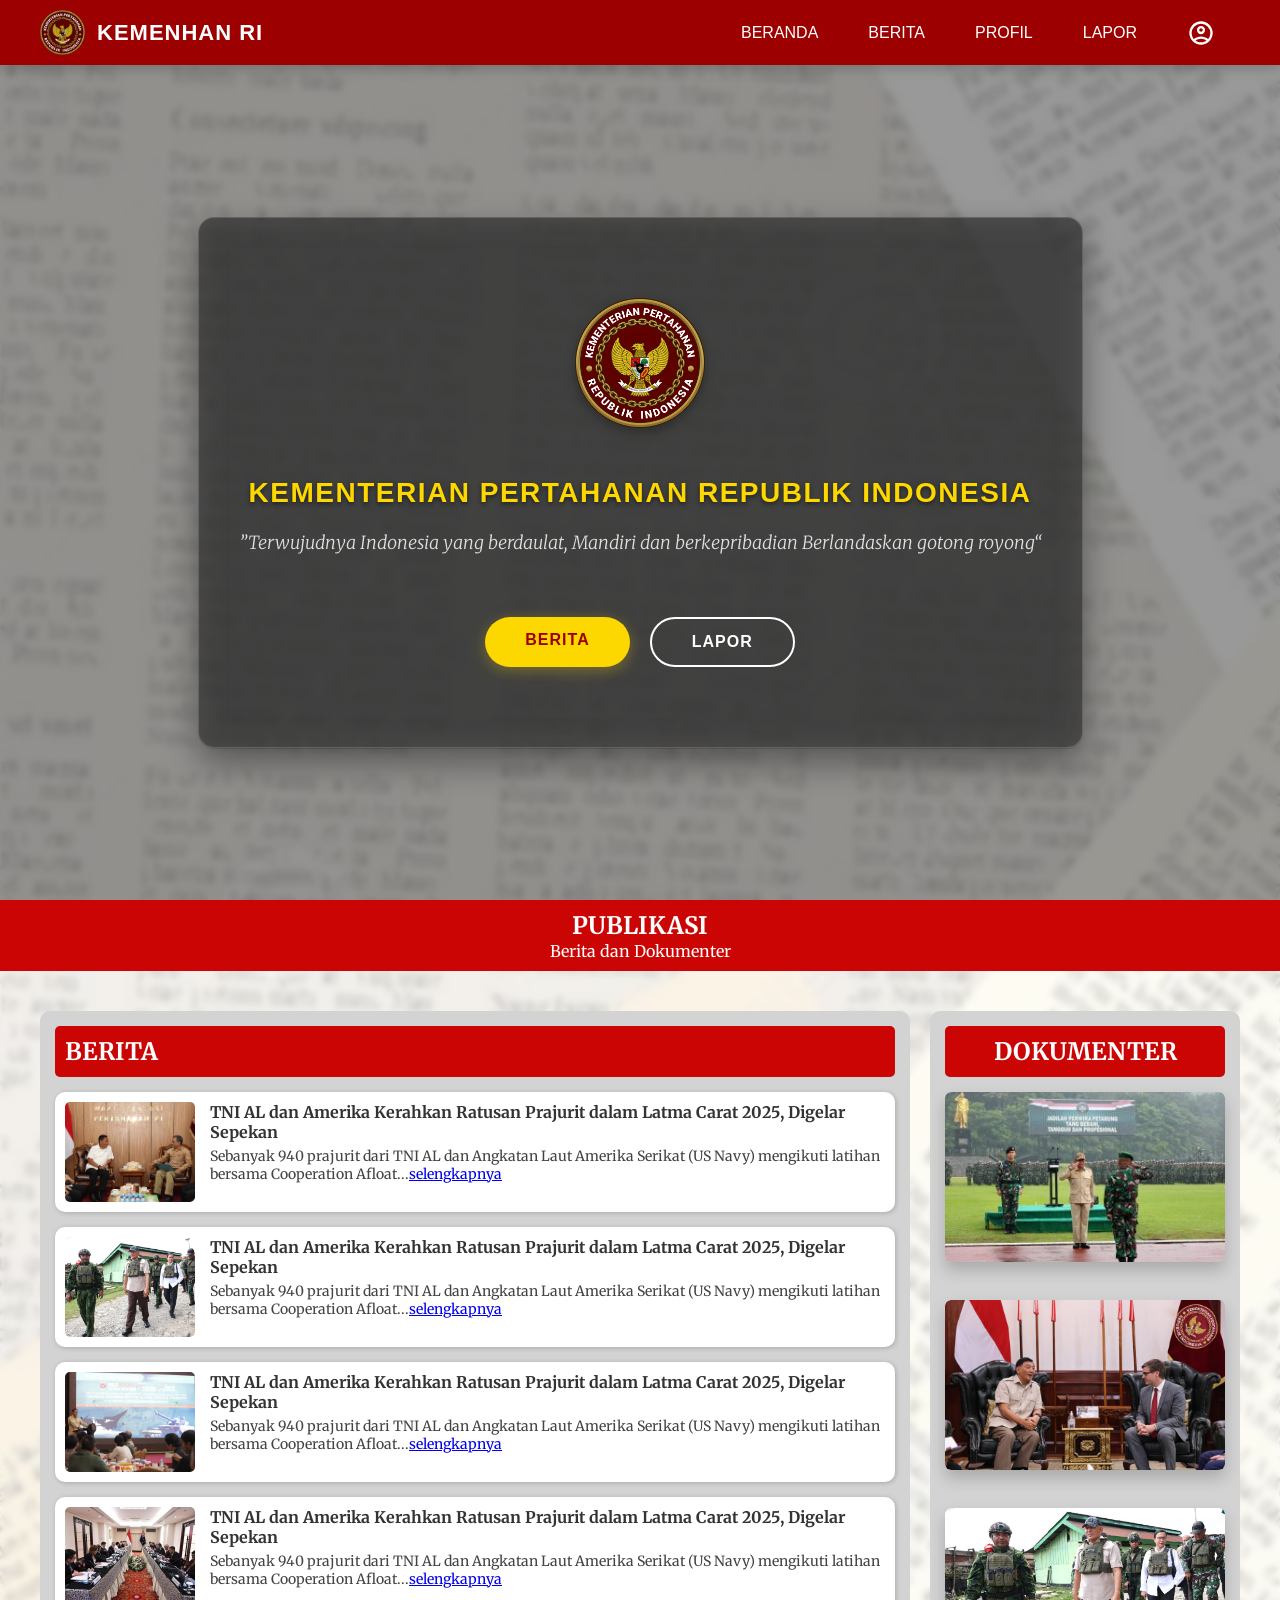
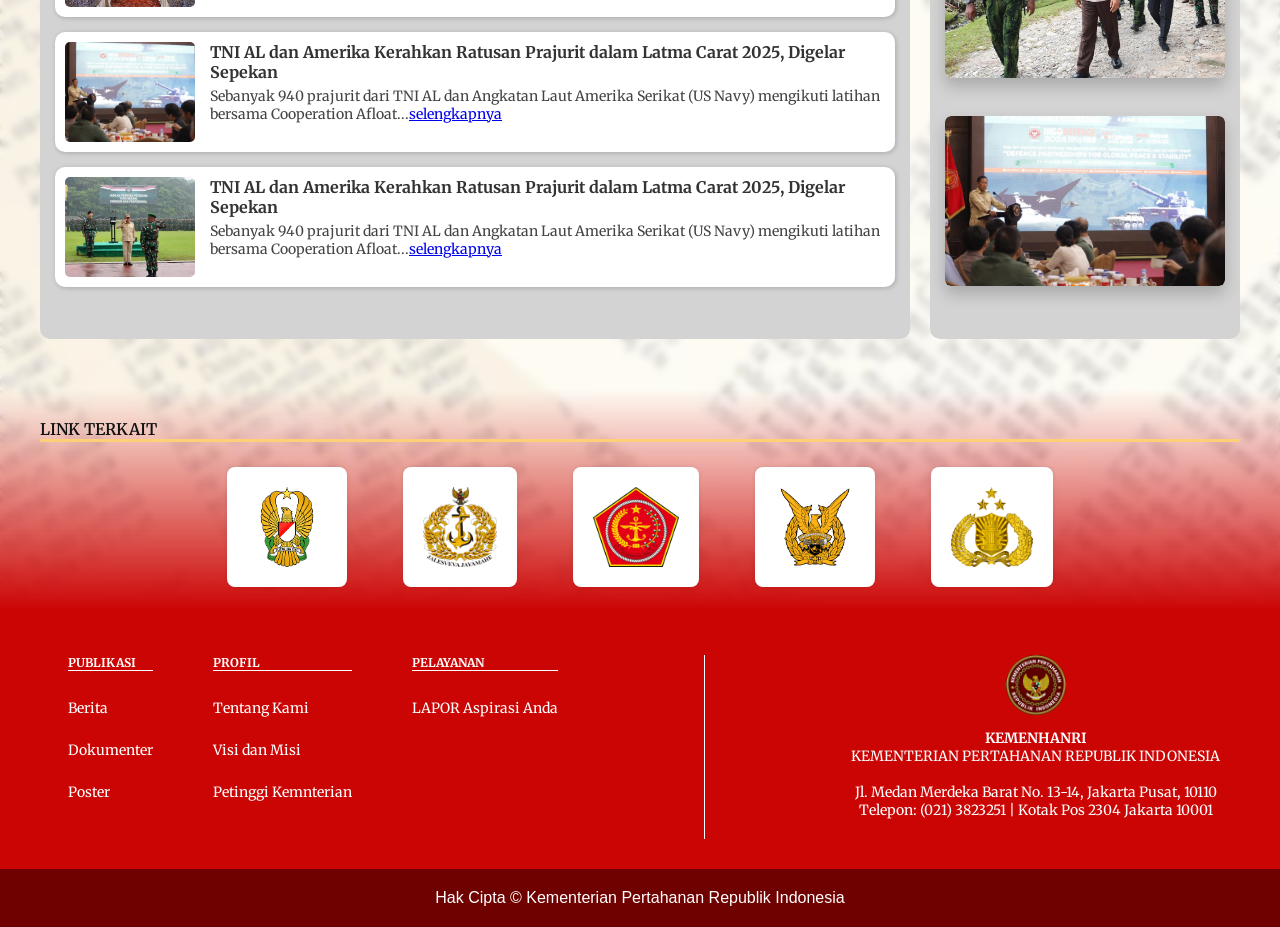
<file: index.html>
<!DOCTYPE html>
<html lang="en">
<head>
    <link rel="icon" type="asset/image/png" href="asset/image/logo.png">
    <meta charset="UTF-8">
    <meta name="viewport" content="width=device-width, initial-scale=1.0">
    <title>KEMENTERIAN PERTAHANAN REPUBLIK INDONESIA</title>
    <link rel="stylesheet" href="css/index.css">
</head>
<body>
<div class="bg-blurhome">
    <nav>
        <ul>
            <li class="nav-logo">
                <a href="index.html">
                    <img class="logo" src="asset/image/logo.png" alt="Logo Kemenhan">
                    <span>KEMENHAN RI</span>
                </a>
            </li>
            <li><a href="index.html">BERANDA</a></li>
            <li><a href="berita.html">BERITA</a></li>
            <li><a href="profil.html">PROFIL</a></li>
            <li><a href="lapor.html">LAPOR</a></li>
            <li><a href="akun.html" class="nav-icon"><svg xmlns="http://www.w3.org/2000/svg" height="28px" viewBox="0 -960 960 960" width="28px" fill="currentColor"><path d="M234-276q51-39 114-61.5T480-360q69 0 132 22.5T726-276q35-41 54.5-93T800-480q0-133-93.5-226.5T480-800q-133 0-226.5 93.5T160-480q0 59 19.5 111t54.5 93Zm246-164q-59 0-99.5-40.5T340-580q0-59 40.5-99.5T480-720q59 0 99.5 40.5T620-580q0 59-40.5 99.5T480-440Zm0 360q-83 0-156-31.5T197-197q-54-54-85.5-127T80-480q0-83 31.5-156T197-763q54-54 127-85.5T480-880q83 0 156 31.5T763-763q54 54 85.5 127T880-480q0 83-31.5 156T763-197q-54 54-127 85.5T480-80Zm0-80q53 0 100-15.5t86-44.5q-39-29-86-44.5T480-280q-53 0-100 15.5T294-220q39 29 86 44.5T480-160Zm0-360q26 0 43-17t17-43q0-26-17-43t-43-17q-26 0-43 17t-17 43q0 26 17 43t43 17Zm0-60Zm0 360Z"/></svg></a></li>
        </ul>
    </nav>
    
<!-- video -->
  <section class="overlay">
        <video autoplay muted loop playsinline>
            <source src="asset/vid/lv_0_20250615223136.mp4" type="video/mp4">
            Your browser does not support the video tag.
        </video>

    <div class="overlay-content">
          <div class="overlay-logo">
            <img class="logokemenhan" src="asset/image/logo.png" alt="logo">
          </div>
          <br>
          <div class="overlay-isi">
            <h2 class="overlay-judul">KEMENTERIAN PERTAHANAN REPUBLIK INDONESIA</h2>
            <h2 class="overlay-visi">”Terwujudnya Indonesia yang berdaulat, Mandiri dan berkepribadian Berlandaskan gotong royong“</h2>
          </div>
          <br>
          <div class="overlay-subisi">
              <a href="berita.html" class="btn-primary">BERITA</a>
              <a href="lapor.html" class="btn-secondary">LAPOR</a>
          </div>
    </div>  
  </section>

  <div class="pemisah">
    <h2>PUBLIKASI</h2>
    <p>Berita dan Dokumenter</p>
  </div>

  <!-- Konten utama -->
   <div class="container">
    <!-- Artikel -->
    <div class="artikel">
      <h2 class="judul-bagian-artikel">BERITA</h2>
      <div class="card">
        <img src="asset/image/1.jpg" alt="Gambar Artikel">
        <div class="konten">
          <h3>TNI AL dan Amerika Kerahkan Ratusan Prajurit dalam Latma Carat 2025, Digelar Sepekan</h3>
          <p>Sebanyak 940 prajurit dari TNI AL dan Angkatan Laut Amerika Serikat (US Navy) mengikuti latihan bersama Cooperation Afloat...<a href="readmore.html">selengkapnya</a></p>
        </div>
      </div>
      <!-- Duplikat 3 kali -->
      <div class="card">
        <img src="asset/image/10.jpg" alt="Gambar Artikel">
        <div class="konten">
          <h3>TNI AL dan Amerika Kerahkan Ratusan Prajurit dalam Latma Carat 2025, Digelar Sepekan</h3>
          <p>Sebanyak 940 prajurit dari TNI AL dan Angkatan Laut Amerika Serikat (US Navy) mengikuti latihan bersama Cooperation Afloat...<a href="readmore.html">selengkapnya</a></p>
        </div>
      </div>
      <div class="card">
        <img src="asset/image/3.jpg" alt="Gambar Artikel">
        <div class="konten">
          <h3>TNI AL dan Amerika Kerahkan Ratusan Prajurit dalam Latma Carat 2025, Digelar Sepekan</h3>
          <p>Sebanyak 940 prajurit dari TNI AL dan Angkatan Laut Amerika Serikat (US Navy) mengikuti latihan bersama Cooperation Afloat...<a href="readmore.html">selengkapnya</a></p>
        </div>
      </div>
      <div class="card">
        <img src="asset/image/5.jpg" alt="Gambar Artikel">
        <div class="konten">
          <h3>TNI AL dan Amerika Kerahkan Ratusan Prajurit dalam Latma Carat 2025, Digelar Sepekan</h3>
          <p>Sebanyak 940 prajurit dari TNI AL dan Angkatan Laut Amerika Serikat (US Navy) mengikuti latihan bersama Cooperation Afloat...<a href="readmore.html">selengkapnya</a></p>
        </div>
      </div>
      <div class="card">
        <img src="asset/image/3.jpg" alt="Gambar Artikel">
        <div class="konten">
          <h3>TNI AL dan Amerika Kerahkan Ratusan Prajurit dalam Latma Carat 2025, Digelar Sepekan</h3>
          <p>Sebanyak 940 prajurit dari TNI AL dan Angkatan Laut Amerika Serikat (US Navy) mengikuti latihan bersama Cooperation Afloat...<a href="readmore.html">selengkapnya</a></p>
        </div>
      </div>
       <div class="card">
        <img src="asset/image/7.jpg" alt="Gambar Artikel">
        <div class="konten">
          <h3>TNI AL dan Amerika Kerahkan Ratusan Prajurit dalam Latma Carat 2025, Digelar Sepekan</h3>
          <p>Sebanyak 940 prajurit dari TNI AL dan Angkatan Laut Amerika Serikat (US Navy) mengikuti latihan bersama Cooperation Afloat...<a href="readmore.html">selengkapnya</a></p>
        </div>
      </div>
    </div>

    <!-- Kolom Berita -->
    <div class="dokumenter">
      <h2 class="judul-bagian-dokumenter">DOKUMENTER</h2>
      <div class="box-dokumenter">
          <img src="asset/image/7.jpg" alt="Judul Dokumenter">   
        <div class="dokumenter-content">
          <p>Wamenhan Resmi Buka Diksarmil Unhan RI Cohort-6, Wujud Nyata Siapkan Generasi Muda yang Tangguh</p>
        </div>
      </div>
      <div class="box-dokumenter">
        <img src="asset/image/9.jpg" alt="Berita">
        <div class="dokumenter-content">
          <p>Wamenhan Terima Kunjungan Ketua Harian Forum Bela Negara di Kementerian Pertahanan</p>
        </div>
      </div>
      <div class="box-dokumenter">
        <img src="asset/image/10.jpg" alt="Berita">
        <div class="dokumenter-content">
          <p>Pastikan Sinergisitas Pertahanan dan Keuangan Negara, Menhan-Menkeu Kunjungi Prajurit TNI di Garis Terdepan Papua</p>
        </div>
      </div>
       <div class="box-dokumenter">
        <img src="asset/image/3.jpg" alt="Berita">
        <div class="dokumenter-content">
          <p>Kemhan Gelar Press Gathering Indo Defence 2024, Perkuat Kemitraan Pertahanan untuk Perdamaian Global</p>
        </div>
      </div>
    </div>
  </div>


  <div class="link-terkait">
    <div class="judul-link">
      <h4>LINK TERKAIT</h4>
    </div>
    <div class="logo-terkait">
      <a target="_blank" href="https://tniad.mil.id/"> <img src="asset/image/tniad.png" alt="Logo 1"></a>
      <a target="_blank" href="https://www.tnial.mil.id/"><img src="asset/image/tnial.png" alt="Logo 2"></a>
      <a target="_blank" href="https://tni.mil.id/home"><img src="asset/image/tni.png" alt="Logo 3"></a>
      <a tarFget="_blank" href="https://www.tni-au.mil.id/"><img src="asset/image/tniau.png" alt="Logo 4"></a>
      <a target="_blank" href="https://polri.go.id/"><img src="asset/image/polri.png" alt="Logo 5"></a>
    </div>
  </div>

  

  <!-- FOOTER -->
  <footer class="footer-container">
    <div class="footer-menu">
      <div class="footer-column">
        <h4>PUBLIKASI</h4><br>
        <a href="berita.html">Berita</a><br>
        <a href="index.html">Dokumenter</a><br>
        <a href="berita.html">Poster</a><br>
      </div>
      <div class="footer-column">
        <h4>PROFIL</h4><br>
        <a href="profil.html">Tentang Kami</a><br>
        <a href="profil.html">Visi dan Misi</a><br>
        <a href="profil.html">Petinggi Kemnterian</a>
      </div>
      <div class="footer-column">
        <h4>PELAYANAN</h4><br>
        <a href="lapor.html">LAPOR Aspirasi Anda</a>
      </div>
    </div>

    <div class="footer-divider"></div>

    <div class="footer-info">
      <img src="asset/image/logo.png" alt="Logo Kemenhan" class="logo">
      <h4>KEMENHANRI</h4>
      <p>KEMENTERIAN PERTAHANAN REPUBLIK INDONESIA</p>
      <br>
      <p>Jl. Medan Merdeka Barat No. 13-14, Jakarta Pusat, 10110</p>
      <p>Telepon: (021) 3823251 | Kotak Pos 2304 Jakarta 10001</p>
    </div>
  </footer>
    <div class="kopikanan">
      <p>Hak Cipta © Kementerian Pertahanan Republik Indonesia</p>
    </div>
</div>

    
</body>
</html>
</file>
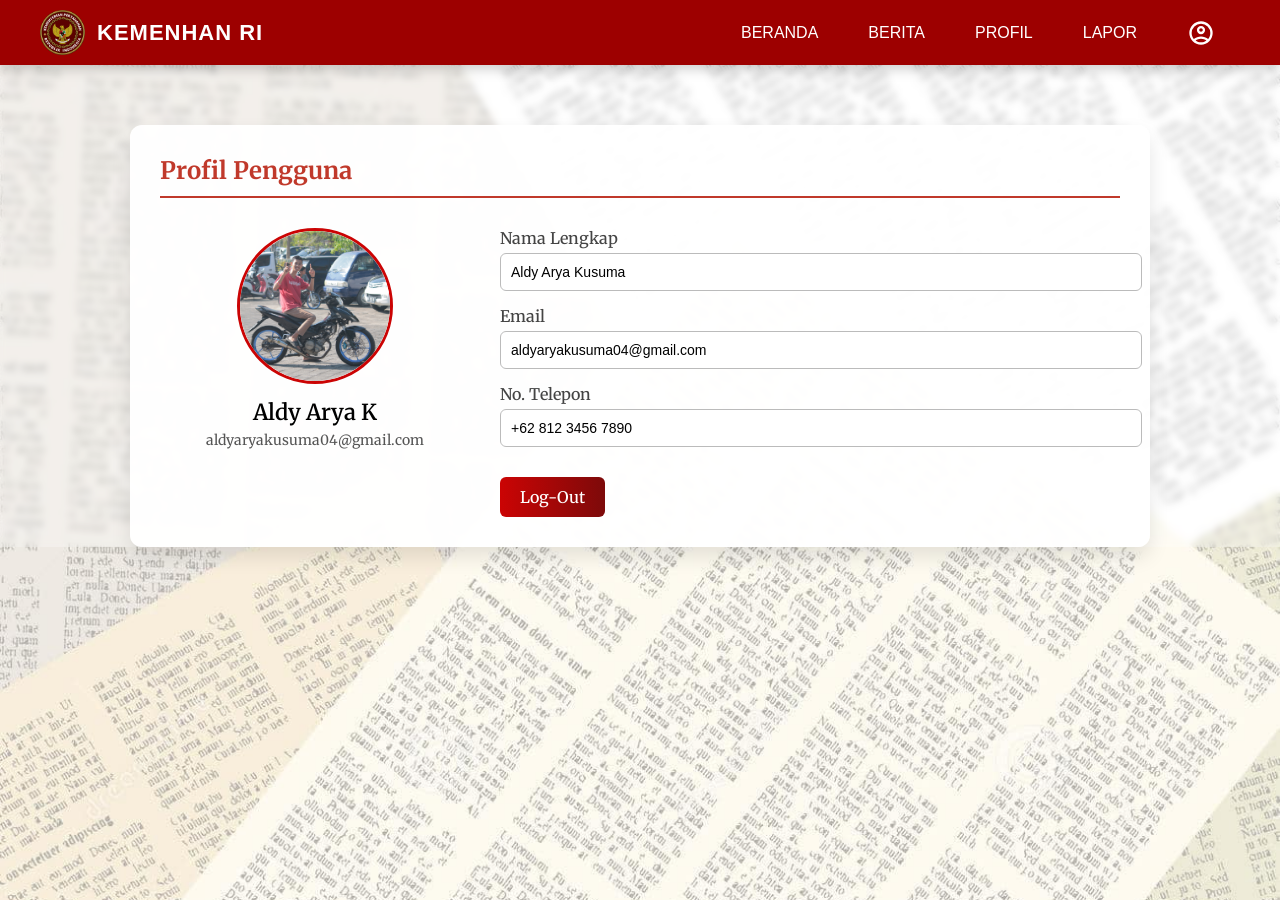
<file: akun.html>
<!DOCTYPE html>
<html lang="en">
<head>
    <link rel="icon" type="asset/image/png" href="asset/image/logo.png" >
    <meta charset="UTF-8">
    <meta name="viewport" content="width=device-width, initial-scale=1.0">
    <title>KEMENTERIAN PERTAHANAN REPUBLIK INDONESIA</title>
    <link rel="stylesheet" href="css/akun.css">
</head>
<body>
    <nav>
        <ul>
            <li class="nav-logo">
                <a href="index.html">
                    <img class="logo" src="asset/image/logo.png" alt="Logo Kemenhan">
                    <span>KEMENHAN RI</span>
                </a>
            </li>
            <li><a href="index.html">BERANDA</a></li>
            <li><a href="berita.html">BERITA</a></li>
            <li><a href="profil.html">PROFIL</a></li>
            <li><a href="lapor.html">LAPOR</a></li>
            <li><a href="akun.html" class="nav-icon"><svg xmlns="http://www.w3.org/2000/svg" height="28px" viewBox="0 -960 960 960" width="28px" fill="currentColor"><path d="M234-276q51-39 114-61.5T480-360q69 0 132 22.5T726-276q35-41 54.5-93T800-480q0-133-93.5-226.5T480-800q-133 0-226.5 93.5T160-480q0 59 19.5 111t54.5 93Zm246-164q-59 0-99.5-40.5T340-580q0-59 40.5-99.5T480-720q59 0 99.5 40.5T620-580q0 59-40.5 99.5T480-440Zm0 360q-83 0-156-31.5T197-197q-54-54-85.5-127T80-480q0-83 31.5-156T197-763q54-54 127-85.5T480-880q83 0 156 31.5T763-763q54 54 85.5 127T880-480q0 83-31.5 156T763-197q-54 54-127 85.5T480-80Zm0-80q53 0 100-15.5t86-44.5q-39-29-86-44.5T480-280q-53 0-100 15.5T294-220q39 29 86 44.5T480-160Zm0-360q26 0 43-17t17-43q0-26-17-43t-43-17q-26 0-43 17t-17 43q0 26 17 43t43 17Zm0-60Zm0 360Z"/></svg></a></li>
        </ul>
    </nav>

<div class="bg-blur">
  <!-- Konten Profil -->
  <main class="container">
    <h2 class="section-title">Profil Pengguna</h2>

    <div class="profile">
      <div class="profile-image">
        <img src="asset/image/profil.JPG" alt="Foto Pengguna">
        <h3 class="user-name">Aldy Arya K</h3>
        <p class="user-email">aldyaryakusuma04@gmail.com</p>
      </div>
      <div class="profile-info">
        <div class="info-item">
          <label>Nama Lengkap</label>
          <input type="text" value="Aldy Arya Kusuma" readonly>
        </div>
        <div class="info-item">
          <label>Email</label>
          <input type="email" value="aldyaryakusuma04@gmail.com" readonly>
        </div>
        <div class="info-item">
          <label>No. Telepon</label>
          <input type="text" value="+62 812 3456 7890" readonly>
        </div>
        <div class="gap-akun">
          <a href="berandanonlogin.html" class="edit-button">Log-Out</a>
        </div>
      </div>
    </div>
  </main>
    

</body>
</html>
</file>
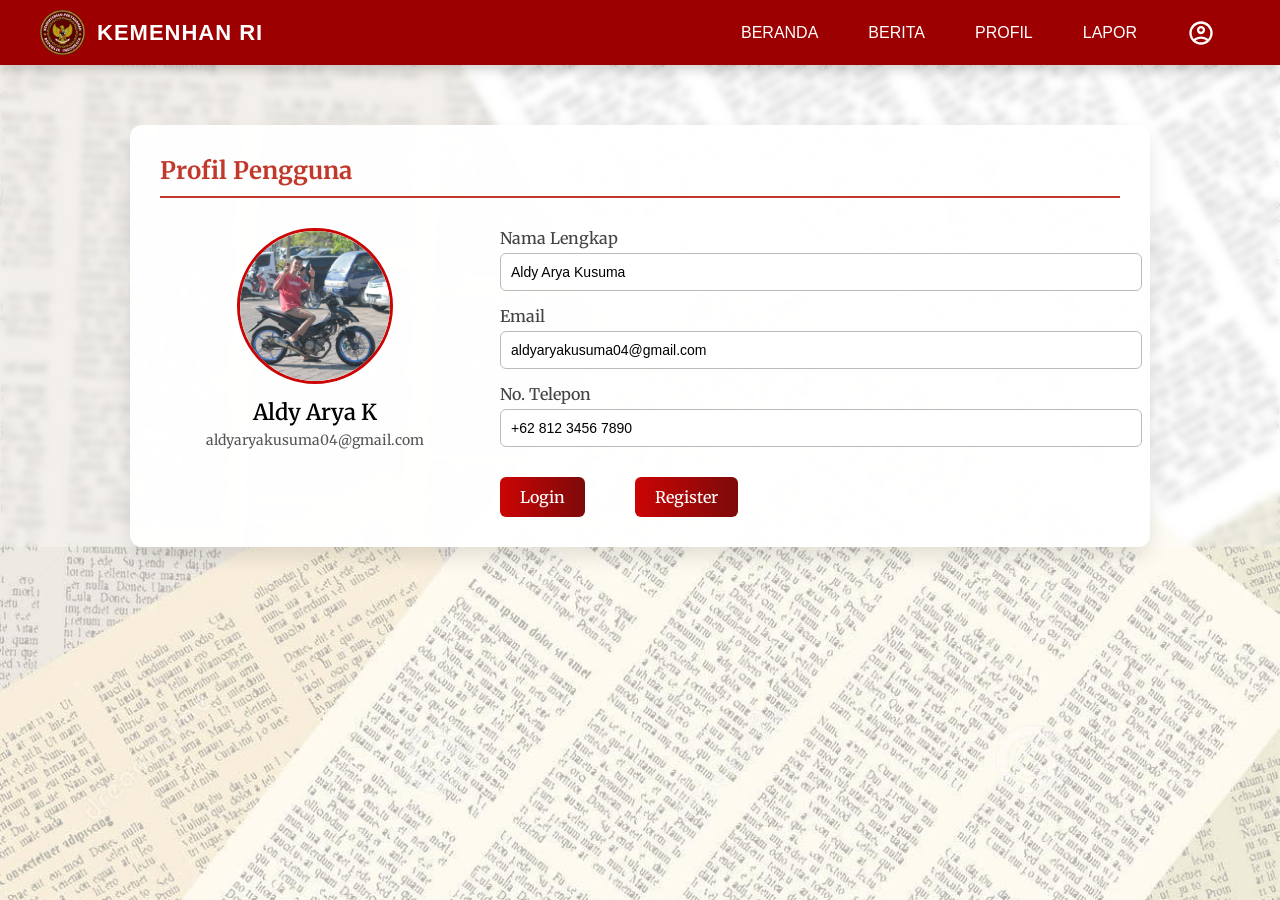
<file: akunlogin.html>
<!DOCTYPE html>
<html lang="en">
<head>
    <link rel="icon" type="asset/image/png" href="asset/image/logo.png" >
    <meta charset="UTF-8">
    <meta name="viewport" content="width=device-width, initial-scale=1.0">
    <title>KEMENTERIAN PERTAHANAN REPUBLIK INDONESIA</title>
    <link rel="stylesheet" href="css/akunlogin.css">
</head>
<body>
    <nav>
        <ul>
            <li class="nav-logo">
                <a href="login.html">
                    <img class="logo" src="asset/image/logo.png" alt="Logo Kemenhan">
                    <span>KEMENHAN RI</span>
                </a>
            </li>
            <li><a href="login.html">BERANDA</a></li>
            <li><a href="login.html">BERITA</a></li>
            <li><a href="login.html">PROFIL</a></li>
            <li><a href="login.html">LAPOR</a></li>
            <li><a href="akunlogin.html" class="nav-icon"><svg xmlns="http://www.w3.org/2000/svg" height="28px" viewBox="0 -960 960 960" width="28px" fill="currentColor"><path d="M234-276q51-39 114-61.5T480-360q69 0 132 22.5T726-276q35-41 54.5-93T800-480q0-133-93.5-226.5T480-800q-133 0-226.5 93.5T160-480q0 59 19.5 111t54.5 93Zm246-164q-59 0-99.5-40.5T340-580q0-59 40.5-99.5T480-720q59 0 99.5 40.5T620-580q0 59-40.5 99.5T480-440Zm0 360q-83 0-156-31.5T197-197q-54-54-85.5-127T80-480q0-83 31.5-156T197-763q54-54 127-85.5T480-880q83 0 156 31.5T763-763q54 54 85.5 127T880-480q0 83-31.5 156T763-197q-54 54-127 85.5T480-80Zm0-80q53 0 100-15.5t86-44.5q-39-29-86-44.5T480-280q-53 0-100 15.5T294-220q39 29 86 44.5T480-160Zm0-360q26 0 43-17t17-43q0-26-17-43t-43-17q-26 0-43 17t-17 43q0 26 17 43t43 17Zm0-60Zm0 360Z"/></svg></a></li>
        </ul>
    </nav>

<div class="bg-blur">
  <!-- Konten Profil -->
  <main class="container">
    <h2 class="section-title">Profil Pengguna</h2>

    <div class="profile">
      <div class="profile-image">
        <img src="asset/image/profil.JPG" alt="Foto Pengguna">
        <h3 class="user-name">Aldy Arya K</h3>
        <p class="user-email">aldyaryakusuma04@gmail.com</p>
      </div>
      <div class="profile-info">
        <div class="info-item">
          <label>Nama Lengkap</label>
          <input type="text" value="Aldy Arya Kusuma" readonly>
        </div>
        <div class="info-item">
          <label>Email</label>
          <input type="email" value="aldyaryakusuma04@gmail.com" readonly>
        </div>
        <div class="info-item">
          <label>No. Telepon</label>
          <input type="text" value="+62 812 3456 7890" readonly>
        </div>
        <div class="gap-akun">
          <a target="_blank" href="login.html" class="edit-button">Login</a>
          <a target="_blank" href="register.html" class="edit-button">Register</a>
        </div>
      </div>
    </div>
  </main>
    

</body>
</html>
</file>
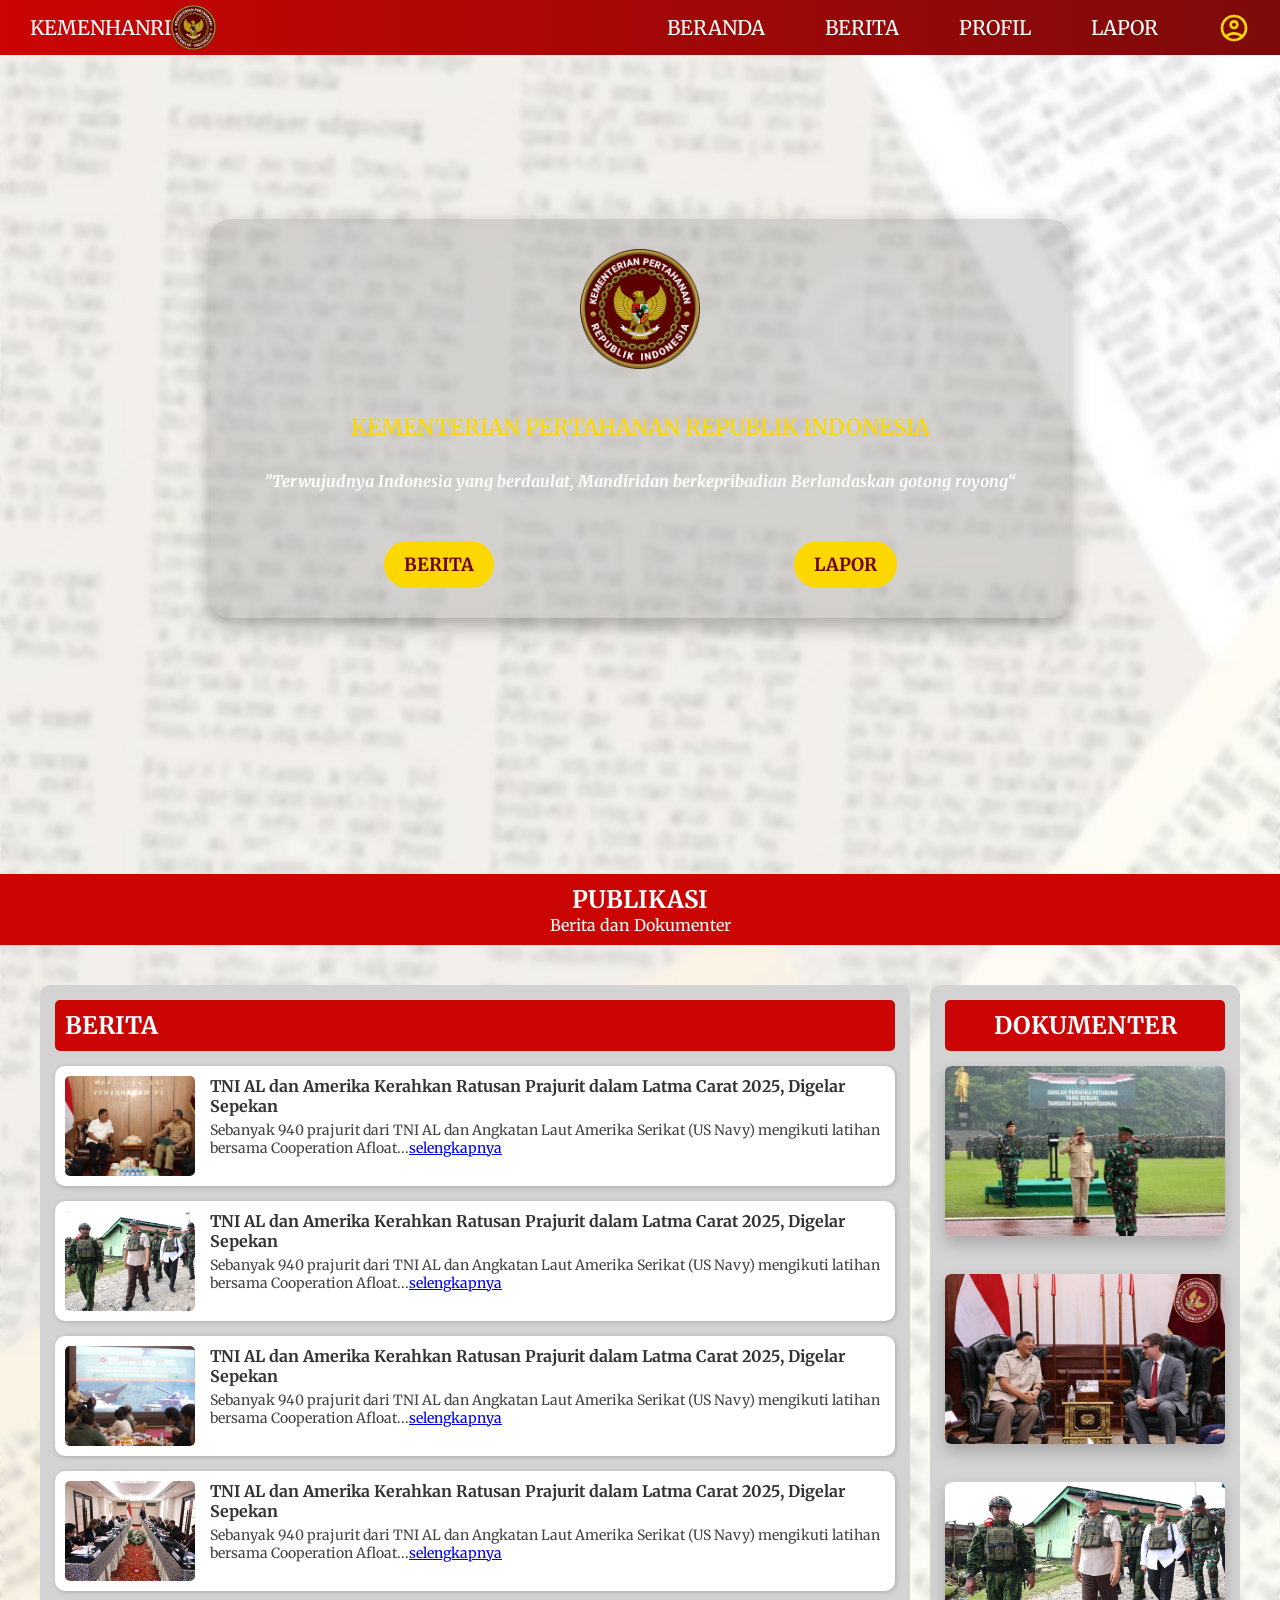
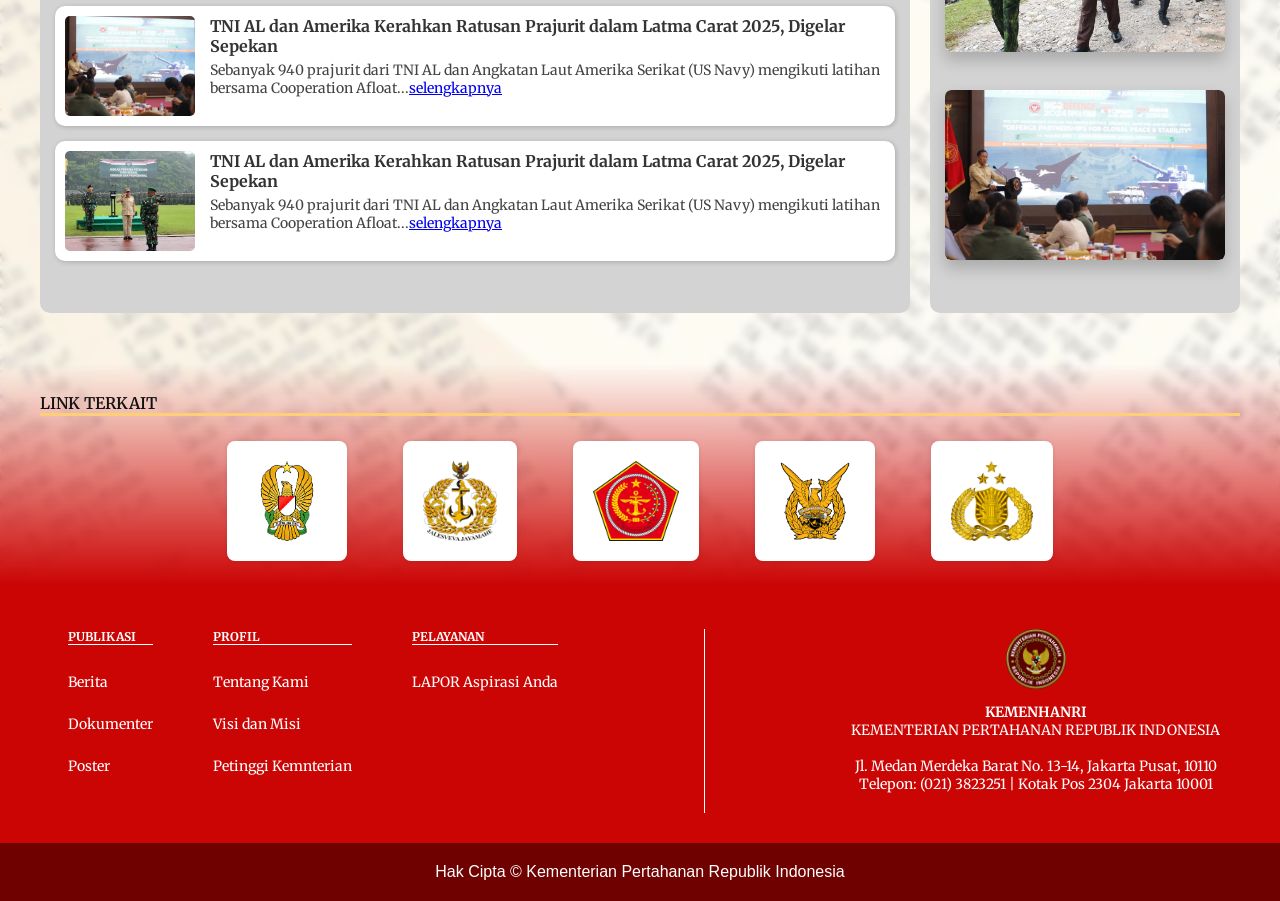
<file: beranda.html>
<!DOCTYPE html>
<html lang="en">
<head>
    <link rel="icon" type="asset/image/png" href="asset/image/logo.png">
    <meta charset="UTF-8">
    <meta name="viewport" content="width=device-width, initial-scale=1.0">
    <title>KEMENTERIAN PERTAHANAN REPUBLIK INDONESIA</title>
    <link rel="stylesheet" href="asset/beranda.css">
</head>
<body>
<div class="bg-blurhome">
    <nav>
        <ul>
            <ul>
            <li><a href="beranda.html">KEMENHANRI <img class="logo" src="asset/image/logo.png" alt=""></a></li>
            <li><a href="beranda.html">BERANDA</a></li>
            <li><a href="berita.html">BERITA</a></li>
            <li><a href="profil.html">PROFIL</a></li>
            <li><a href="lapor.html">LAPOR</a></li>
            <li><a href="akun.html"><svg xmlns="http://www.w3.org/2000/svg" height="32px" viewBox="0 -960 960 960" width="32px" fill="#fdd700"><path d="M234-276q51-39 114-61.5T480-360q69 0 132 22.5T726-276q35-41 54.5-93T800-480q0-133-93.5-226.5T480-800q-133 0-226.5 93.5T160-480q0 59 19.5 111t54.5 93Zm246-164q-59 0-99.5-40.5T340-580q0-59 40.5-99.5T480-720q59 0 99.5 40.5T620-580q0 59-40.5 99.5T480-440Zm0 360q-83 0-156-31.5T197-197q-54-54-85.5-127T80-480q0-83 31.5-156T197-763q54-54 127-85.5T480-880q83 0 156 31.5T763-763q54 54 85.5 127T880-480q0 83-31.5 156T763-197q-54 54-127 85.5T480-80Zm0-80q53 0 100-15.5t86-44.5q-39-29-86-44.5T480-280q-53 0-100 15.5T294-220q39 29 86 44.5T480-160Zm0-360q26 0 43-17t17-43q0-26-17-43t-43-17q-26 0-43 17t-17 43q0 26 17 43t43 17Zm0-60Zm0 360Z"/></svg></a></li>
        </ul>
    </nav>
    
<!-- video -->
  <section class="overlay">
        <video autoplay muted loop playsinline>
            <source src="asset/vid/lv_0_20250615223136.mp4" type="video/mp4">
            Your browser does not support the video tag.
        </video>

    <div class="overlay-content">
          <div class="overlay-logo">
            <img class="logokemenhan" src="asset/image/logo.png" alt="logo">
          </div>
          <br>
          <div class="overlay-isi">
            <h2 class="overlay-judul">KEMENTERIAN PERTAHANAN REPUBLIK INDONESIA</h2>
            <h2 class="overlay-visi">”Terwujudnya Indonesia yang berdaulat, Mandiridan berkepribadian Berlandaskan gotong royong“</h2>
          </div>
          <br>
          <div class="overlay-subisi">
            <div class="overlay-isiberita">
              <ul class="overlay-ul">
                <li class="list-beranda"><a href="berita.html">BERITA</a></li>
              </ul>
            </div>
            <div class="overlay-isilapor">
              <ul class="overlay-ul">
                <li class="list-beranda"><a href="lapor.html">LAPOR</a></li>
              </ul>
            </div>
          </div>
    </div>  
  </section>

  <div class="pemisah">
    <h2>PUBLIKASI</h2>
    <p>Berita dan Dokumenter</p>
  </div>

  <!-- Konten utama -->
   <div class="container">
    <!-- Artikel -->
    <div class="artikel">
      <h2 class="judul-bagian-artikel">BERITA</h2>
      <div class="card">
        <img src="asset/image/1.jpg" alt="Gambar Artikel">
        <div class="konten">
          <h3>TNI AL dan Amerika Kerahkan Ratusan Prajurit dalam Latma Carat 2025, Digelar Sepekan</h3>
          <p>Sebanyak 940 prajurit dari TNI AL dan Angkatan Laut Amerika Serikat (US Navy) mengikuti latihan bersama Cooperation Afloat...<a href="readmore.html">selengkapnya</a></p>
        </div>
      </div>
      <!-- Duplikat 3 kali -->
      <div class="card">
        <img src="asset/image/10.jpg" alt="Gambar Artikel">
        <div class="konten">
          <h3>TNI AL dan Amerika Kerahkan Ratusan Prajurit dalam Latma Carat 2025, Digelar Sepekan</h3>
          <p>Sebanyak 940 prajurit dari TNI AL dan Angkatan Laut Amerika Serikat (US Navy) mengikuti latihan bersama Cooperation Afloat...<a href="readmore.html">selengkapnya</a></p>
        </div>
      </div>
      <div class="card">
        <img src="asset/image/3.jpg" alt="Gambar Artikel">
        <div class="konten">
          <h3>TNI AL dan Amerika Kerahkan Ratusan Prajurit dalam Latma Carat 2025, Digelar Sepekan</h3>
          <p>Sebanyak 940 prajurit dari TNI AL dan Angkatan Laut Amerika Serikat (US Navy) mengikuti latihan bersama Cooperation Afloat...<a href="readmore.html">selengkapnya</a></p>
        </div>
      </div>
      <div class="card">
        <img src="asset/image/5.jpg" alt="Gambar Artikel">
        <div class="konten">
          <h3>TNI AL dan Amerika Kerahkan Ratusan Prajurit dalam Latma Carat 2025, Digelar Sepekan</h3>
          <p>Sebanyak 940 prajurit dari TNI AL dan Angkatan Laut Amerika Serikat (US Navy) mengikuti latihan bersama Cooperation Afloat...<a href="readmore.html">selengkapnya</a></p>
        </div>
      </div>
      <div class="card">
        <img src="asset/image/3.jpg" alt="Gambar Artikel">
        <div class="konten">
          <h3>TNI AL dan Amerika Kerahkan Ratusan Prajurit dalam Latma Carat 2025, Digelar Sepekan</h3>
          <p>Sebanyak 940 prajurit dari TNI AL dan Angkatan Laut Amerika Serikat (US Navy) mengikuti latihan bersama Cooperation Afloat...<a href="readmore.html">selengkapnya</a></p>
        </div>
      </div>
       <div class="card">
        <img src="asset/image/7.jpg" alt="Gambar Artikel">
        <div class="konten">
          <h3>TNI AL dan Amerika Kerahkan Ratusan Prajurit dalam Latma Carat 2025, Digelar Sepekan</h3>
          <p>Sebanyak 940 prajurit dari TNI AL dan Angkatan Laut Amerika Serikat (US Navy) mengikuti latihan bersama Cooperation Afloat...<a href="readmore.html">selengkapnya</a></p>
        </div>
      </div>
    </div>

    <!-- Kolom Berita -->
    <div class="dokumenter">
      <h2 class="judul-bagian-dokumenter">DOKUMENTER</h2>
      <div class="box-dokumenter">
          <img src="asset/image/7.jpg" alt="Judul Dokumenter">   
        <div class="dokumenter-content">
          <p>Wamenhan Resmi Buka Diksarmil Unhan RI Cohort-6, Wujud Nyata Siapkan Generasi Muda yang Tangguh</p>
        </div>
      </div>
      <div class="box-dokumenter">
        <img src="asset/image/9.jpg" alt="Berita">
        <div class="dokumenter-content">
          <p>Wamenhan Terima Kunjungan Ketua Harian Forum Bela Negara di Kementerian Pertahanan</p>
        </div>
      </div>
      <div class="box-dokumenter">
        <img src="asset/image/10.jpg" alt="Berita">
        <div class="dokumenter-content">
          <p>Pastikan Sinergisitas Pertahanan dan Keuangan Negara, Menhan-Menkeu Kunjungi Prajurit TNI di Garis Terdepan Papua</p>
        </div>
      </div>
       <div class="box-dokumenter">
        <img src="asset/image/3.jpg" alt="Berita">
        <div class="dokumenter-content">
          <p>Kemhan Gelar Press Gathering Indo Defence 2024, Perkuat Kemitraan Pertahanan untuk Perdamaian Global</p>
        </div>
      </div>
    </div>
  </div>


  <!-- link terkait -->
  <div class="link-terkait">
    <div class="judul-link">
      <h4>LINK TERKAIT</h4>
    </div>
    <div class="logo-terkait">
      <a target="_blank" href="https://tniad.mil.id/"> <img src="asset/image/tniad.png" alt="Logo 1"></a>
      <a target="_blank" href="https://www.tnial.mil.id/"><img src="asset/image/tnial.png" alt="Logo 2"></a>
      <a target="_blank" href="https://tni.mil.id/home"><img src="asset/image/tni.png" alt="Logo 3"></a>
      <a tarFget="_blank" href="https://www.tni-au.mil.id/"><img src="asset/image/tniau.png" alt="Logo 4"></a>
      <a target="_blank" href="https://polri.go.id/"><img src="asset/image/polri.png" alt="Logo 5"></a>
    </div>
  </div>

  

  <!-- FOOTER -->
  <footer class="footer-container">
    <div class="footer-menu">
      <div class="footer-column">
        <h4>PUBLIKASI</h4><br>
        <a href="berita.html">Berita</a><br>
        <a href="beranda.html">Dokumenter</a><br>
        <a href="berita.html">Poster</a><br>
      </div>
      <div class="footer-column">
        <h4>PROFIL</h4><br>
        <a href="profil.html">Tentang Kami</a><br>
        <a href="profil.html">Visi dan Misi</a><br>
        <a href="profil.html">Petinggi Kemnterian</a>
      </div>
      <div class="footer-column">
        <h4>PELAYANAN</h4><br>
        <a href="lapor.html">LAPOR Aspirasi Anda</a>
      </div>
    </div>

    <div class="footer-divider"></div>

    <div class="footer-info">
      <img src="asset/image/logo.png" alt="Logo Kemenhan" class="logo">
      <h4>KEMENHANRI</h4>
      <p>KEMENTERIAN PERTAHANAN REPUBLIK INDONESIA</p>
      <br>
      <p>Jl. Medan Merdeka Barat No. 13-14, Jakarta Pusat, 10110</p>
      <p>Telepon: (021) 3823251 | Kotak Pos 2304 Jakarta 10001</p>
    </div>
  </footer>
    <div class="kopikanan">
      <p>Hak Cipta © Kementerian Pertahanan Republik Indonesia</p>
    </div>
</div>

    
</body>
</html>
</file>
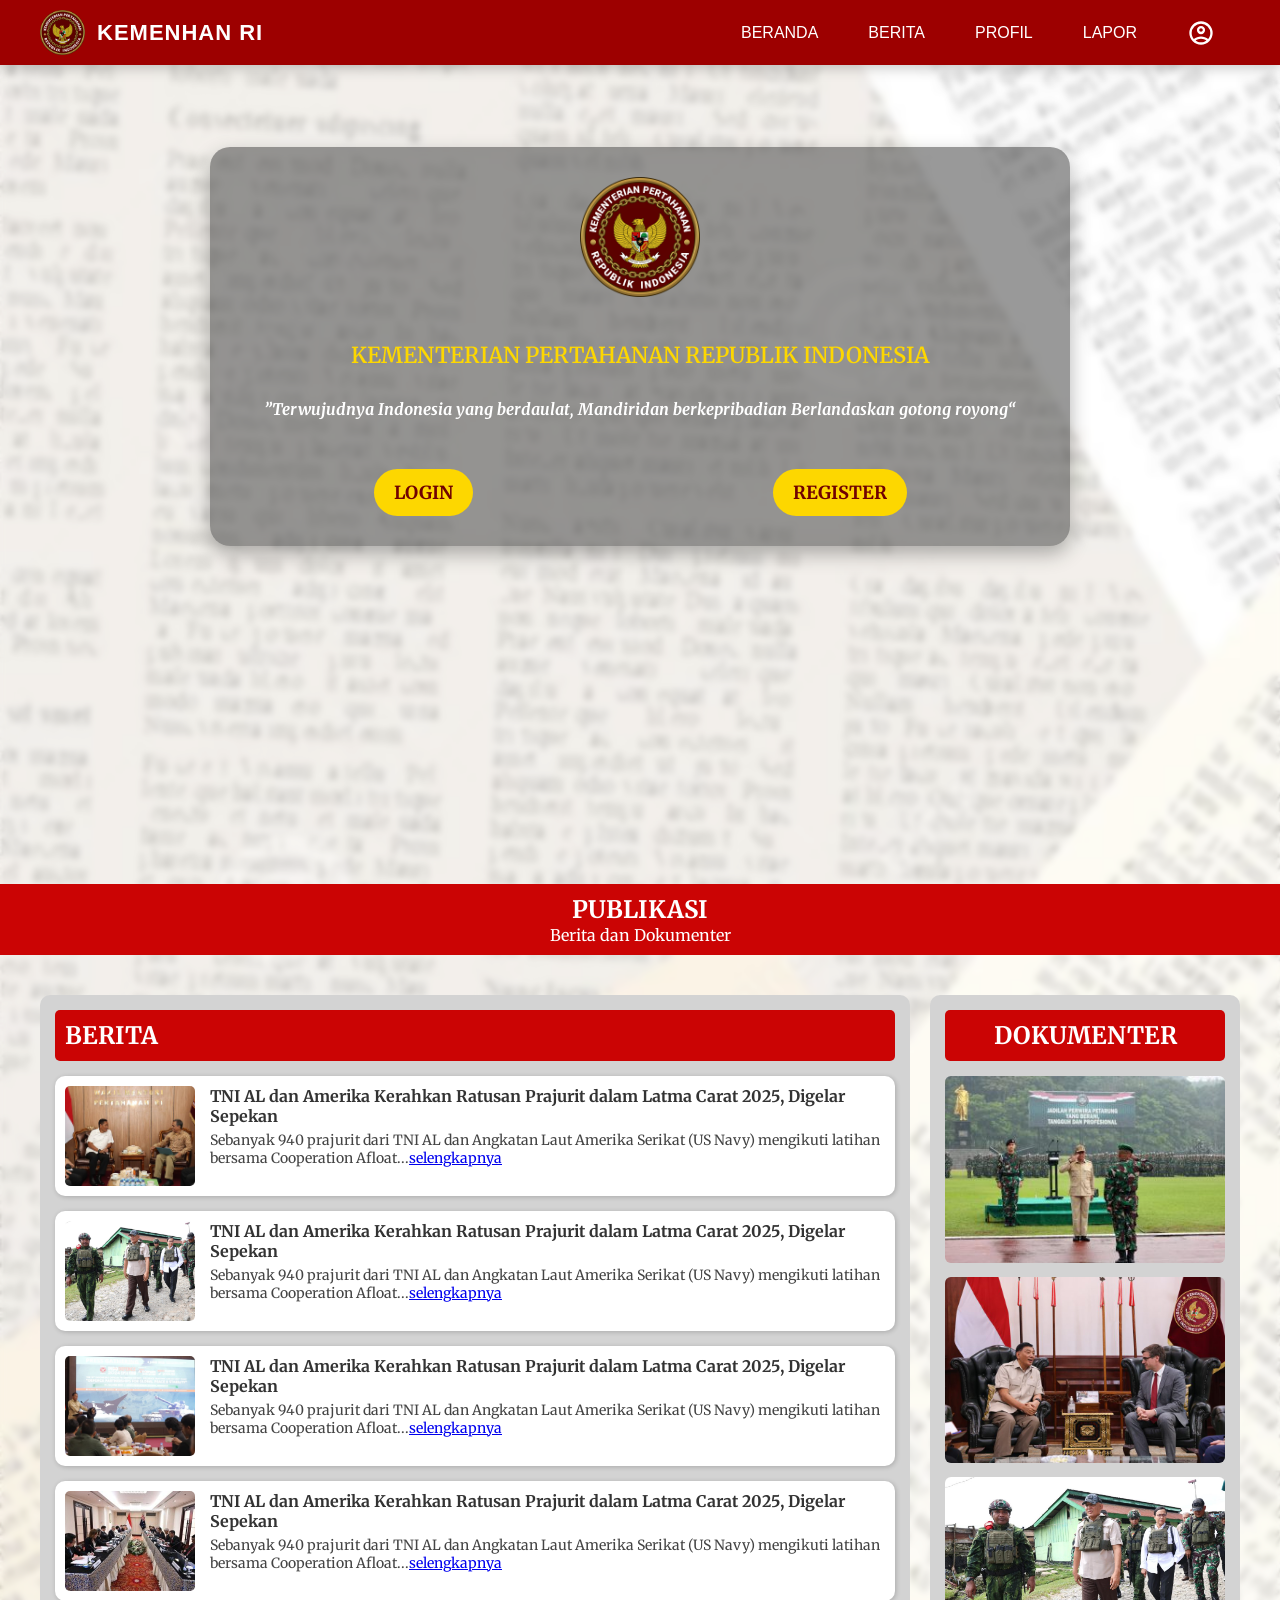
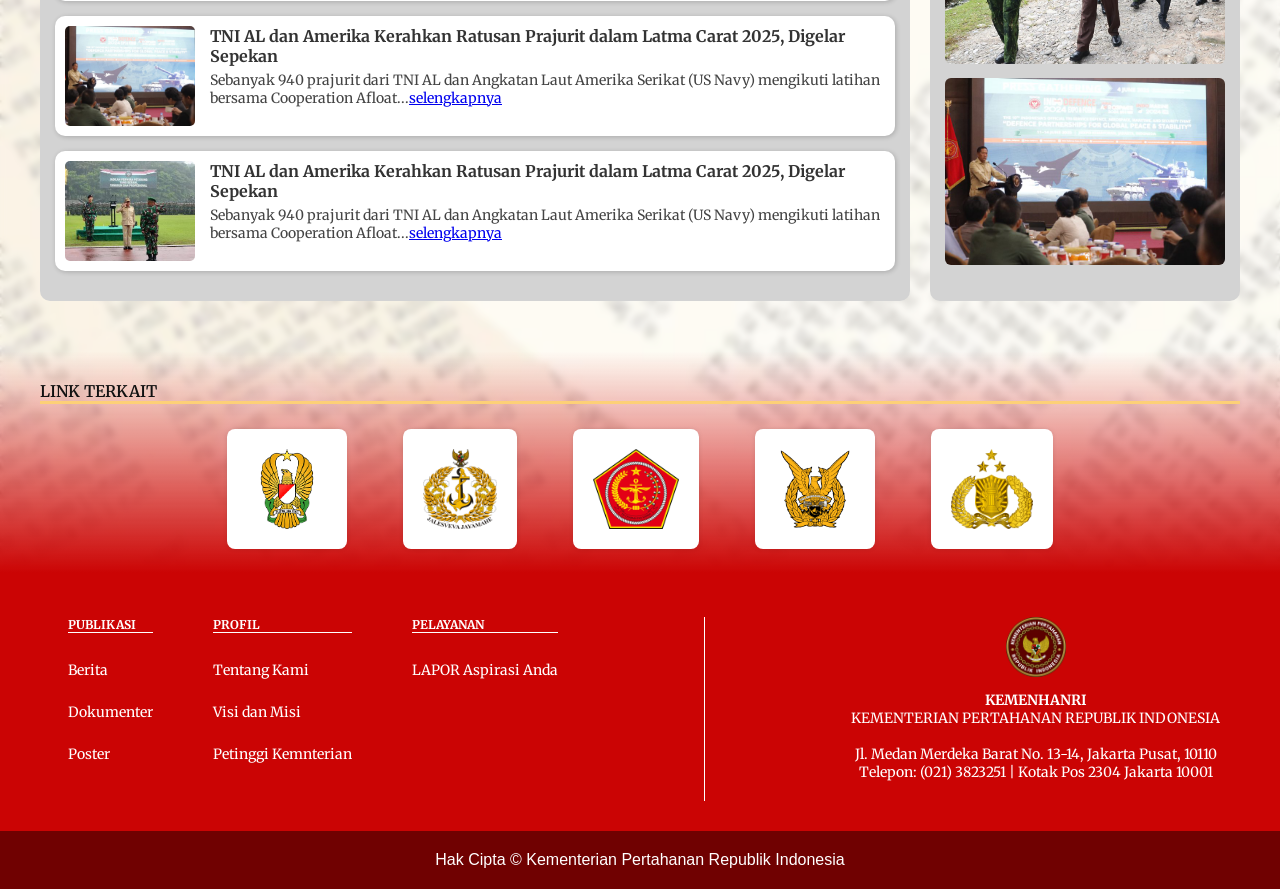
<file: berandanonlogin.html>
<!DOCTYPE html>
<html lang="en">
<head>
    <link rel="icon" type="asset/image/png" href="asset/image/logo.png">
    <meta charset="UTF-8">
    <meta name="viewport" content="width=device-width, initial-scale=1.0">
    <title>KEMENTERIAN PERTAHANAN REPUBLIK INDONESIA</title>
    <link rel="stylesheet" href="css/nonlogin.css">
</head>
<body>
<div class="bg-blurhome">
    <nav>
        <ul>
            <li class="nav-logo">
                <a target="_blank" href="login.html">
                    <img class="logo" src="asset/image/logo.png" alt="Logo Kemenhan">
                    <span>KEMENHAN RI</span>
                </a>
            </li>
            <li><a target="_blank" href="login.html">BERANDA</a></li>
            <li><a target="_blank" href="login.html">BERITA</a></li>
            <li><a target="_blank" href="login.html">PROFIL</a></li>
            <li><a target="_blank" href="login.html">LAPOR</a></li>
            <li><a href="akunlogin.html" class="nav-icon"><svg xmlns="http://www.w3.org/2000/svg" height="28px" viewBox="0 -960 960 960" width="28px" fill="currentColor"><path d="M234-276q51-39 114-61.5T480-360q69 0 132 22.5T726-276q35-41 54.5-93T800-480q0-133-93.5-226.5T480-800q-133 0-226.5 93.5T160-480q0 59 19.5 111t54.5 93Zm246-164q-59 0-99.5-40.5T340-580q0-59 40.5-99.5T480-720q59 0 99.5 40.5T620-580q0 59-40.5 99.5T480-440Zm0 360q-83 0-156-31.5T197-197q-54-54-85.5-127T80-480q0-83 31.5-156T197-763q54-54 127-85.5T480-880q83 0 156 31.5T763-763q54 54 85.5 127T880-480q0 83-31.5 156T763-197q-54 54-127 85.5T480-80Zm0-80q53 0 100-15.5t86-44.5q-39-29-86-44.5T480-280q-53 0-100 15.5T294-220q39 29 86 44.5T480-160Zm0-360q26 0 43-17t17-43q0-26-17-43t-43-17q-26 0-43 17t-17 43q0 26 17 43t43 17Zm0-60Zm0 360Z"/></svg></a></li>
        </ul>
    </nav>
    
<!-- video -->
  <section class="overlay">
        <video autoplay muted loop playsinline>
            <source src="asset/vid/lv_0_20250615223136.mp4" type="video/mp4">
            Your browser does not support the video tag.
        </video>
     

    <div class="overlay-content">
          <div class="overlay-logo">
            <img class="logokemenhan" src="asset/image/logo.png" alt="logo">
          </div>
          <br>
          <div class="overlay-isi">
            <h2 class="overlay-judul">KEMENTERIAN PERTAHANAN REPUBLIK INDONESIA</h2>
            <h2 class="overlay-visi">”Terwujudnya Indonesia yang berdaulat, Mandiridan berkepribadian Berlandaskan gotong royong“</h2>
          </div>
          <br>
          <div class="overlay-subisi">
            <div class="overlay-isiberita">
              <ul class="overlay-ul">
                <li class="list-beranda"><a target="_blank" href="login.html">LOGIN</a></li>
              </ul>
            </div>
            <div class="overlay-isilapor">
              <ul class="overlay-ul">
                <li class="list-beranda"><a target="_blank" href="register.html">REGISTER</a></li>
              </ul>
            </div>
          </div>
    </div>  
  </section>

  <div class="pemisah">
    <h2>PUBLIKASI</h2>
    <p>Berita dan Dokumenter</p>
  </div>

  <!-- Konten utama -->
   <div class="container">
    <!-- Artikel -->
    <div class="artikel">
      <h2 class="judul-bagian-artikel">BERITA</h2>
      <div class="card">
        <img src="asset/image/1.jpg" alt="Gambar Artikel">
        <div class="konten">
          <h3>TNI AL dan Amerika Kerahkan Ratusan Prajurit dalam Latma Carat 2025, Digelar Sepekan</h3>
          <p>Sebanyak 940 prajurit dari TNI AL dan Angkatan Laut Amerika Serikat (US Navy) mengikuti latihan bersama Cooperation Afloat...<a href="login.html">selengkapnya</a></p>
        </div>
      </div>
      <!-- Duplikat 3 kali -->
      <div class="card">
        <img src="asset/image/10.jpg" alt="Gambar Artikel">
        <div class="konten">
          <h3>TNI AL dan Amerika Kerahkan Ratusan Prajurit dalam Latma Carat 2025, Digelar Sepekan</h3>
          <p>Sebanyak 940 prajurit dari TNI AL dan Angkatan Laut Amerika Serikat (US Navy) mengikuti latihan bersama Cooperation Afloat...<a href="login.html">selengkapnya</a></p>
        </div>
      </div>
      <div class="card">
        <img src="asset/image/3.jpg" alt="Gambar Artikel">
        <div class="konten">
          <h3>TNI AL dan Amerika Kerahkan Ratusan Prajurit dalam Latma Carat 2025, Digelar Sepekan</h3>
          <p>Sebanyak 940 prajurit dari TNI AL dan Angkatan Laut Amerika Serikat (US Navy) mengikuti latihan bersama Cooperation Afloat...<a href="login.html">selengkapnya</a></p>
        </div>
      </div>
      <div class="card">
        <img src="asset/image/5.jpg" alt="Gambar Artikel">
        <div class="konten">
          <h3>TNI AL dan Amerika Kerahkan Ratusan Prajurit dalam Latma Carat 2025, Digelar Sepekan</h3>
          <p>Sebanyak 940 prajurit dari TNI AL dan Angkatan Laut Amerika Serikat (US Navy) mengikuti latihan bersama Cooperation Afloat...<a href="login.html">selengkapnya</a></p>
        </div>
      </div>
      <div class="card">
        <img src="asset/image/3.jpg" alt="Gambar Artikel">
        <div class="konten">
          <h3>TNI AL dan Amerika Kerahkan Ratusan Prajurit dalam Latma Carat 2025, Digelar Sepekan</h3>
          <p>Sebanyak 940 prajurit dari TNI AL dan Angkatan Laut Amerika Serikat (US Navy) mengikuti latihan bersama Cooperation Afloat...<a href="login.html">selengkapnya</a></p>
        </div>
      </div>
       <div class="card">
        <img src="asset/image/7.jpg" alt="Gambar Artikel">
        <div class="konten">
          <h3>TNI AL dan Amerika Kerahkan Ratusan Prajurit dalam Latma Carat 2025, Digelar Sepekan</h3>
          <p>Sebanyak 940 prajurit dari TNI AL dan Angkatan Laut Amerika Serikat (US Navy) mengikuti latihan bersama Cooperation Afloat...<a href="login.html">selengkapnya</a></p>
        </div>
      </div>
    </div>

    <!-- Kolom Berita -->
    <div class="dokumenter">
      <h2 class="judul-bagian-dokumenter">DOKUMENTER</h2>
      <div class="box-dokumenter">
        <img src="asset/image/7.jpg" alt="Berita">
      </div>
      <div class="box-dokumenter">
        <img src="asset/image/9.jpg" alt="Berita">
      </div>
      <div class="box-dokumenter">
        <img src="asset/image/10.jpg" alt="Berita">
      </div>
       <div class="box-dokumenter">
        <img src="asset/image/3.jpg" alt="Berita">
      </div>
    </div>
  </div>


  <!-- link terkait -->
  <div class="link-terkait">
    <div class="judul-link">
      <h4>LINK TERKAIT</h4>
    </div>
    <div class="logo-terkait">
      <a target="_blank" href="login.html"><img src="asset/image/tniad.png" alt="Logo 1"></a>
      <a target="_blank" href="login.html"><img src="asset/image/tnial.png" alt="Logo 2"></a>
      <a target="_blank" href="login.html"><img src="asset/image/tni.png" alt="Logo 3"></a>
      <a tarFget="_blank" href="login.html"><img src="asset/image/tniau.png" alt="Logo 4"></a>
      <a target="_blank" href="login.html"><img src="asset/image/polri.png" alt="Logo 5"></a>
    </div>
  </div>

  

  <!-- FOOTER -->
  <footer class="footer-container">
    <div class="footer-menu">
      <div class="footer-column">
        <h4>PUBLIKASI</h4><br>
        <a href="login.html">Berita</a><br>
        <a href="login.html">Dokumenter</a><br>
        <a href="login.html">Poster</a><br>
      </div>
      <div class="footer-column">
        <h4>PROFIL</h4><br>
        <a href="login.html">Tentang Kami</a><br>
        <a href="login.html">Visi dan Misi</a><br>
        <a href="login.html">Petinggi Kemnterian</a>
      </div>
      <div class="footer-column">
        <h4>PELAYANAN</h4><br>
        <a href="login.html">LAPOR Aspirasi Anda</a>
      </div>
    </div>

    <div class="footer-divider"></div>

    <div class="footer-info">
      <img src="asset/image/logo.png" alt="Logo Kemenhan" class="logo">
      <h4>KEMENHANRI</h4>
      <p>KEMENTERIAN PERTAHANAN REPUBLIK INDONESIA</p>
      <br>
      <p>Jl. Medan Merdeka Barat No. 13-14, Jakarta Pusat, 10110</p>
      <p>Telepon: (021) 3823251 | Kotak Pos 2304 Jakarta 10001</p>
    </div>
  </footer>
    <div class="kopikanan">
      <p>Hak Cipta © Kementerian Pertahanan Republik Indonesia</p>
    </div>
</div>

    
</body>
</html>
</file>
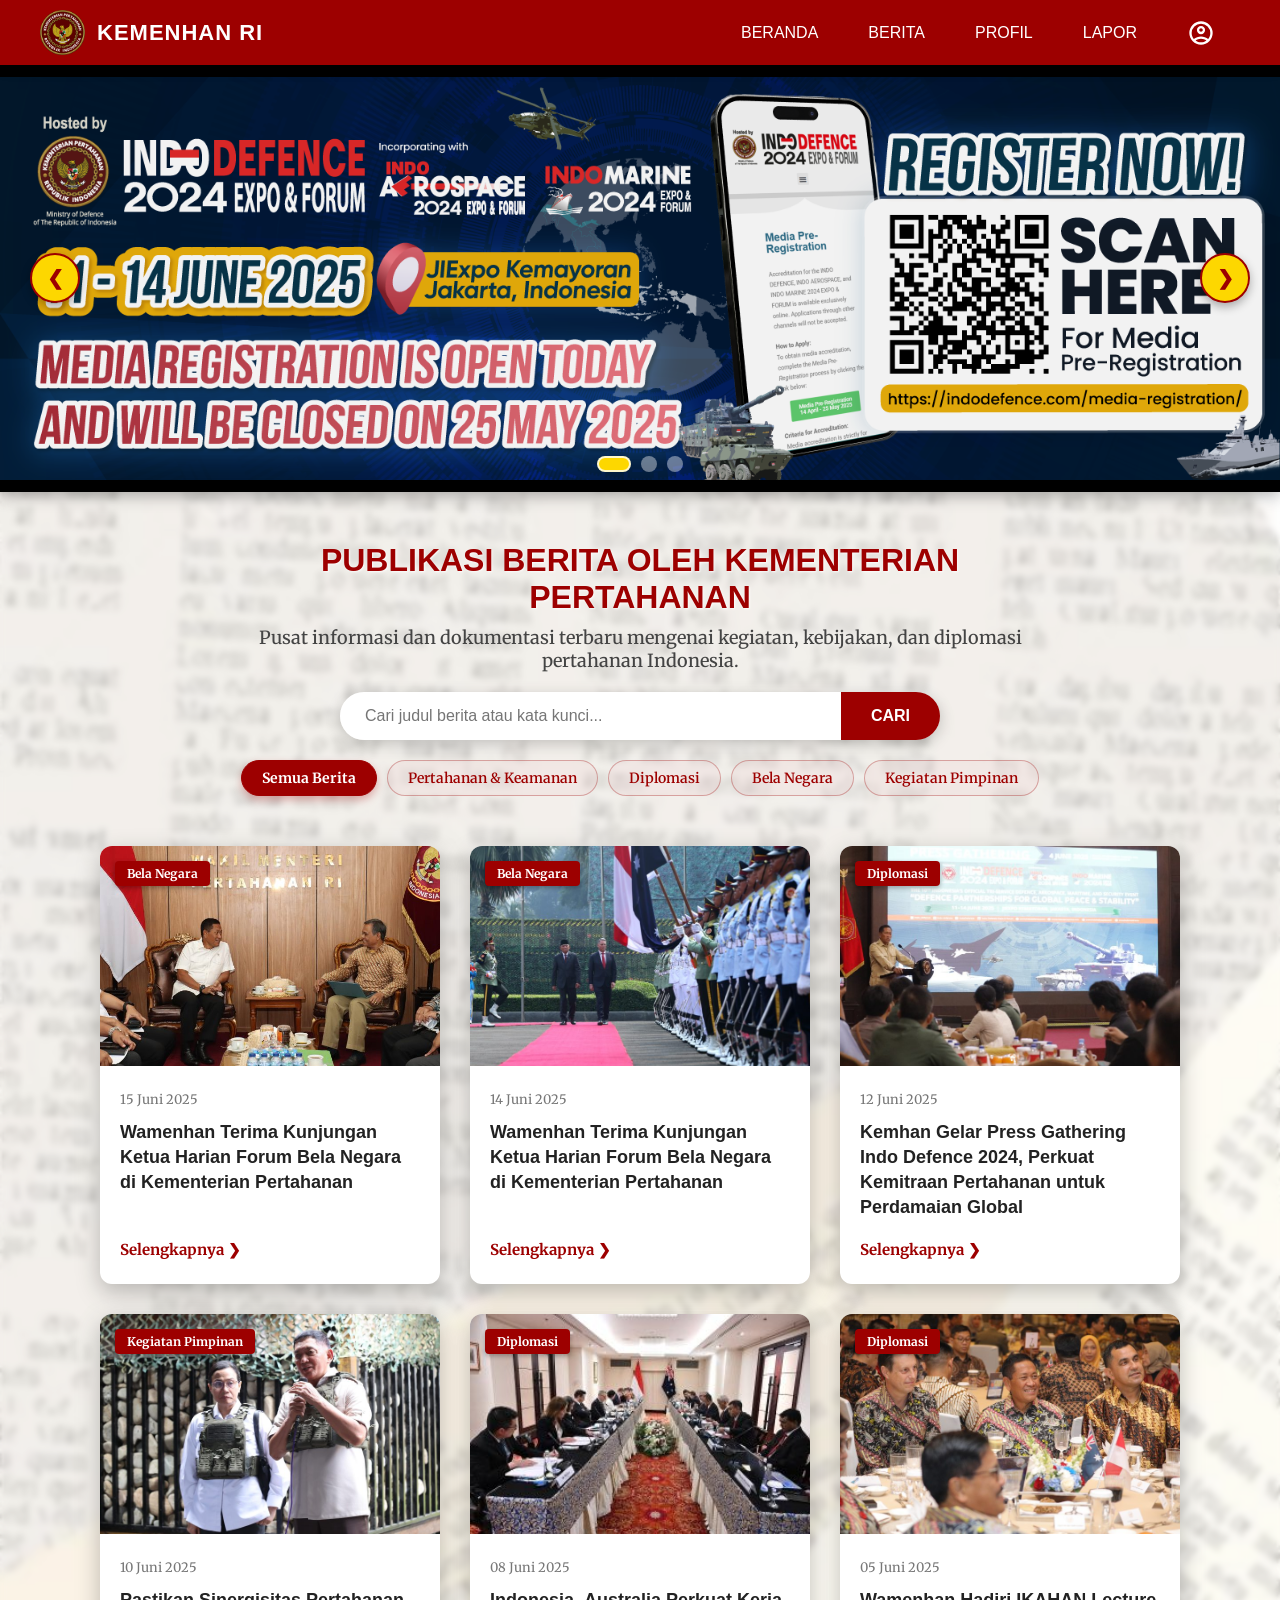
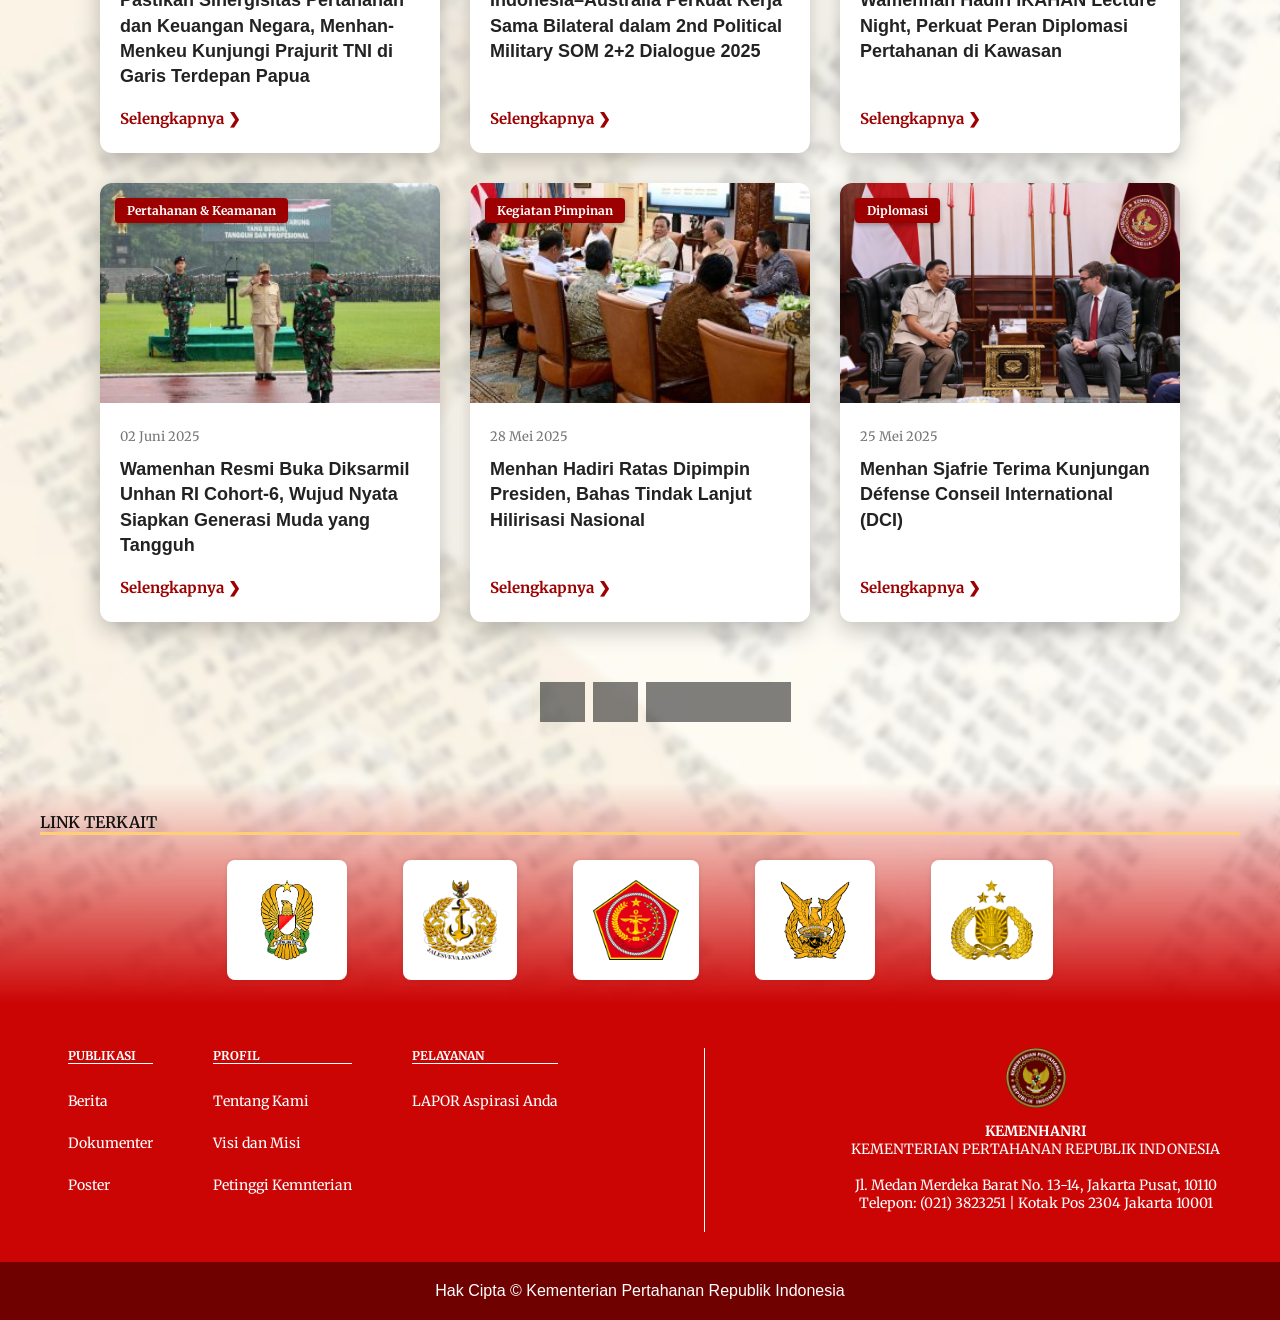
<file: berita.html>
<!DOCTYPE html>
<html lang="en">
<head>
    <link rel="icon" type="asset/image/png" href="asset/image/logo.png">
    <meta charset="UTF-8">
    <meta name="viewport" content="width=device-width, initial-scale=1.0">
    <title>KEMENTERIAN PERTAHANAN REPUBLIK INDONESIA</title>
    <link rel="stylesheet" href="css/berita.css">
</head>
<body>
    <nav>
        <ul>
            <li class="nav-logo">
                <a href="index.html">
                    <img class="logo" src="asset/image/logo.png" alt="Logo Kemenhan">
                    <span>KEMENHAN RI</span>
                </a>
            </li>
            <li><a href="index.html">BERANDA</a></li>
            <li><a href="berita.html">BERITA</a></li>
            <li><a href="profil.html">PROFIL</a></li>
            <li><a href="lapor.html">LAPOR</a></li>
            <li><a href="akun.html" class="nav-icon"><svg xmlns="http://www.w3.org/2000/svg" height="28px" viewBox="0 -960 960 960" width="28px" fill="currentColor"><path d="M234-276q51-39 114-61.5T480-360q69 0 132 22.5T726-276q35-41 54.5-93T800-480q0-133-93.5-226.5T480-800q-133 0-226.5 93.5T160-480q0 59 19.5 111t54.5 93Zm246-164q-59 0-99.5-40.5T340-580q0-59 40.5-99.5T480-720q59 0 99.5 40.5T620-580q0 59-40.5 99.5T480-440Zm0 360q-83 0-156-31.5T197-197q-54-54-85.5-127T80-480q0-83 31.5-156T197-763q54-54 127-85.5T480-880q83 0 156 31.5T763-763q54 54 85.5 127T880-480q0 83-31.5 156T763-197q-54 54-127 85.5T480-80Zm0-80q53 0 100-15.5t86-44.5q-39-29-86-44.5T480-280q-53 0-100 15.5T294-220q39 29 86 44.5T480-160Zm0-360q26 0 43-17t17-43q0-26-17-43t-43-17q-26 0-43 17t-17 43q0 26 17 43t43 17Zm0-60Zm0 360Z"/></svg></a></li>
        </ul>
    </nav>

<!-- Konten Utama -->
<div class="bg-blur">
  <div class="slider-container">
        <div class="slide active">
            <img src="asset/image/poster1.png" alt="Banner Indo Defence Expo & Forum">
        </div>

        <div class="slide">
            <img src="asset/image/poster2.png" alt="Gambar Slide Kedua">
        </div>

        <div class="slide">
            <img src="asset/image/poster3.jpg" alt="Gambar Slide Ketiga">
        </div>

        <button class="prev" onclick="changeSlide(-1)">&#10094;</button>
        <button class="next" onclick="changeSlide(1)">&#10095;</button>
        
        <div class="slider-indicators">
            <span class="dot active" onclick="goToSlide(0)"></span>
            <span class="dot" onclick="goToSlide(1)"></span>
            <span class="dot" onclick="goToSlide(2)"></span>
        </div>
    </div>
    
  <div class="subjudul_berita">
    <h2>PUBLIKASI BERITA OLEH KEMENTERIAN PERTAHANAN</h2>
    <p>Pusat informasi dan dokumentasi terbaru mengenai kegiatan, kebijakan, dan diplomasi pertahanan Indonesia.</p>
  </div>

  <div class="berita-features">
      <div class="search-bar">
          <input type="text" placeholder="Cari judul berita atau kata kunci...">
          <button type="button">CARI</button>
      </div>
      <div class="category-chips">
          <span class="chip active">Semua Berita</span>
          <span class="chip">Pertahanan & Keamanan</span>
          <span class="chip">Diplomasi</span>
          <span class="chip">Bela Negara</span>
          <span class="chip">Kegiatan Pimpinan</span>
      </div>
  </div>
 
  <section class="berita-section">
  <div class="berita-card">
    <div class="img-container">
      <span class="badge">Bela Negara</span>
      <img src="asset/image/1.jpg" alt="Berita 1">
    </div>
    <div class="berita-content">
      <div class="berita-meta">
        <span class="date">15 Juni 2025</span>
      </div>
      <h3>Wamenhan Terima Kunjungan Ketua Harian Forum Bela Negara di Kementerian Pertahanan</h3>
      <a target="_blank" href="readmore.html" class="btn-read">Selengkapnya &#10095;</a>
    </div>
  </div>

  <div class="berita-card">
    <div class="img-container">
      <span class="badge">Bela Negara</span>
      <img src="asset/image/2.jpg" alt="Berita 2">
    </div>
    <div class="berita-content">
      <div class="berita-meta">
        <span class="date">14 Juni 2025</span>
      </div>
      <h3>Wamenhan Terima Kunjungan Ketua Harian Forum Bela Negara di Kementerian Pertahanan</h3>
      <a target="_blank" href="readmore.html" class="btn-read">Selengkapnya &#10095;</a>
    </div>
  </div>

  <div class="berita-card">
    <div class="img-container">
      <span class="badge">Diplomasi</span>
      <img src="asset/image/3.jpg" alt="Berita 3">
    </div>
    <div class="berita-content">
      <div class="berita-meta">
        <span class="date">12 Juni 2025</span>
      </div>
      <h3>Kemhan Gelar Press Gathering Indo Defence 2024, Perkuat Kemitraan Pertahanan untuk Perdamaian Global</h3>
      <a target="_blank" href="readmore.html" class="btn-read">Selengkapnya &#10095;</a>
    </div>
  </div>

  <div class="berita-card">
    <div class="img-container">
      <span class="badge">Kegiatan Pimpinan</span>
      <img src="asset/image/4.jpg" alt="Berita 4">
    </div>
    <div class="berita-content">
      <div class="berita-meta">
        <span class="date">10 Juni 2025</span>
      </div>
      <h3>Pastikan Sinergisitas Pertahanan dan Keuangan Negara, Menhan-Menkeu Kunjungi Prajurit TNI di Garis Terdepan Papua</h3>
      <a target="_blank" href="readmore.html" class="btn-read">Selengkapnya &#10095;</a>
    </div>
  </div>

  <div class="berita-card">
    <div class="img-container">
      <span class="badge">Diplomasi</span>
      <img src="asset/image/5.jpg" alt="Berita 5">
    </div>
    <div class="berita-content">
      <div class="berita-meta">
        <span class="date">08 Juni 2025</span>
      </div>
      <h3>Indonesia–Australia Perkuat Kerja Sama Bilateral dalam 2nd Political Military SOM 2+2 Dialogue 2025</h3>
      <a target="_blank" href="readmore.html" class="btn-read">Selengkapnya &#10095;</a>
    </div>
  </div>

  <div class="berita-card">
    <div class="img-container">
      <span class="badge">Diplomasi</span>
      <img src="asset/image/6.jpg" alt="Berita 6">
    </div>
    <div class="berita-content">
      <div class="berita-meta">
        <span class="date">05 Juni 2025</span>
      </div>
      <h3>Wamenhan Hadiri IKAHAN Lecture Night, Perkuat Peran Diplomasi Pertahanan di Kawasan</h3>
      <a target="_blank" href="readmore.html" class="btn-read">Selengkapnya &#10095;</a>
    </div>
  </div>

  <div class="berita-card">
    <div class="img-container">
      <span class="badge">Pertahanan & Keamanan</span>
      <img src="asset/image/7.jpg" alt="Berita 7">
    </div>
    <div class="berita-content">
      <div class="berita-meta">
        <span class="date">02 Juni 2025</span>
      </div>
      <h3>Wamenhan Resmi Buka Diksarmil Unhan RI Cohort-6, Wujud Nyata Siapkan Generasi Muda yang Tangguh</h3>
      <a target="_blank" href="readmore.html" class="btn-read">Selengkapnya &#10095;</a>
    </div>
  </div>

  <div class="berita-card">
    <div class="img-container">
      <span class="badge">Kegiatan Pimpinan</span>
      <img src="asset/image/8.jpg" alt="Berita 8">
    </div>
    <div class="berita-content">
      <div class="berita-meta">
        <span class="date">28 Mei 2025</span>
      </div>
      <h3>Menhan Hadiri Ratas Dipimpin Presiden, Bahas Tindak Lanjut Hilirisasi Nasional</h3>
      <a target="_blank" href="readmore.html" class="btn-read">Selengkapnya &#10095;</a>
    </div>
  </div>

  <div class="berita-card">
    <div class="img-container">
      <span class="badge">Diplomasi</span>
      <img src="asset/image/9.jpg" alt="Berita 9">
    </div>
    <div class="berita-content">
      <div class="berita-meta">
        <span class="date">25 Mei 2025</span>
      </div>
      <h3>Menhan Sjafrie Terima Kunjungan Défense Conseil International (DCI)</h3>
      <a target="_blank" href="readmore.html" class="btn-read">Selengkapnya &#10095;</a>
    </div>
  </div>
</section>

<div class="pagination">
    <a href="#" class="active">1</a>
    <a href="#">2</a>
    <a href="#">3</a>
    <a href="#">Selanjutnya &raquo;</a>
</div>

  <!-- link terkait -->
  <div class="link-terkait">
    <div class="judul-link">
      <h4>LINK TERKAIT</h4>
    </div>
    <div class="logo-terkait">
      <a target="_blank" href="https://tniad.mil.id/"> <img src="asset/image/tniad.png" alt="Logo 1"></a>
      <a target="_blank" href="https://www.tnial.mil.id/"><img src="asset/image/tnial.png" alt="Logo 2"></a>
      <a target="_blank" href="https://tni.mil.id/home"><img src="asset/image/tni.png" alt="Logo 3"></a>
      <a tarFget="_blank" href="https://www.tni-au.mil.id/"><img src="asset/image/tniau.png" alt="Logo 4"></a>
      <a target="_blank" href="https://polri.go.id/"><img src="asset/image/polri.png" alt="Logo 5"></a>
    </div>
  </div>

  

  <!-- FOOTER -->
  <footer class="footer-container">
    <div class="footer-menu">
      <div class="footer-column">
        <h4>PUBLIKASI</h4><br>
        <a href="berita.html">Berita</a><br>
        <a href="index.html">Dokumenter</a><br>
        <a href="berita.html">Poster</a><br>
      </div>
      <div class="footer-column">
        <h4>PROFIL</h4><br>
        <a href="profil.html">Tentang Kami</a><br>
        <a href="profil.html">Visi dan Misi</a><br>
        <a href="profil.html">Petinggi Kemnterian</a>
      </div>
      <div class="footer-column">
        <h4>PELAYANAN</h4><br>
        <a href="lapor.html">LAPOR Aspirasi Anda</a>
      </div>
    </div>

    <div class="footer-divider"></div>

    <div class="footer-info">
      <img src="asset/image/logo.png" alt="Logo Kemenhan" class="logo">
      <h4>KEMENHANRI</h4>
      <p>KEMENTERIAN PERTAHANAN REPUBLIK INDONESIA</p>
      <br>
      <p>Jl. Medan Merdeka Barat No. 13-14, Jakarta Pusat, 10110</p>
      <p>Telepon: (021) 3823251 | Kotak Pos 2304 Jakarta 10001</p>
    </div>
  </footer>
    <div class="kopikanan">
      <p>Hak Cipta © Kementerian Pertahanan Republik Indonesia</p>
    </div>
</div>

<script src="js/slideberita.js"></script>

</body>
</html>
</file>
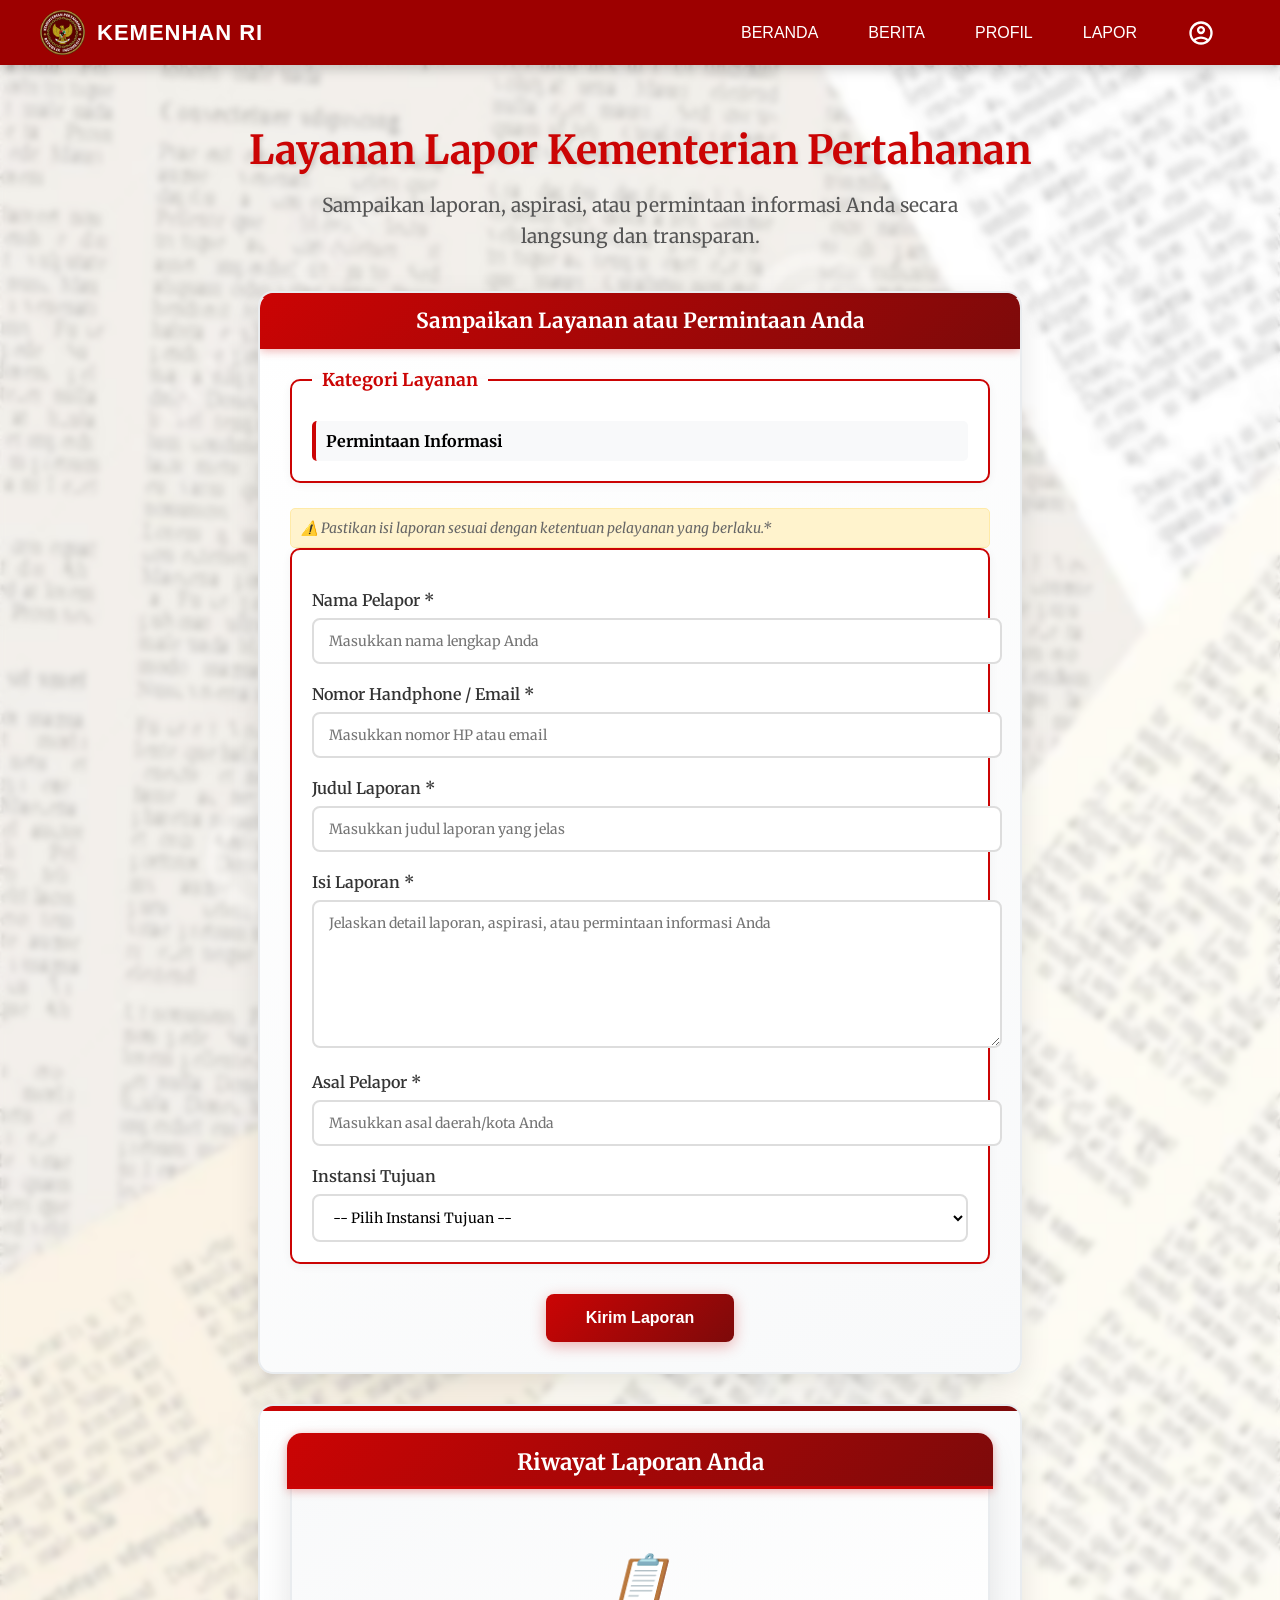
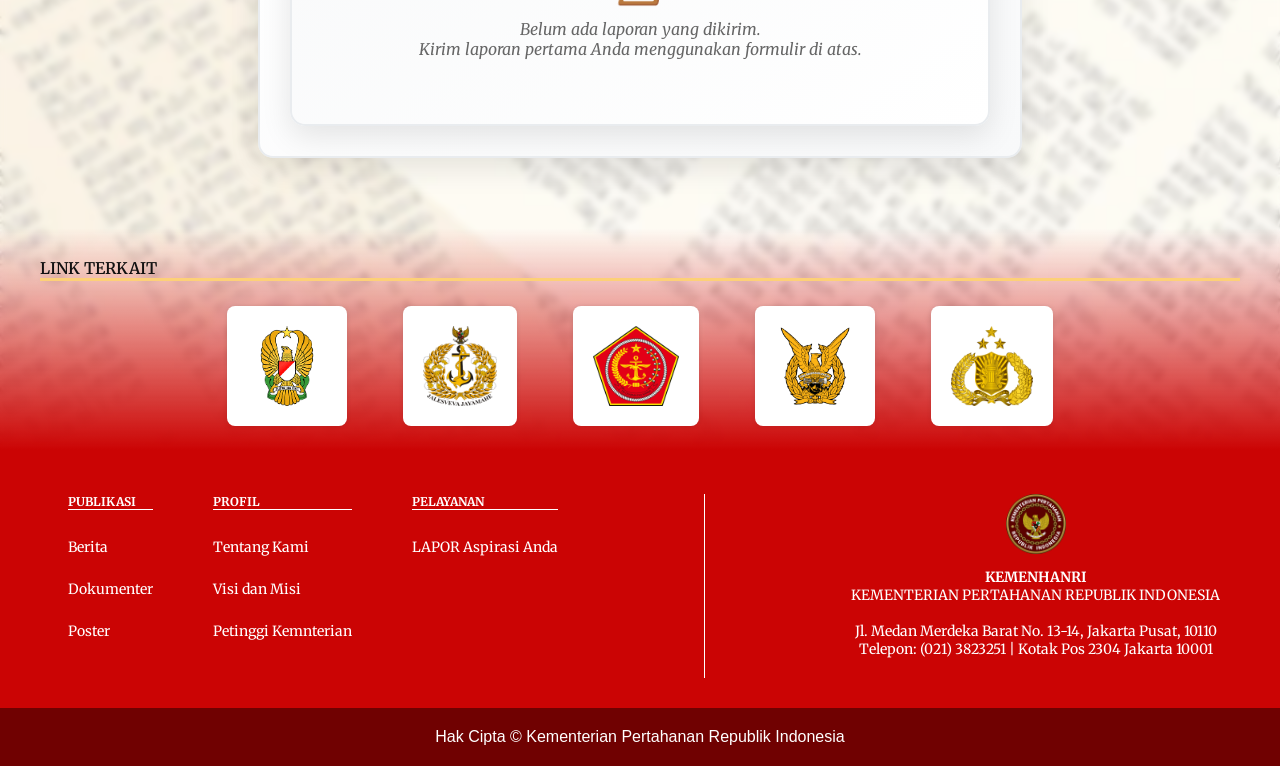
<file: lapor.html>
<!DOCTYPE html>
<html lang="en">
<head>
    <link rel="icon" type="asset/image/png" href="asset/image/logo.png" >
    <meta charset="UTF-8">
    <meta name="viewport" content="width=device-width, initial-scale=1.0">
    <title>KEMENTERIAN PERTAHANAN REPUBLIK INDONESIA</title>
    <link rel="stylesheet" href="css/lapor.css">
</head>
<body>
    <nav>
        <ul>
            <li class="nav-logo">
                <a href="index.html">
                    <img class="logo" src="asset/image/logo.png" alt="Logo Kemenhan">
                    <span>KEMENHAN RI</span>
                </a>
            </li>
            <li><a href="index.html">BERANDA</a></li>
            <li><a href="berita.html">BERITA</a></li>
            <li><a href="profil.html">PROFIL</a></li>
            <li><a href="lapor.html">LAPOR</a></li>
            <li><a href="akun.html" class="nav-icon"><svg xmlns="http://www.w3.org/2000/svg" height="28px" viewBox="0 -960 960 960" width="28px" fill="currentColor"><path d="M234-276q51-39 114-61.5T480-360q69 0 132 22.5T726-276q35-41 54.5-93T800-480q0-133-93.5-226.5T480-800q-133 0-226.5 93.5T160-480q0 59 19.5 111t54.5 93Zm246-164q-59 0-99.5-40.5T340-580q0-59 40.5-99.5T480-720q59 0 99.5 40.5T620-580q0 59-40.5 99.5T480-440Zm0 360q-83 0-156-31.5T197-197q-54-54-85.5-127T80-480q0-83 31.5-156T197-763q54-54 127-85.5T480-880q83 0 156 31.5T763-763q54 54 85.5 127T880-480q0 83-31.5 156T763-197q-54 54-127 85.5T480-80Zm0-80q53 0 100-15.5t86-44.5q-39-29-86-44.5T480-280q-53 0-100 15.5T294-220q39 29 86 44.5T480-160Zm0-360q26 0 43-17t17-43q0-26-17-43t-43-17q-26 0-43 17t-17 43q0 26 17 43t43 17Zm0-60Zm0 360Z"/></svg></a></li>
        </ul>
    </nav>


  <!-- Fitur Utama Untuk Melapor --> 
<div class="bg-blur">
        <div class="layanan-container">
            <h1 class="layanan-1">Layanan Lapor Kementerian Pertahanan</h1>
            <h2 class="layanan-2">Sampaikan laporan, aspirasi, atau permintaan informasi Anda secara langsung dan transparan.</h2>

            <div class="form-container">
                <h3> Sampaikan Layanan atau Permintaan Anda</h3>

                <div id="success-message" style="display: none;" class="success-message">
                    ✅ Laporan berhasil dikirim dan telah ditambahkan ke riwayat!
                </div>

                <form id="laporForm">
                    <fieldset>
                        <legend><strong>Kategori Layanan</strong></legend>
                        <div class="category-text">
                            <strong> Permintaan Informasi</strong>
                        </div>
                    </fieldset>

                    <p class="note">⚠️ Pastikan isi laporan sesuai dengan ketentuan pelayanan yang berlaku.*</p>

                    <fieldset>
                        <label for="nama"> Nama Pelapor *</label>
                        <input type="text" id="nama" name="nama" placeholder="Masukkan nama lengkap Anda">

                        <label for="kontak"> Nomor Handphone / Email *</label>
                        <input type="text" id="kontak" name="kontak" placeholder="Masukkan nomor HP atau email">

                        <label for="judul"> Judul Laporan *</label>
                        <input type="text" id="judul" name="judul" placeholder="Masukkan judul laporan yang jelas">

                        <label for="isi"> Isi Laporan *</label>
                        <textarea id="isi" name="isi" placeholder="Jelaskan detail laporan, aspirasi, atau permintaan informasi Anda" rows="5"></textarea>

                        <label for="asal"> Asal Pelapor *</label>
                        <input type="text" id="asal" name="asal" placeholder="Masukkan asal daerah/kota Anda">

                        <label for="instansi">Instansi Tujuan</label>
                        <select id="instansi" name="instansi">
                            <option value="">-- Pilih Instansi Tujuan --</option>
                            <option value="SETJEN">SETJEN</option>
                            <option value="ITJEN">ITJEN</option>
                            <option value="DITJEN STRAHAN">DITJEN STRAHAN</option>
                            <option value="DITJEN RENHAN">DITJEN RENHAN</option>
                            <option value="DITJEN POTHAN">DITJEN POTHAN</option>
                            <option value="DITJEN KUATHAN">DITJEN KUATHAN</option>
                            <option value="BARANAHAN">BARANAHAN</option>
                            <option value="BALITBANG">BALITBANG</option>
                            <option value="BADIKLAT">BADIKLAT</option>
                            <option value="BAINSTRAHANAN">BAINSTRAHANAN</option>
                            <option value="UNHAN">UNHAN</option>
                            <option value="PUSLAIK">PUSLAIK</option>
                            <option value="PUSDATIN">PUSDATIN</option>
                            <option value="PUSLAPBINKUHAN">PUSLAPBINKUHAN</option>
                            <option value="BIRO HUMAS">BIRO HUMAS</option>
                            <option value="PUSREHAB">PUSREHAB</option>
                        </select>
                    </fieldset>

                    <div class="submit-btn">
                        <button type="submit"> Kirim Laporan</button>
                    </div>
                </form>
            </div>

            <div class="form-container">
                <div id="riwayat-laporan">
                    <h3> Riwayat Laporan Anda</h3>
                    <div id="list-riwayat"></div>
                </div>
            </div>
        </div>
 
  <script src="js/lapor.js"></script>

  <!-- link terkait -->
  <div class="link-terkait">
    <div class="judul-link">
      <h4>LINK TERKAIT</h4>
    </div>
    <div class="logo-terkait">
      <a target="_blank" href="https://tniad.mil.id/"> <img src="asset/image/tniad.png" alt="Logo 1"></a>
      <a target="_blank" href="https://www.tnial.mil.id/"><img src="asset/image/tnial.png" alt="Logo 2"></a>
      <a target="_blank" href="https://tni.mil.id/home"><img src="asset/image/tni.png" alt="Logo 3"></a>
      <a tarFget="_blank" href="https://www.tni-au.mil.id/"><img src="asset/image/tniau.png" alt="Logo 4"></a>
      <a target="_blank" href="https://polri.go.id/"><img src="asset/image/polri.png" alt="Logo 5"></a>
    </div>
  </div>

  

  <!-- FOOTER -->
  <footer class="footer-container">
    <div class="footer-menu">
      <div class="footer-column">
        <h4>PUBLIKASI</h4><br>
        <a href="berita.html">Berita</a><br>
        <a href="index.html">Dokumenter</a><br>
        <a href="berita.html">Poster</a><br>
      </div>
      <div class="footer-column">
        <h4>PROFIL</h4><br>
        <a href="profil.html">Tentang Kami</a><br>
        <a href="profil.html">Visi dan Misi</a><br>
        <a href="profil.html">Petinggi Kemnterian</a>
      </div>
      <div class="footer-column">
        <h4>PELAYANAN</h4><br>
        <a href="lapor.html">LAPOR Aspirasi Anda</a>
      </div>
    </div>

    <div class="footer-divider"></div>

    <div class="footer-info">
      <img src="asset/image/logo.png" alt="Logo Kemenhan" class="logo">
      <h4>KEMENHANRI</h4>
      <p>KEMENTERIAN PERTAHANAN REPUBLIK INDONESIA</p>
      <br>
      <p>Jl. Medan Merdeka Barat No. 13-14, Jakarta Pusat, 10110</p>
      <p>Telepon: (021) 3823251 | Kotak Pos 2304 Jakarta 10001</p>
    </div>
  </footer>
    <div class="kopikanan">
      <p>Hak Cipta © Kementerian Pertahanan Republik Indonesia</p>
    </div>
</div>
</body>
</html>
</file>
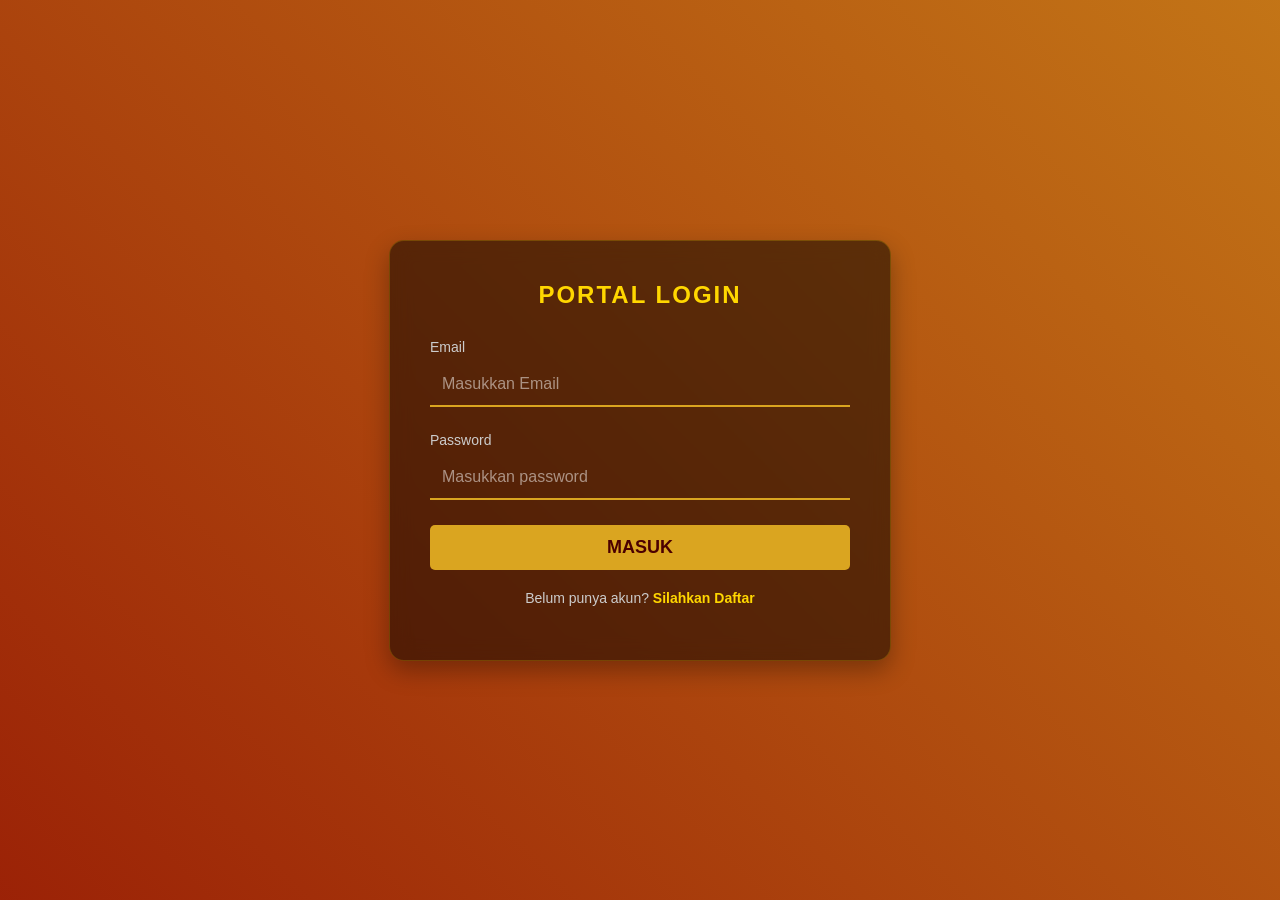
<file: login.html>
<!DOCTYPE html>
<html lang="id">
<head>
    <meta charset="UTF-8">
    <meta name="viewport" content="width=device-width, initial-scale=1.0">
    <title>Login - Portal Keamanan</title>
    <link rel="stylesheet" href="css/login.css">
</head>
<body>
    <div class="form-container">
        <form class="form-box">
            <h1>PORTAL LOGIN</h1>
            
            <div class="input-group">
                <label for="username">Email</label>
                <input type="text" id="username" name="username" placeholder="Masukkan Email" required>
            </div>

            <div class="input-group">
                <label for="password">Password</label>
                <input type="password" id="password" name="password" placeholder="Masukkan password" required>
            </div>
            
            <a href="index.html" class="form-button">MASUK</a>
            
            <div class="bottom-link">
                <p>Belum punya akun? <a href="register.html">Silahkan Daftar</a></p>
            </div>
        </form>
    </div>
</body>
</html>
</file>
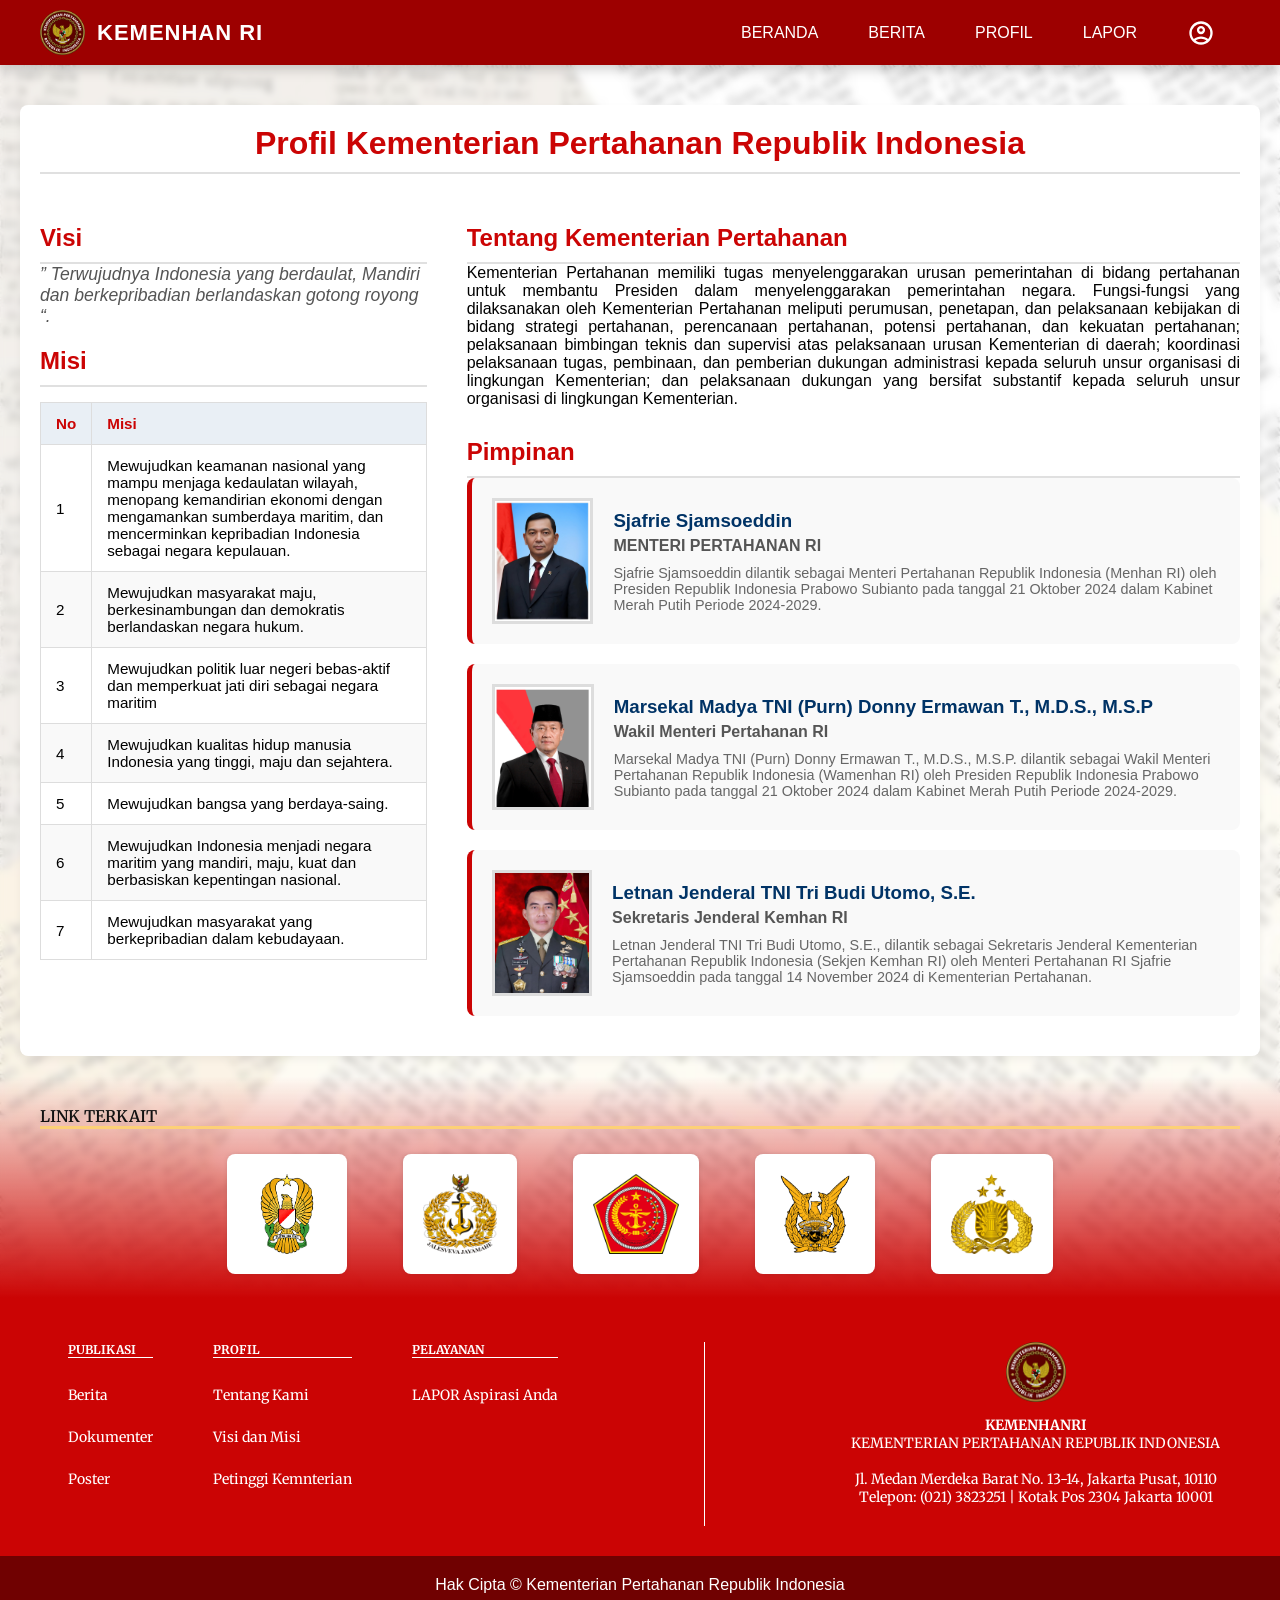
<file: profil.html>
<!DOCTYPE html>
<html lang="en">
<head>
    <link rel="icon" type="asset/image/png" href="asset/image/logo.png">
    <meta charset="UTF-8">
    <meta name="viewport" content="width=device-width, initial-scale=1.0">
    <title>KEMENTERIAN PERTAHANAN REPUBLIK INDONESIA</title>
    <link rel="stylesheet" href="css/profil.css">
</head>
<body>
    <nav>
        <ul>
            <li class="nav-logo">
                <a href="index.html">
                    <img class="logo" src="asset/image/logo.png" alt="Logo Kemenhan">
                    <span>KEMENHAN RI</span>
                </a>
            </li>
            <li><a href="index.html">BERANDA</a></li>
            <li><a href="berita.html">BERITA</a></li>
            <li><a href="profil.html">PROFIL</a></li>
            <li><a href="lapor.html">LAPOR</a></li>
            <li><a href="akun.html" class="nav-icon"><svg xmlns="http://www.w3.org/2000/svg" height="28px" viewBox="0 -960 960 960" width="28px" fill="currentColor"><path d="M234-276q51-39 114-61.5T480-360q69 0 132 22.5T726-276q35-41 54.5-93T800-480q0-133-93.5-226.5T480-800q-133 0-226.5 93.5T160-480q0 59 19.5 111t54.5 93Zm246-164q-59 0-99.5-40.5T340-580q0-59 40.5-99.5T480-720q59 0 99.5 40.5T620-580q0 59-40.5 99.5T480-440Zm0 360q-83 0-156-31.5T197-197q-54-54-85.5-127T80-480q0-83 31.5-156T197-763q54-54 127-85.5T480-880q83 0 156 31.5T763-763q54 54 85.5 127T880-480q0 83-31.5 156T763-197q-54 54-127 85.5T480-80Zm0-80q53 0 100-15.5t86-44.5q-39-29-86-44.5T480-280q-53 0-100 15.5T294-220q39 29 86 44.5T480-160Zm0-360q26 0 43-17t17-43q0-26-17-43t-43-17q-26 0-43 17t-17 43q0 26 17 43t43 17Zm0-60Zm0 360Z"/></svg></a></li>
        </ul>
    </nav>

<div class="bg-blur">
  <div class="container">
        <h1>Profil Kementerian Pertahanan Republik Indonesia</h1>

        <div class="profile-layout">

            <div class="profile-left">
                <div class="vision-section">
                    <h2>Visi</h2>
                    <p>” Terwujudnya Indonesia yang berdaulat, Mandiri dan berkepribadian  berlandaskan gotong royong “.</p>
                </div>

                <div class="table-section">
                    <h2>Misi</h2>
                    <table>
                        <thead>
                            <tr>
                                <th>No</th>
                                <th>Misi</th>
                            </tr>
                        </thead>
                        <tbody>
                            <tr>
                                <td>1</td>
                                <td>Mewujudkan keamanan nasional yang mampu menjaga kedaulatan wilayah, menopang kemandirian ekonomi dengan mengamankan sumberdaya maritim, dan mencerminkan kepribadian Indonesia sebagai negara kepulauan.</td>
                            </tr>
                            <tr>
                                <td>2</td>
                                <td>Mewujudkan masyarakat maju, berkesinambungan dan demokratis berlandaskan negara hukum.</td>
                            </tr>
                             <tr>
                                <td>3</td>
                                <td>Mewujudkan politik luar negeri bebas-aktif dan memperkuat jati diri sebagai negara maritim</td>
                            </tr>
                            <tr>
                                <td>4</td>
                                <td>Mewujudkan kualitas hidup manusia Indonesia yang tinggi, maju dan sejahtera.</td>
                            </tr>
                            <tr>
                                <td>5</td>
                                <td>Mewujudkan bangsa yang berdaya-saing.</td>
                            </tr>
                            <tr>
                                <td>6</td>
                                <td>Mewujudkan Indonesia menjadi negara maritim yang mandiri, maju, kuat dan berbasiskan kepentingan nasional.</td>
                            </tr>
                            <tr>
                                <td>7</td>
                                <td>Mewujudkan masyarakat yang berkepribadian dalam kebudayaan.</td>
                            </tr>
                        </tbody>
                    </table>
                </div>
            </div>

            <div class="profile-right">
                <div class="about-section">
                    <h2>Tentang Kementerian Pertahanan</h2>
                    <p>
                        Kementerian Pertahanan memiliki tugas menyelenggarakan urusan pemerintahan di bidang pertahanan untuk membantu Presiden dalam menyelenggarakan pemerintahan negara. Fungsi-fungsi yang dilaksanakan oleh Kementerian Pertahanan meliputi perumusan, penetapan, dan pelaksanaan kebijakan di bidang strategi pertahanan, perencanaan pertahanan, potensi pertahanan, dan kekuatan pertahanan; pelaksanaan bimbingan teknis dan supervisi atas pelaksanaan urusan Kementerian di daerah; koordinasi pelaksanaan tugas, pembinaan, dan pemberian dukungan administrasi kepada seluruh unsur organisasi di lingkungan Kementerian; dan pelaksanaan dukungan yang bersifat substantif kepada seluruh unsur organisasi di lingkungan Kementerian.
                    </p>
                </div>

                <div class="leadership-section">
                    <h2>Pimpinan</h2>

                    <div class="leader-card">
                        <img src="asset/image/ket.jpeg" alt="Foto Ketua Kementerian">
                        <div class="leader-info">
                            <h3>Sjafrie Sjamsoeddin</h3>
                            <p class="title">MENTERI PERTAHANAN RI</p>
                            <p class="bio">Sjafrie Sjamsoeddin dilantik sebagai Menteri Pertahanan Republik Indonesia (Menhan RI) oleh Presiden Republik Indonesia Prabowo Subianto pada tanggal 21 Oktober 2024 dalam Kabinet Merah Putih Periode 2024-2029.</p>
                        </div>
                    </div>

                    <div class="leader-card">
                        <img src="asset/image/wak.jpeg" alt="Foto Wakil Ketua Kementerian">
                        <div class="leader-info">
                            <h3>Marsekal Madya TNI (Purn) Donny Ermawan T., M.D.S., M.S.P</h3>
                            <p class="title">Wakil Menteri Pertahanan RI</p>
                            <p class="bio">Marsekal Madya TNI (Purn) Donny Ermawan T., M.D.S., M.S.P. dilantik sebagai Wakil Menteri Pertahanan Republik Indonesia (Wamenhan RI) oleh Presiden Republik Indonesia Prabowo Subianto pada tanggal 21 Oktober 2024 dalam Kabinet Merah Putih Periode 2024-2029.</p>
                        </div>
                    </div>

                    <div class="leader-card">
                        <img src="asset/image/seker.jpg" alt="Foto Wakil Ketua Kementerian">
                        <div class="leader-info">
                            <h3>Letnan Jenderal TNI Tri Budi Utomo, S.E.</h3>
                            <p class="title">Sekretaris Jenderal Kemhan RI</p>
                            <p class="bio">Letnan Jenderal TNI Tri Budi Utomo, S.E., dilantik sebagai Sekretaris Jenderal Kementerian Pertahanan Republik Indonesia (Sekjen Kemhan RI) oleh Menteri Pertahanan RI Sjafrie Sjamsoeddin pada tanggal 14 November 2024 di Kementerian Pertahanan.</p>
                        </div>
                    </div>
                </div>
            </div>
        </div>
    </div>


  <!-- link terkait -->
  <div class="link-terkait">
    <div class="judul-link">
      <h4>LINK TERKAIT</h4>
    </div>
    <div class="logo-terkait">
      <a target="_blank" href="https://tniad.mil.id/"> <img src="asset/image/tniad.png" alt="Logo 1"></a>
      <a target="_blank" href="https://www.tnial.mil.id/"><img src="asset/image/tnial.png" alt="Logo 2"></a>
      <a target="_blank" href="https://tni.mil.id/home"><img src="asset/image/tni.png" alt="Logo 3"></a>
      <a tarFget="_blank" href="https://www.tni-au.mil.id/"><img src="asset/image/tniau.png" alt="Logo 4"></a>
      <a target="_blank" href="https://polri.go.id/"><img src="asset/image/polri.png" alt="Logo 5"></a>
    </div>
  </div>

  

  <!-- FOOTER -->
  <footer class="footer-container">
    <div class="footer-menu">
      <div class="footer-column">
        <h4>PUBLIKASI</h4><br>
        <a href="berita.html">Berita</a><br>
        <a href="index.html">Dokumenter</a><br>
        <a href="berita.html">Poster</a><br>
      </div>
      <div class="footer-column">
        <h4>PROFIL</h4><br>
        <a href="profil.html">Tentang Kami</a><br>
        <a href="profil.html">Visi dan Misi</a><br>
        <a href="profil.html">Petinggi Kemnterian</a>
      </div>
      <div class="footer-column">
        <h4>PELAYANAN</h4><br>
        <a href="lapor.html">LAPOR Aspirasi Anda</a>
      </div>
    </div>

    <div class="footer-divider"></div>

    <div class="footer-info">
      <img src="asset/image/logo.png" alt="Logo Kemenhan" class="logo">
      <h4>KEMENHANRI</h4>
      <p>KEMENTERIAN PERTAHANAN REPUBLIK INDONESIA</p>
      <br>
      <p>Jl. Medan Merdeka Barat No. 13-14, Jakarta Pusat, 10110</p>
      <p>Telepon: (021) 3823251 | Kotak Pos 2304 Jakarta 10001</p>
    </div>
  </footer>
    <div class="kopikanan">
      <p>Hak Cipta © Kementerian Pertahanan Republik Indonesia</p>
    </div>
</div>

</body>
</html>
</file>
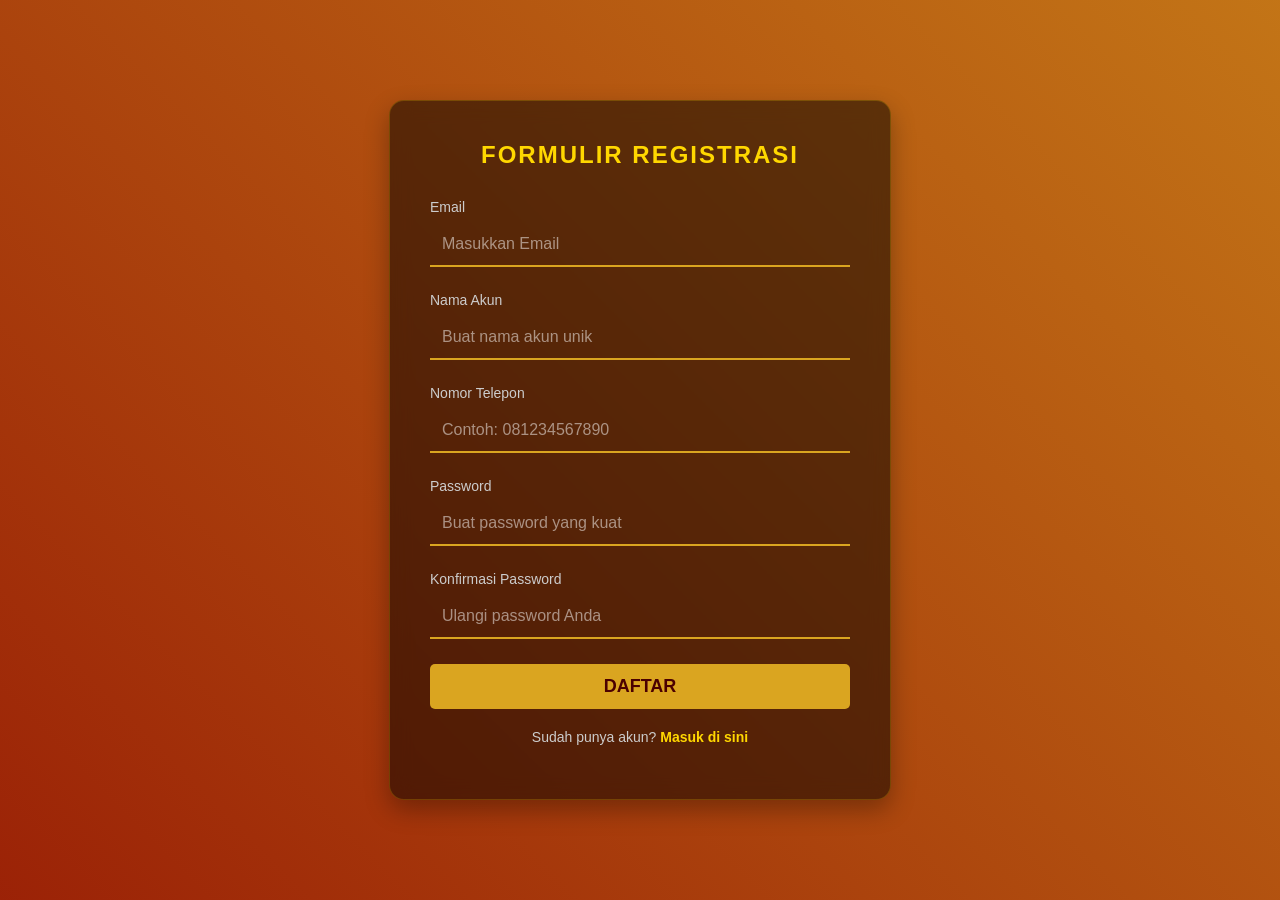
<file: register.html>
<!DOCTYPE html>
<html lang="id">
<head>
    <meta charset="UTF-8">
    <meta name="viewport" content="width=device-width, initial-scale=1.0">
    <title>Registrasi - Portal Keamanan</title>
    <link rel="stylesheet" href="css/register.css">
</head>
<body>
    <div class="form-container">
        <form class="form-box">
            <h1>FORMULIR REGISTRASI</h1>
            
            <div class="input-group">
                <label for="username">Email</label>
                <input type="text" id="username" name="username" placeholder="Masukkan Email" required>
            </div>

            <div class="input-group">
                <label for="username">Nama Akun</label>
                <input type="text" id="username" name="username" placeholder="Buat nama akun unik" required>
            </div>

            <div class="input-group">
                <label for="phone">Nomor Telepon</label>
                <input type="tel" id="phone" name="phone" placeholder="Contoh: 081234567890" required>
            </div>
            
            <div class="input-group">
                <label for="password">Password</label>
                <input type="password" id="password" name="password" placeholder="Buat password yang kuat" required>
            </div>

            <div class="input-group">
                <label for="confirm-password">Konfirmasi Password</label>
                <input type="password" id="confirm-password" name="confirm-password" placeholder="Ulangi password Anda" required>
            </div>
            
            <a href="index.html" class="form-button">DAFTAR</a>
            
            <div class="bottom-link">
                <p>Sudah punya akun? <a href="login.html">Masuk di sini</a></p>
            </div>
        </form>
    </div>
</body>
</html>
</file>
<file: css/index.css>
@import url('https://fonts.googleapis.com/css2?family=Merriweather:ital,opsz,wght@0,18..144,300..900;1,18..144,300..900&display=swap');



.merriweather-uniquifier {
  font-family: "Merriweather", serif;
  font-optical-sizing: auto;
  font-weight: 400;
  font-style: normal;
  font-variation-settings:
    "wdth" 100;
}





* {
  margin: 0;
  padding: 0;
}

body {
  background-image: url(../asset/image/bgnewspaper.jpg);
  background-size: cover;
  background-repeat: no-repeat;
  font-family: Merriweather;
}

.bg-blur {
  background: #ffffff4b;
  padding: 20px 0px 0px;
  backdrop-filter: blur(3px);
}

.bg-blurhome {
  background: #ffffff4b;
  backdrop-filter: blur(3px);
}

nav {
  background-color: #9D0000;
  box-shadow: 0 4px 12px rgba(0, 0, 0, 0.2);
  position: sticky;
  top: 0;
  z-index: 100;
}

nav ul {
  width: 100%;
  display: flex;
  justify-content: flex-end;
  align-items: center;
  list-style: none;
  padding: 0 40px;
  box-sizing: border-box;
}

nav li.nav-logo {
  margin-right: auto;
}

nav li.nav-logo a {
  display: flex;
  align-items: center;
  gap: 12px;
  font-weight: bold;
  font-size: 22px;
  letter-spacing: 1px;
  color: white;
  padding: 10px 0;
}

nav li.nav-logo a:hover {
  background-color: transparent;
  color: white;
}

nav a {
  padding: 18px 25px;
  text-decoration: none;
  display: flex;
  align-items: center;
  color: #ffffff;
  font-size: 16px;
  font-family: 'Segoe UI', Tahoma, Geneva, Verdana, sans-serif;
  font-weight: 500;
  transition: all 0.3s ease;
}

nav a:hover {
  background-color: rgba(255, 255, 255, 0.1);
  color: #fdd700;
}

nav .logo {
  width: 45px;
  height: auto;
}

/* Untuk container utama video */
.overlay {
  position: relative;
  width: 100%;
  height: calc(100vh - 65px);
  /* Adjusted for nav height */
  overflow: hidden;
  display: flex;
  align-items: center;
  justify-content: center;
}

/* Video akan menutupi seluruh container */
.overlay video {
  position: absolute;
  top: 50%;
  left: 50%;
  min-width: 100%;
  min-height: 100%;
  transform: translate(-50%, -50%);
  object-fit: cover;
  z-index: 1;
}

.overlay::after {
  content: "";
  position: absolute;
  top: 0;
  left: 0;
  right: 0;
  bottom: 0;
  background: rgba(0, 0, 0, 0.4);
  /* Dark overlay for better readability */
  z-index: 2;
}

.overlay-content {
  position: relative;
  z-index: 3;
  background-color: rgba(30, 30, 30, 0.55);
  backdrop-filter: blur(15px);
  border: 1px solid rgba(255, 255, 255, 0.15);
  border-radius: 16px;
  padding: 80px 40px;
  margin: 0 auto;
  max-width: 900px;
  text-align: center;
  color: #fff;
  box-shadow: 0 15px 35px rgba(0, 0, 0, 0.4);
}

.overlay-logo {
  margin: 0 auto 25px;
}

.logokemenhan {
  width: 130px;
  height: auto;
  filter: drop-shadow(0 4px 6px rgba(0, 0, 0, 0.3));
}

.overlay-isi {
  display: flex;
  flex-direction: column;
  gap: 20px;
}

.overlay-judul {
  font-size: 28px;
  font-weight: 700;
  color: #fdd700;
  letter-spacing: 1.5px;
  font-family: 'Segoe UI', Tahoma, Geneva, Verdana, sans-serif;
  text-shadow: 0 2px 4px rgba(0, 0, 0, 0.5);
}

.overlay-visi {
  font-size: 18px;
  font-style: italic;
  color: #e0e0e0;
  line-height: 1.6;
  font-weight: 300;
}

.overlay-subisi {
  display: flex;
  justify-content: center;
  gap: 20px;
  margin-top: 40px;
}

.btn-primary,
.btn-secondary {
  padding: 14px 40px;
  border-radius: 30px;
  font-size: 16px;
  font-weight: bold;
  text-decoration: none;
  transition: all 0.3s ease;
  font-family: 'Segoe UI', Tahoma, Geneva, Verdana, sans-serif;
  letter-spacing: 1px;
}

.btn-primary {
  background-color: #fdd700;
  color: #9D0000;
  box-shadow: 0 4px 15px rgba(253, 215, 0, 0.3);
}

.btn-primary:hover {
  background-color: #ffffff;
  color: #9D0000;
  box-shadow: 0 6px 20px rgba(255, 255, 255, 0.4);
  transform: translateY(-2px);
}

.btn-secondary {
  background-color: transparent;
  color: #ffffff;
  border: 2px solid #ffffff;
}

.btn-secondary:hover {
  background-color: #ffffff;
  color: #9D0000;
  transform: translateY(-2px);
}

@media(max-width: 768px) {
  nav ul {
    padding: 0 10px;
  }

  nav a {
    padding: 10px;
    font-size: 14px;
  }

  .overlay-content {
    padding: 30px 20px;
    margin: 0 20px;
  }

  .overlay-judul {
    font-size: 20px;
  }

  .overlay-visi {
    font-size: 15px;
  }

  .overlay-subisi {
    flex-direction: column;
    gap: 15px;
  }

  .btn-primary,
  .btn-secondary {
    width: 100%;
    box-sizing: border-box;
  }
}


/* konten menu beranda  */
.pemisah {
  background-color: #CB0404;
  color: #ffffff;
  padding: 10px;
}

.pemisah h2 {
  text-align: center;
}

.pemisah p {
  text-align: center;
}

/* konten menu beranda  */
.container {
  display: flex;
  justify-content: space-between;
  gap: 20px;
  max-width: 1200px;
  margin: 0 auto;
  margin-top: 40px;
  margin-bottom: 50px;
}

/* ARTIKEL */
.artikel {
  flex: 3;
  background-color: lightgray;
  padding: 15px;
  border-radius: 10px;
}

.judul-bagian-artikel {
  background-color: #CB0404;
  color: white;
  text-align: left;
  padding: 10px;
  border-radius: 5px;
  margin-bottom: 15px;
}

.judul-bagian-dokumenter {
  background-color: #CB0404;
  color: white;
  text-align: center;
  padding: 10px;
  border-radius: 5px;
  margin-bottom: 15px;
}

.card {
  display: flex;
  background: white;
  padding: 10px;
  margin-bottom: 15px;
  border-radius: 10px;
  box-shadow: 1px 1px 5px rgba(0, 0, 0, 0.2);
}

.card img {
  width: 130px;
  height: 100px;
  object-fit: cover;
  margin-right: 15px;
  border-radius: 5px;
}

.konten h3 {
  font-size: 16px;
  margin-bottom: 5px;
  color: #333;
}

.konten p {
  font-size: 14px;
  color: #444;
}

.tanggal {
  display: inline-block;
  margin-top: 5px;
  font-size: 12px;
  color: #007bff;
}

/* Dokumenter */
.dokumenter {
  flex: 1;
  background-color: lightgray;
  padding: 15px;
  border-radius: 10px;
  gap: 80px;
}

.box-dokumenter {
  position: relative;
  width: 100%;
  height: 170px;
  margin-bottom: 38px;
  border-radius: 6px;
  overflow: hidden;
  cursor: pointer;
  box-shadow: 0 8px 16px rgba(0, 0, 0, 0.2);
}

/* Pastikan gambar full cover */
.box-dokumenter img {
  width: 100%;
  height: 100%;
  object-fit: cover;
  display: block;
  border-radius: 6px;
}

/* Lapisan gelap: awalnya tersembunyi di bawah */
.box-dokumenter::before {
  content: '';
  position: absolute;
  top: 0;
  left: 0;
  width: 100%;
  height: 100%;
  background-color: rgba(0, 0, 0, 0.55);
  transform: translateY(100%);
  transition: transform 0.4s ease;
  z-index: 1;
  border-radius: 6px;
}

/* Konten teks: awalnya tak terlihat */
.dokumenter-content {
  position: absolute;
  bottom: 0;
  width: 100%;
  text-align: center;
  color: white;
  font-size: 16px;
  padding: 0px;
  opacity: 0;
  transform: translateY(30px);
  transition: all 0.4s ease;
  z-index: 2;
  margin-bottom: 40px;
}

/* Saat hover */
.box-dokumenter:hover::before {
  transform: translateY(0);
}

.box-dokumenter:hover .dokumenter-content {
  opacity: 1;
  transform: translateY(0);
}


/* link terkait */
.link-terkait {
  padding: 30px 40px 10px;
  background: linear-gradient(to top, #CB0404 6%, rgba(179, 0, 0, 0) 100%);
}

.judul-link {
  justify-items: center;
}

.link-terkait h4 {
  font-weight: 600;
  color: #111;
  border-bottom: 3px solid #fdd077;
  margin-bottom: 15px;
}

.logo-terkait {
  display: flex;
  flex-wrap: wrap;
  gap: 56px;
  padding-top: 10px;
  padding-bottom: 28px;
  justify-content: center;
}

.logo-terkait img {
  height: 80px;
  background-color: white;
  padding: 20px;
  border-radius: 8px;
  box-shadow: 0 0 5px rgba(0, 0, 0, 0.1);
  float: right;
}

/* footer */
.footer-container {
  background-color: #CB0404;
  color: white;
  display: flex;
  justify-content: space-between;
  padding: 30px;
  font-size: 14px;
  flex-wrap: wrap;
}

.footer-menu {
  display: flex;
  gap: 60px;
  flex-wrap: wrap;
  margin-left: 38px;
}

.footer-column h4 {
  margin-bottom: 10px;
  font-size: 12px;
  font-weight: bold;
  text-transform: uppercase;
  border-bottom: 1px solid #ffffff;
}

.footer-column a {
  display: block;
  color: white;
  text-decoration: none;
  margin-bottom: 6px;
  transition: color 0.2s;
}

.footer-column a:hover {
  color: #ffd700;
}

.footer-divider {
  width: 1px;
  background-color: white;
  margin: 0 20px;
}

.footer-info {
  text-align: center;
  max-width: 400px;
  margin-right: 30px;
  margin-bottom: 20px;
}

.footer-info .logo {
  width: 60px;
  margin-bottom: 10px;
}

.kopikanan {
  background-color: #700101;
  padding: 20px 100px;
}

.kopikanan p {
  text-align: center;
  font-family: 'Segoe UI', Tahoma, Geneva, Verdana, sans-serif;
  color: #ffffff;
}
</file>
<file: css/akun.css>
@import url('https://fonts.googleapis.com/css2?family=Merriweather:ital,opsz,wght@0,18..144,300..900;1,18..144,300..900&display=swap');



.merriweather-uniquifier {
  font-family: "Merriweather", serif;
  font-optical-sizing: auto;
  font-weight: 400;
  font-style: normal;
  font-variation-settings:
    "wdth" 100;
}





* {
    margin: 0;
    padding: 0;
}

body {
    background-image: url(../asset/image/bgnewspaper.jpg);
    background-size: cover;
    background-repeat: no-repeat;
    font-family: Merriweather;
}

.bg-blur {
  background: #ffffff4b;
  padding: 20px 0px 0px;
  backdrop-filter: blur(3px);
}

nav {
    background-color: #9D0000;
    box-shadow: 0 4px 12px rgba(0, 0, 0, 0.2);
    position: sticky;
    top: 0;
    z-index: 100;
}

nav ul {
    width: 100%;
    display: flex;
    justify-content: flex-end;
    align-items: center;
    list-style: none;
    padding: 0 40px;
    box-sizing: border-box;
}

nav li.nav-logo {
    margin-right: auto;
}

nav li.nav-logo a {
    display: flex;
    align-items: center;
    gap: 12px;
    font-weight: bold;
    font-size: 22px;
    letter-spacing: 1px;
    color: white;
    padding: 10px 0;
}

nav li.nav-logo a:hover {
    background-color: transparent;
    color: white;
}

nav a {
    padding: 18px 25px;
    text-decoration: none;
    display: flex;
    align-items: center;
    color: #ffffff;
    font-size: 16px;
    font-family: 'Segoe UI', Tahoma, Geneva, Verdana, sans-serif;
    font-weight: 500;
    transition: all 0.3s ease;
}

nav a:hover {
    background-color: rgba(255, 255, 255, 0.1);
    color: #fdd700;
}

nav .logo {
    width: 45px;
    height: auto;
}

/* Kontainer utama untuk menu */
.container {
  max-width: 960px;
  margin: 40px auto;
  padding: 30px;
  background: rgba(255, 255, 255, 0.95);
  border-radius: 12px;
  box-shadow: 0 10px 20px rgba(0,0,0,0.1);
}

/* Title */
.section-title {
  font-size: 24px;
  border-bottom: 2px solid #c0392b;
  color: #c0392b;
  margin-bottom: 30px;
  padding-bottom: 10px;
}

/* Profile Section */
.profile {
  display: flex;
  flex-wrap: wrap;
  gap: 30px;
}

.profile-image {
  flex: 1;
  text-align: center;
}

.profile-image img {
  width: 150px;
  height: 150px;
  border-radius: 50%;
  object-fit: cover;
  border: 3px solid #CB0404;
  transition: transform 0.3s ease;
}

.profile-image img:hover {
  transform: scale(1.05);
}

.user-name {
  font-size: 22px;
  font-weight: 600;
  margin: 10px 0 5px;
}

.user-email {
  color: #555;
  font-size: 14px;
}

/* Profile Info */
.profile-info {
  flex: 2;
}

.info-item {
  margin-bottom: 15px;
}

.info-item label {
  display: block;
  margin-bottom: 5px;
  color: #444;
  font-weight: 500;
}

.info-item input {
  width: 100%;
  padding: 10px;
  border: 1px solid #bbb;
  border-radius: 6px;
  font-size: 14px;
}

/* Button */
.edit-button {
  display: inline-block;
  margin-top: 15px;
  padding: 10px 20px;
  background: linear-gradient(to right, #CB0404, #7D0A0A);
  color: #fff;
  text-decoration: none;
  border-radius: 6px;
  font-weight: 500;
  transition: background 0.3s ease;
}

.edit-button:hover {
  background: #A00000;
}

.gap-akun {
  display: flex;
  gap: 50px;
}
/* link terkait */
.link-terkait {
  padding: 30px 40px 10px;
  background: linear-gradient(to top, #CB0404 6%, rgba(179, 0, 0, 0) 100%);
}

.judul-link {
  justify-items: center;
}

.link-terkait h4 {
  font-weight: 600;
  color: #111;
  border-bottom: 3px solid #fdd077;
  margin-bottom: 15px;  
}

.logo-terkait {
  display: flex;
  flex-wrap: wrap;
  gap: 56px;
  padding-top: 10px;
  padding-bottom: 28px;
  justify-content: center;
}

.logo-terkait img {
  height: 80px;
  background-color: white;
  padding: 20px;
  border-radius: 8px;
  box-shadow: 0 0 5px rgba(0,0,0,0.1);
  float: right;
}
</file>
<file: css/akunlogin.css>
@import url('https://fonts.googleapis.com/css2?family=Merriweather:ital,opsz,wght@0,18..144,300..900;1,18..144,300..900&display=swap');



.merriweather-uniquifier {
  font-family: "Merriweather", serif;
  font-optical-sizing: auto;
  font-weight: 400;
  font-style: normal;
  font-variation-settings:
    "wdth" 100;
}





* {
    margin: 0;
    padding: 0;
}

body {
    background-image: url(../asset/image/bgnewspaper.jpg);
    background-size: cover;
    background-repeat: no-repeat;
    font-family: Merriweather;
}

.bg-blur {
  background: #ffffff4b;
  padding: 20px 0px 0px;
  backdrop-filter: blur(3px);
}

nav {
    background-color: #9D0000;
    box-shadow: 0 4px 12px rgba(0, 0, 0, 0.2);
    position: sticky;
    top: 0;
    z-index: 100;
}

nav ul {
    width: 100%;
    display: flex;
    justify-content: flex-end;
    align-items: center;
    list-style: none;
    padding: 0 40px;
    box-sizing: border-box;
}

nav li.nav-logo {
    margin-right: auto;
}

nav li.nav-logo a {
    display: flex;
    align-items: center;
    gap: 12px;
    font-weight: bold;
    font-size: 22px;
    letter-spacing: 1px;
    color: white;
    padding: 10px 0;
}

nav li.nav-logo a:hover {
    background-color: transparent;
    color: white;
}

nav a {
    padding: 18px 25px;
    text-decoration: none;
    display: flex;
    align-items: center;
    color: #ffffff;
    font-size: 16px;
    font-family: 'Segoe UI', Tahoma, Geneva, Verdana, sans-serif;
    font-weight: 500;
    transition: all 0.3s ease;
}

nav a:hover {
    background-color: rgba(255, 255, 255, 0.1);
    color: #fdd700;
}

nav .logo {
    width: 45px;
    height: auto;
}

/* Kontainer utama untuk menu */
.container {
  max-width: 960px;
  margin: 40px auto;
  padding: 30px;
  background: rgba(255, 255, 255, 0.95);
  border-radius: 12px;
  box-shadow: 0 10px 20px rgba(0,0,0,0.1);
}

/* Title */
.section-title {
  font-size: 24px;
  border-bottom: 2px solid #c0392b;
  color: #c0392b;
  margin-bottom: 30px;
  padding-bottom: 10px;
}

/* Profile Section */
.profile {
  display: flex;
  flex-wrap: wrap;
  gap: 30px;
}

.profile-image {
  flex: 1;
  text-align: center;
}

.profile-image img {
  width: 150px;
  height: 150px;
  border-radius: 50%;
  object-fit: cover;
  border: 3px solid #CB0404;
  transition: transform 0.3s ease;
}

.profile-image img:hover {
  transform: scale(1.05);
}

.user-name {
  font-size: 22px;
  font-weight: 600;
  margin: 10px 0 5px;
}

.user-email {
  color: #555;
  font-size: 14px;
}

/* Profile Info */
.profile-info {
  flex: 2;
}

.info-item {
  margin-bottom: 15px;
}

.info-item label {
  display: block;
  margin-bottom: 5px;
  color: #444;
  font-weight: 500;
}

.info-item input {
  width: 100%;
  padding: 10px;
  border: 1px solid #bbb;
  border-radius: 6px;
  font-size: 14px;
}

/* Button */
.edit-button {
  display: inline-block;
  margin-top: 15px;
  padding: 10px 20px;
  background: linear-gradient(to right, #CB0404, #7D0A0A);
  color: #fff;
  text-decoration: none;
  border-radius: 6px;
  font-weight: 500;
  transition: background 0.3s ease;
}

.edit-button:hover {
  background: #A00000;
}

.gap-akun {
  display: flex;
  gap: 50px;
}
/* link terkait */
.link-terkait {
  padding: 30px 40px 10px;
  background: linear-gradient(to top, #CB0404 6%, rgba(179, 0, 0, 0) 100%);
}

.judul-link {
  justify-items: center;
}

.link-terkait h4 {
  font-weight: 600;
  color: #111;
  border-bottom: 3px solid #fdd077;
  margin-bottom: 15px;  
}

.logo-terkait {
  display: flex;
  flex-wrap: wrap;
  gap: 56px;
  padding-top: 10px;
  padding-bottom: 28px;
  justify-content: center;
}

.logo-terkait img {
  height: 80px;
  background-color: white;
  padding: 20px;
  border-radius: 8px;
  box-shadow: 0 0 5px rgba(0,0,0,0.1);
  float: right;
}
</file>
<file: asset/beranda.css>
@import url('https://fonts.googleapis.com/css2?family=Merriweather:ital,opsz,wght@0,18..144,300..900;1,18..144,300..900&display=swap');



.merriweather-uniquifier {
  font-family: "Merriweather", serif;
  font-optical-sizing: auto;
  font-weight: 400;
  font-style: normal;
  font-variation-settings:
    "wdth" 100;
}





* {
    margin: 0;
    padding: 0;
}

body {
    background-image: url(image/bgnewspaper.jpg);
    background-size: cover;
    background-repeat: no-repeat;
    font-family: Merriweather;
}

.bg-blur {
  background: #ffffff4b;
  padding: 20px 0px 0px;
  backdrop-filter: blur(3px);
}

.bg-blurhome {
  background: #ffffff4b;
  backdrop-filter: blur(3px);
}

nav {
    background-color: rgba(255, 255, 255, 0.75);
    box-shadow: 3px 3px 5px rgba(0, 0, 0, 0,1);
}

nav ul {
    width: 100%;
    display: flex;
    justify-content: flex-end;
    align-items: center;
    list-style: none;
    z-index: 3;
    background: linear-gradient(to right, #CB0404, #7D0A0A);
    backdrop-filter: blur(2px);
}

nav li {
    height: 55px;
}

nav a {
    height: 100%;
    padding: 0 30px;
    text-decoration: none;
    display: flex;
    align-items: center;
    color: #ffffff;
    font-size: 20px;
}

nav a:hover {
    background-color: #ffffff;
    color: #CB0404;
}

nav li:first-child {
    margin-right: auto;
}

nav .logo {
    width: 45px;
    height: auto;
}


/* Untuk container utama video */
.overlay {
  position: relative;
  width: 100%;
  height: 91vh; /* 100% tinggi layar */
  overflow: hidden;
}

/* Video akan menutupi seluruh container */
.overlay video {
  position: absolute;
  top: 50%;
  left: 50%;
  min-width: 100%;
  min-height: 100%;
  transform: translate(-50%, -50%);
  object-fit: cover;
  z-index: 1;
}

.overlay-logo {
  margin-left: 42%;
  margin-right: 40%;
}

.logokemenhan {
    width: 180px;
    height: auto;
}

.judul {
  color: white;
  text-align: center;
  font-size: 22px;
}

.overlay-content p {
    text-align: justify;
    font-size: 20px;
    color: white;
    line-height: 1.5;
}

.overlay-content {
  position: relative;
  z-index: 2;
  background-color: rgba(0, 0, 0, 0.14); /* warna hitam transparan agar video tetap terlihat */
  backdrop-filter: blur(35px);
  border-radius: 20px;
  top: 20%;
  padding: 30px;
  margin: 0 auto;
  max-width: 800px;
  text-align: center;
  color: #fff;
  box-shadow: 0 8px 20px rgba(0, 0, 0, 0.3);
}

.overlay-logo {
  margin: 0 auto 20px;
}

.logokemenhan {
  width: 120px;
  height: auto;
}

.overlay-isi {
  display: flex;
  flex-direction: column;
  gap: 30px;
}

.overlay-judul {
  font-size: 22px;
  font-weight: 600;
  color: #fdd700;
}

.overlay-visi {
  font-size: 16px;
  font-style: italic;
  color: #ffffff;
}

.overlay-subisi {
  display: flex;
  justify-content: center;
  gap: 300px;
  margin-top: 30px;
}

.overlay-isiberita, .overlay-isilapor {
  padding: 12px 20px;
  border-radius: 25px;
  background-color: #fdd700;
  font-size: 18px;
  font-weight: bold;
  transition: all 0.3s ease;
}

.overlay-isiberita a, .overlay-isilapor a {
  color: #700101;
  text-decoration: none;
}

.overlay-isiberita:hover, .overlay-isilapor:hover {
  background-color: #fff;
}

.overlay-ul {
  list-style: none;
}

@media(max-width: 768px) {
  .overlay-content {
    padding: 20px;
    margin: 0 20px;
  }

  .overlay-judul {
    font-size: 18px;
  }

  .overlay-visi {
    font-size: 14px;
  }

  .overlay-subisi {
    flex-direction: column;
    gap: 15px;
  }
}


/* konten menu beranda  */
.pemisah {
  background-color: #CB0404;
  color: #ffffff;
  padding: 10px;
}

.pemisah h2 {
  text-align: center;
}

.pemisah p {
  text-align: center;
}

/* konten menu beranda  */
.container {
  display: flex;
  justify-content: space-between;
  gap: 20px;
  max-width: 1200px;
  margin: 0 auto;
  margin-top: 40px;
  margin-bottom: 50px;
}

/* ARTIKEL */
.artikel {
  flex: 3;
  background-color: lightgray;
  padding: 15px;
  border-radius: 10px;
}

.judul-bagian-artikel {
  background-color: #CB0404;
  color: white;
  text-align: left;
  padding: 10px;
  border-radius: 5px;
  margin-bottom: 15px;
}

.judul-bagian-dokumenter {
  background-color: #CB0404;
  color: white;
  text-align: center;
  padding: 10px;
  border-radius: 5px;
  margin-bottom: 15px;
}

.card {
  display: flex;
  background: white;
  padding: 10px;
  margin-bottom: 15px;
  border-radius: 10px;
  box-shadow: 1px 1px 5px rgba(0,0,0,0.2);
}

.card img {
  width: 130px;
  height: 100px;
  object-fit: cover;
  margin-right: 15px;
  border-radius: 5px;
}

.konten h3 {
  font-size: 16px;
  margin-bottom: 5px;
  color: #333;
}

.konten p {
  font-size: 14px;
  color: #444;
}

.tanggal {
  display: inline-block;
  margin-top: 5px;
  font-size: 12px;
  color: #007bff;
}

/* Dokumenter */
.dokumenter {
  flex: 1;
  background-color: lightgray;
  padding: 15px;
  border-radius: 10px;
  gap: 80px;
}

.box-dokumenter {
  position: relative;
  width: 100%;
  height: 170px;
  margin-bottom: 38px;
  border-radius: 6px;
  overflow: hidden;
  cursor: pointer;
  box-shadow: 0 8px 16px rgba(0, 0, 0, 0.2);
}

/* Pastikan gambar full cover */
.box-dokumenter img {
  width: 100%;
  height: 100%;
  object-fit: cover;
  display: block;
  border-radius: 6px;
}

/* Lapisan gelap: awalnya tersembunyi di bawah */
.box-dokumenter::before {
  content: '';
  position: absolute;
  top: 0; left: 0;
  width: 100%; 
  height: 100%;
  background-color: rgba(0, 0, 0, 0.55);
  transform: translateY(100%);
  transition: transform 0.4s ease;
  z-index: 1;
  border-radius: 6px;
}

/* Konten teks: awalnya tak terlihat */
.dokumenter-content {
  position: absolute;
  bottom: 0;
  width: 100%;
  text-align: center;
  color: white;
  font-size: 16px;
  padding: 0px;
  opacity: 0;
  transform: translateY(30px);
  transition: all 0.4s ease;
  z-index: 2;
  margin-bottom: 40px;
}

/* Saat hover */
.box-dokumenter:hover::before {
  transform: translateY(0);
}

.box-dokumenter:hover .dokumenter-content {
  opacity: 1;
  transform: translateY(0);
}


/* link terkait */
.link-terkait {
  padding: 30px 40px 10px;
  background: linear-gradient(to top, #CB0404 6%, rgba(179, 0, 0, 0) 100%);
}

.judul-link {
  justify-items: center;
}

.link-terkait h4 {
  font-weight: 600;
  color: #111;
  border-bottom: 3px solid #fdd077;
  margin-bottom: 15px;  
}

.logo-terkait {
  display: flex;
  flex-wrap: wrap;
  gap: 56px;
  padding-top: 10px;
  padding-bottom: 28px;
  justify-content: center;
}

.logo-terkait img {
  height: 80px;
  background-color: white;
  padding: 20px;
  border-radius: 8px;
  box-shadow: 0 0 5px rgba(0,0,0,0.1);
  float: right;
}

/* footer */
.footer-container {
  background-color: #CB0404;
  color: white;
  display: flex;
  justify-content: space-between;
  padding: 30px;
  font-size: 14px;
  flex-wrap: wrap;
}

.footer-menu {
  display: flex;
  gap: 60px;
  flex-wrap: wrap;
  margin-left: 38px;
}

.footer-column h4 {
  margin-bottom: 10px;
  font-size: 12px;
  font-weight: bold;
  text-transform: uppercase;
  border-bottom: 1px solid #ffffff;
}

.footer-column a {
  display: block;
  color: white;
  text-decoration: none;
  margin-bottom: 6px;
  transition: color 0.2s;
}

.footer-column a:hover {
  color: #ffd700;
}

.footer-divider {
  width: 1px;
  background-color: white;
  margin: 0 20px;
}

.footer-info {
  text-align: center;
  max-width: 400px;
  margin-right: 30px;
  margin-bottom: 20px;
}

.footer-info .logo {
  width: 60px;
  margin-bottom: 10px;
}

.kopikanan {
   background-color: #700101;
   padding: 20px 100px;
}

.kopikanan p {
  text-align: center;
  font-family: 'Segoe UI', Tahoma, Geneva, Verdana, sans-serif;
  color: #ffffff;
}
</file>
<file: css/nonlogin.css>
@import url('https://fonts.googleapis.com/css2?family=Merriweather:ital,opsz,wght@0,18..144,300..900;1,18..144,300..900&display=swap');



.merriweather-uniquifier {
  font-family: "Merriweather", serif;
  font-optical-sizing: auto;
  font-weight: 400;
  font-style: normal;
  font-variation-settings:
    "wdth" 100;
}





* {
    margin: 0;
    padding: 0;
}

body {
    background-image: url(../asset/image/bgnewspaper.jpg);
    background-size: cover;
    background-repeat: no-repeat;
    font-family: Merriweather;
}

.bg-blur {
  background: #ffffff4b;
  padding: 20px 0px 0px;
  backdrop-filter: blur(3px);
}

.bg-blurhome {
  background: #ffffff4b;
  backdrop-filter: blur(3px);
}

nav {
    background-color: #9D0000;
    box-shadow: 0 4px 12px rgba(0, 0, 0, 0.2);
    position: sticky;
    top: 0;
    z-index: 100;
}

nav ul {
    width: 100%;
    display: flex;
    justify-content: flex-end;
    align-items: center;
    list-style: none;
    padding: 0 40px;
    box-sizing: border-box;
}

nav li.nav-logo {
    margin-right: auto;
}

nav li.nav-logo a {
    display: flex;
    align-items: center;
    gap: 12px;
    font-weight: bold;
    font-size: 22px;
    letter-spacing: 1px;
    color: white;
    padding: 10px 0;
}

nav li.nav-logo a:hover {
    background-color: transparent;
    color: white;
}

nav a {
    padding: 18px 25px;
    text-decoration: none;
    display: flex;
    align-items: center;
    color: #ffffff;
    font-size: 16px;
    font-family: 'Segoe UI', Tahoma, Geneva, Verdana, sans-serif;
    font-weight: 500;
    transition: all 0.3s ease;
}

nav a:hover {
    background-color: rgba(255, 255, 255, 0.1);
    color: #fdd700;
}

nav .logo {
    width: 45px;
    height: auto;
}

/* Untuk container utama video */
.overlay {
  position: relative;
  width: 100%;
  height: 91vh; /* 100% tinggi layar */
  overflow: hidden;
}

/* Video akan menutupi seluruh container */
.overlay video {
  position: absolute;
  top: 50%;
  left: 50%;
  min-width: 100%;
  min-height: 100%;
  transform: translate(-50%, -50%);
  object-fit: cover;
  z-index: 1;
}

.overlay-logo {
  margin-left: 42%;
  margin-right: 40%;
}

.logokemenhan {
    width: 180px;
    height: auto;
}

.judul {
  color: white;
  text-align: center;
  font-size: 22px;
}

.overlay-content p {
    text-align: justify;
    font-size: 20px;
    color: white;
    line-height: 1.5;
}

.overlay-content {
  position: relative;
  z-index: 2;
  background-color: rgba(0, 0, 0, 0.4); /* warna hitam transparan agar video tetap terlihat */
  backdrop-filter: blur(8px);
  border-radius: 20px;
  top: 10%;
  padding: 30px;
  margin: 0 auto;
  max-width: 800px;
  text-align: center;
  color: #fff;
  box-shadow: 0 8px 20px rgba(0, 0, 0, 0.3);
}

.overlay-logo {
  margin: 0 auto 20px;
}

.logokemenhan {
  width: 120px;
  height: auto;
}

.overlay-isi {
  display: flex;
  flex-direction: column;
  gap: 30px;
}

.overlay-judul {
  font-size: 22px;
  font-weight: 600;
  color: #fdd700;
}

.overlay-visi {
  font-size: 16px;
  font-style: italic;
  color: #ffffff;
}

.overlay-subisi {
  display: flex;
  justify-content: center;
  gap: 300px;
  margin-top: 30px;
}

.overlay-isiberita, .overlay-isilapor {
  padding: 12px 20px;
  border-radius: 25px;
  background-color: #fdd700;
  font-size: 18px;
  font-weight: bold;
  transition: all 0.3s ease;
}

.overlay-isiberita a, .overlay-isilapor a {
  color: #700101;
  text-decoration: none;
}

.overlay-isiberita:hover, .overlay-isilapor:hover {
  background-color: #fff;
}

.overlay-ul {
    list-style: none;
}

@media(max-width: 768px) {
  .overlay-content {
    padding: 20px;
    margin: 0 20px;
  }

  .overlay-judul {
    font-size: 18px;
  }

  .overlay-visi {
    font-size: 14px;
  }

  .overlay-subisi {
    flex-direction: column;
    gap: 15px;
  }
}


/* konten menu beranda  */
.pemisah {
  background-color: #CB0404;
  color: #ffffff;
  padding: 10px;
}

.pemisah h2 {
  text-align: center;
}

.pemisah p {
  text-align: center;
}

/* konten menu beranda  */
.container {
  display: flex;
  justify-content: space-between;
  gap: 20px;
  max-width: 1200px;
  margin: 0 auto;
  margin-top: 40px;
  margin-bottom: 50px;
}

/* ARTIKEL */
.artikel {
  flex: 3;
  background-color: lightgray;
  padding: 15px;
  border-radius: 10px;
}

.judul-bagian-artikel {
  background-color: #CB0404;
  color: white;
  text-align: left;
  padding: 10px;
  border-radius: 5px;
  margin-bottom: 15px;
}

.judul-bagian-dokumenter {
  background-color: #CB0404;
  color: white;
  text-align: center;
  padding: 10px;
  border-radius: 5px;
  margin-bottom: 15px;
}

.card {
  display: flex;
  background: white;
  padding: 10px;
  margin-bottom: 15px;
  border-radius: 10px;
  box-shadow: 1px 1px 5px rgba(0,0,0,0.2);
}

.card img {
  width: 130px;
  height: 100px;
  object-fit: cover;
  margin-right: 15px;
  border-radius: 5px;
}

.konten h3 {
  font-size: 16px;
  margin-bottom: 5px;
  color: #333;
}

.konten p {
  font-size: 14px;
  color: #444;
}

.tanggal {
  display: inline-block;
  margin-top: 5px;
  font-size: 12px;
  color: #007bff;
}

/* Dokumenter */
.dokumenter {
  flex: 1;
  background-color: lightgray;
  padding: 15px;
  border-radius: 10px;
  gap: 80px;
}


.box-dokumenter img {
  width: 100%;
  height: 170x;
  margin-bottom: 10px;
  justify-content: center;
  border-radius: 6px;
}

/* link terkait */
.link-terkait {
  padding: 30px 40px 10px;
  background: linear-gradient(to top, #CB0404 6%, rgba(179, 0, 0, 0) 100%);
}

.judul-link {
  justify-items: center;
}

.link-terkait h4 {
  font-weight: 600;
  color: #111;
  border-bottom: 3px solid #fdd077;
  margin-bottom: 15px;  
}

.logo-terkait {
  display: flex;
  flex-wrap: wrap;
  gap: 56px;
  padding-top: 10px;
  padding-bottom: 28px;
  justify-content: center;
}

.logo-terkait img {
  height: 80px;
  background-color: white;
  padding: 20px;
  border-radius: 8px;
  box-shadow: 0 0 5px rgba(0,0,0,0.1);
  float: right;
}

/* footer */
.footer-container {
  background-color: #CB0404;
  color: white;
  display: flex;
  justify-content: space-between;
  padding: 30px;
  font-size: 14px;
  flex-wrap: wrap;
}

.footer-menu {
  display: flex;
  gap: 60px;
  flex-wrap: wrap;
  margin-left: 38px;
}

.footer-column h4 {
  margin-bottom: 10px;
  font-size: 12px;
  font-weight: bold;
  text-transform: uppercase;
  border-bottom: 1px solid #ffffff;
}

.footer-column a {
  display: block;
  color: white;
  text-decoration: none;
  margin-bottom: 6px;
  transition: color 0.2s;
}

.footer-column a:hover {
  color: #ffd700;
}

.footer-divider {
  width: 1px;
  background-color: white;
  margin: 0 20px;
}

.footer-info {
  text-align: center;
  max-width: 400px;
  margin-right: 30px;
  margin-bottom: 20px;
}

.footer-info .logo {
  width: 60px;
  margin-bottom: 10px;
}

.kopikanan {
   background-color: #700101;
   padding: 20px 100px;
}

.kopikanan p {
  text-align: center;
  font-family: 'Segoe UI', Tahoma, Geneva, Verdana, sans-serif;
  color: #ffffff;
}
</file>
<file: css/berita.css>
@import url('https://fonts.googleapis.com/css2?family=Merriweather:ital,opsz,wght@0,18..144,300..900;1,18..144,300..900&display=swap');



.merriweather-uniquifier {
  font-family: "Merriweather", serif;
  font-optical-sizing: auto;
  font-weight: 400;
  font-style: normal;
  font-variation-settings:
    "wdth" 100;
}





* {
    margin: 0;
    padding: 0;
}

body {
    background-image: url(../asset/image/bgnewspaper.jpg);
    background-size: cover;
    background-repeat: no-repeat;
    font-family: Merriweather;
}

.bg-blur {
  background: #ffffff4b;
  padding: 0px 0px 0px;
  backdrop-filter: blur(3px);
}

nav {
    background-color: #9D0000;
    box-shadow: 0 4px 12px rgba(0, 0, 0, 0.2);
    position: sticky;
    top: 0;
    z-index: 100;
}

nav ul {
    width: 100%;
    display: flex;
    justify-content: flex-end;
    align-items: center;
    list-style: none;
    padding: 0 40px;
    box-sizing: border-box;
}

nav li.nav-logo {
    margin-right: auto;
}

nav li.nav-logo a {
    display: flex;
    align-items: center;
    gap: 12px;
    font-weight: bold;
    font-size: 22px;
    letter-spacing: 1px;
    color: white;
    padding: 10px 0;
}

nav li.nav-logo a:hover {
    background-color: transparent;
    color: white;
}

nav a {
    padding: 18px 25px;
    text-decoration: none;
    display: flex;
    align-items: center;
    color: #ffffff;
    font-size: 16px;
    font-family: 'Segoe UI', Tahoma, Geneva, Verdana, sans-serif;
    font-weight: 500;
    transition: all 0.3s ease;
}

nav a:hover {
    background-color: rgba(255, 255, 255, 0.1);
    color: #fdd700;
}

nav .logo {
    width: 45px;
    height: auto;
}

/* Menu berita */
/* Kontainer utama slider */
.slider-container {
    position: relative;
    width: 100%;
    aspect-ratio: 21 / 7;
    max-height: 500px;
    overflow: hidden; 
    background-color: #000;
    box-shadow: 0 4px 15px rgba(0,0,0,0.3);
}

@media (max-width: 768px) {
    .slider-container {
        aspect-ratio: 16 / 9;
    }
}

/* Pengaturan untuk setiap slide (frame) */
.slide {
    position: absolute;
    top: 0;
    left: 0;
    width: 100%;
    height: 100%;
    display: none;
}

.slide.active {
    display: block;
}

/* Gaya untuk gambar di dalam slide */
.slide img {
    width: 100%;
    height: 100%;
    object-fit: contain;
    object-position: center; 
    display: block;
    filter: brightness(0.95);
}

/* KEYFRAMES, KELAS ANIMASI, DAN TOMBOL TETAP SAMA... */
@keyframes slideInFromRight {
    from { transform: translateX(100%); }
    to { transform: translateX(0); }
}
@keyframes slideOutToLeft {
    from { transform: translateX(0); }
    to { transform: translateX(-100%); }
}
@keyframes slideInFromLeft {
    from { transform: translateX(-100%); }
    to { transform: translateX(0); }
}
@keyframes slideOutToRight {
    from { transform: translateX(0); }
    to { transform: translateX(100%); }
}
.slide-in-right { animation: slideInFromRight 0.5s ease-in-out; }
.slide-out-left { animation: slideOutToLeft 0.5s ease-in-out; }
.slide-in-left { animation: slideInFromLeft 0.5s ease-in-out; }
.slide-out-right { animation: slideOutToRight 0.5s ease-in-out; }

/* Elegant Arrows */
.prev, .next {
    cursor: pointer;
    position: absolute;
    top: 50%;
    transform: translateY(-50%);
    width: 50px;
    height: 50px;
    display: flex;
    justify-content: center;
    align-items: center;
    color: #9D0000;
    font-weight: bold;
    font-size: 20px;
    background-color: #fdd700;
    border: 2px solid #9D0000;
    border-radius: 50%;
    user-select: none;
    transition: all 0.3s ease;
    z-index: 10;
    box-shadow: 0 4px 10px rgba(0,0,0,0.3);
}
.next { right: 30px; }
.prev { left: 30px; }
.prev:hover, .next:hover { 
    background-color: #9D0000;
    color: #fdd700;
    border-color: #fdd700;
    transform: translateY(-50%) scale(1.15);
    box-shadow: 0 6px 15px rgba(0,0,0,0.5);
}

/* Indicators */
.slider-indicators {
    position: absolute;
    bottom: 20px;
    left: 50%;
    transform: translateX(-50%);
    display: flex;
    gap: 10px;
    z-index: 10;
}
.dot {
    cursor: pointer;
    height: 12px;
    width: 12px;
    background-color: rgba(255,255,255,0.4);
    border-radius: 50%;
    transition: all 0.3s ease;
    border: 2px solid transparent;
}
.dot:hover {
    background-color: rgba(255,255,255,0.7);
}
.dot.active {
    background-color: #fdd700;
    width: 30px;
    border-radius: 10px;
    border: 2px solid rgba(255,255,255,0.8);
}

/* sub judul */
.subjudul_berita {
  margin: 50px auto 20px;
  text-align: center;
  max-width: 800px;
  padding: 0 20px;
  color: #222;
}

.subjudul_berita h2 {
  font-size: 32px;
  color: #9D0000;
  margin-bottom: 10px;
  font-family: 'Segoe UI', Tahoma, Geneva, Verdana, sans-serif;
  text-shadow: 1px 1px 2px rgba(255, 255, 255, 0.8);
}

.subjudul_berita p {
  font-size: 18px;
  font-weight: 500;
  color: #444;
}

/* Features */
.berita-features {
  display: flex;
  flex-direction: column;
  align-items: center;
  gap: 20px;
  margin-bottom: 30px;
}

.search-bar {
  display: flex;
  width: 100%;
  max-width: 600px;
  box-shadow: 0 4px 15px rgba(0,0,0,0.2);
  border-radius: 30px;
  overflow: hidden;
}

.search-bar input {
  flex: 1;
  padding: 15px 25px;
  border: none;
  font-size: 16px;
  outline: none;
}

.search-bar button {
  padding: 0 30px;
  background-color: #9D0000;
  color: white;
  border: none;
  font-size: 16px;
  font-weight: bold;
  cursor: pointer;
  transition: background 0.3s;
}

.search-bar button:hover {
  background-color: #CB0404;
}

.category-chips {
  display: flex;
  flex-wrap: wrap;
  gap: 10px;
  justify-content: center;
}

.chip {
  background-color: rgba(157, 0, 0, 0.05);
  color: #9D0000;
  padding: 8px 20px;
  border-radius: 20px;
  font-size: 14px;
  font-weight: 600;
  cursor: pointer;
  transition: all 0.3s ease;
  backdrop-filter: blur(5px);
  border: 1px solid rgba(157, 0, 0, 0.3);
}

.chip:hover {
  background-color: #9D0000;
  color: #ffffff;
  transform: translateY(-3px);
  box-shadow: 0 5px 12px rgba(157, 0, 0, 0.3);
}

.chip.active {
  background-color: #9D0000;
  color: #ffffff;
  font-weight: bold;
  border-color: #9D0000;
  box-shadow: 0 4px 8px rgba(157, 0, 0, 0.3);
}

/* Berita Cards */
.berita-section {
  display: flex;
  justify-content: center;
  flex-wrap: wrap;
  padding: 20px 40px 40px;
  gap: 30px;
  max-width: 1200px;
  margin: 0 auto;
}

.berita-card {
  background-color: white;
  border-radius: 12px;
  box-shadow: 0 8px 25px rgba(0, 0, 0, 0.25);
  overflow: hidden;
  width: 340px;
  display: flex;
  flex-direction: column;
  transition: transform 0.3s ease, box-shadow 0.3s ease;
}

.berita-card:hover {
  transform: translateY(-8px);
  box-shadow: 0 15px 35px rgba(0, 0, 0, 0.35);
}

.img-container {
  position: relative;
  width: 100%;
  height: 220px;
  overflow: hidden;
}

.berita-card img {
  width: 100%;
  height: 100%;
  object-fit: cover;
  transition: transform 0.5s ease;
}

.berita-card:hover img {
  transform: scale(1.05);
}

.badge {
  position: absolute;
  top: 15px;
  left: 15px;
  background-color: #9D0000;
  color: white;
  padding: 5px 12px;
  font-size: 12px;
  font-weight: bold;
  border-radius: 4px;
  z-index: 2;
  box-shadow: 0 2px 5px rgba(0,0,0,0.3);
}

.berita-content {
  padding: 25px 20px;
  display: flex;
  flex-direction: column;
  flex: 1;
}

.berita-meta {
  font-size: 13px;
  color: #777;
  margin-bottom: 12px;
}

.berita-meta .date {
  display: flex;
  align-items: center;
  gap: 5px;
}

.berita-content h3 {
  font-size: 18px;
  margin: 0 0 20px;
  color: #222;
  line-height: 1.4;
  font-family: 'Segoe UI', Tahoma, Geneva, Verdana, sans-serif;
}

.btn-read {
  margin-top: auto;
  align-self: flex-start;
  color: #9D0000;
  font-size: 15px;
  font-weight: bold;
  text-decoration: none;
  transition: color 0.3s;
}

.btn-read:hover {
  color: #CB0404;
  text-decoration: underline;
}

/* Pagination */
.pagination {
  display: flex;
  justify-content: center;
  gap: 8px;
  margin: 20px 0 60px;
}

.pagination a {
  color: #fff;
  background-color: rgba(0,0,0,0.5);
  padding: 10px 18px;
  text-decoration: none;
  border-radius: 6px;
  font-weight: bold;
  transition: all 0.3s;
  backdrop-filter: blur(5px);
}

.pagination a.active, .pagination a:hover {
  background-color: #fdd700;
  color: #9D0000;
}

/* link terkait */
.link-terkait {
  padding: 30px 40px 10px;
  background: linear-gradient(to top, #CB0404 6%, rgba(179, 0, 0, 0) 100%);
}

.judul-link {
  justify-items: center;
}

.link-terkait h4 {
  font-weight: 600;
  color: #111;
  border-bottom: 3px solid #fdd077;
  margin-bottom: 15px;  
}

.logo-terkait {
  display: flex;
  flex-wrap: wrap;
  gap: 56px;
  padding-top: 10px;
  padding-bottom: 28px;
  justify-content: center;
}

.logo-terkait img {
  height: 80px;
  background-color: white;
  padding: 20px;
  border-radius: 8px;
  box-shadow: 0 0 5px rgba(0,0,0,0.1);
  float: right;
}

/* footer */
.footer-container {
  background-color: #CB0404;
  color: white;
  display: flex;
  justify-content: space-between;
  padding: 30px;
  font-size: 14px;
  flex-wrap: wrap;
}

.footer-menu {
  display: flex;
  gap: 60px;
  flex-wrap: wrap;
  margin-left: 38px;
}

.footer-column h4 {
  margin-bottom: 10px;
  font-size: 12px;
  font-weight: bold;
  text-transform: uppercase;
  border-bottom: 1px solid #ffffff;
}

.footer-column a {
  display: block;
  color: white;
  text-decoration: none;
  margin-bottom: 6px;
  transition: color 0.2s;
}

.footer-column a:hover {
  color: #ffd700;
}

.footer-divider {
  width: 1px;
  background-color: white;
  margin: 0 20px;
}

.footer-info {
  text-align: center;
  max-width: 400px;
  margin-right: 30px;
  margin-bottom: 20px;
}

.footer-info .logo {
  width: 60px;
  margin-bottom: 10px;
}

.kopikanan {
   background-color: #700101;
   padding: 20px 100px;
}

.kopikanan p {
  text-align: center;
  font-family: 'Segoe UI', Tahoma, Geneva, Verdana, sans-serif;
  color: #ffffff;
}
</file>
<file: css/lapor.css>
@import url('https://fonts.googleapis.com/css2?family=Merriweather:ital,opsz,wght@0,18..144,300..900;1,18..144,300..900&display=swap');



.merriweather-uniquifier {
  font-family: "Merriweather", serif;
  font-optical-sizing: auto;
  font-weight: 400;
  font-style: normal;
  font-variation-settings:
    "wdth" 100;
}





* {
    margin: 0;
    padding: 0;
}

body {
    background-image: url(../asset/image/bgnewspaper.jpg);
    background-size: cover;
    background-repeat: no-repeat;
    font-family: Merriweather;
}

.bg-blur {
  background: #ffffff4b;
  padding: 20px 0px 0px;
  backdrop-filter: blur(3px);
}


nav {
    background-color: #9D0000;
    box-shadow: 0 4px 12px rgba(0, 0, 0, 0.2);
    position: sticky;
    top: 0;
    z-index: 100;
}

nav ul {
    width: 100%;
    display: flex;
    justify-content: flex-end;
    align-items: center;
    list-style: none;
    padding: 0 40px;
    box-sizing: border-box;
}

nav li.nav-logo {
    margin-right: auto;
}

nav li.nav-logo a {
    display: flex;
    align-items: center;
    gap: 12px;
    font-weight: bold;
    font-size: 22px;
    letter-spacing: 1px;
    color: white;
    padding: 10px 0;
}

nav li.nav-logo a:hover {
    background-color: transparent;
    color: white;
}

nav a {
    padding: 18px 25px;
    text-decoration: none;
    display: flex;
    align-items: center;
    color: #ffffff;
    font-size: 16px;
    font-family: 'Segoe UI', Tahoma, Geneva, Verdana, sans-serif;
    font-weight: 500;
    transition: all 0.3s ease;
}

nav a:hover {
    background-color: rgba(255, 255, 255, 0.1);
    color: #fdd700;
}

nav .logo {
    width: 45px;
    height: auto;
}

/* menu lapor */
.layanan-container {
    display: flex;
    flex-direction: column;
    align-items: center;
    padding: 40px 20px;
    max-width: 1200px;
    margin: 0 auto;
}

.layanan-1 {
    color: #CB0404;
    text-align: center;
    margin-bottom: 15px;
    font-size: 2.5em;
    font-weight: bold;
    text-shadow: 2px 2px 4px rgba(0,0,0,0.1);
}

.layanan-2 {
    text-align: center;
    font-weight: normal;
    color: #555;
    margin-bottom: 40px;
    max-width: 700px;
    font-size: 1.2em;
    line-height: 1.6;
}

.form-container {
    background: linear-gradient(145deg, #ffffff, #f8f9fa);
    border: 2px solid #e9ecef;
    padding: 30px;
    width: 100%;
    max-width: 700px;
    border-radius: 15px;
    box-shadow: 0 10px 30px rgba(0, 0, 0, 0.1);
    margin-bottom: 30px;
    position: relative;
    overflow: hidden;
}

.form-container::before {
    content: '';
    position: absolute;
    top: 0;
    left: 0;
    right: 0;
    height: 5px;
    background: linear-gradient(90deg, #CB0404, #7D0A0A);
}

.form-container h3 {
    background: linear-gradient(135deg, #CB0404, #7D0A0A);
    color: white;
    text-align: center;
    padding: 15px;
    margin: -30px -30px 20px -30px;
    font-size: 1.3em;
    font-weight: bold;
    border-radius: 15px 15px 0 0;
    box-shadow: 0 2px 10px rgba(203, 4, 4, 0.3);
}

form {
    margin-top: 20px;
}

fieldset {
    border: 2px solid #CB0404;
    padding: 20px;
    margin-bottom: 25px;
    border-radius: 10px;
    background-color: #fff;
    box-shadow: 0 2px 10px rgba(0,0,0,0.05);
}

legend {
    padding: 0 10px;
    color: #CB0404;
    font-weight: bold;
    font-size: 1.1em;
}

.category-text {
    background-color: #f8f9fa;
    padding: 10px;
    border-radius: 5px;
    margin-top: 10px;
    border-left: 4px solid #CB0404;
}

label {
    display: block;
    margin-top: 20px;
    font-weight: 600;
    color: #333;
    font-size: 1em;
}

input[type="text"],
textarea,
select {
    width: 100%;
    padding: 12px 15px;
    margin-top: 8px;
    border: 2px solid #ddd;
    border-radius: 8px;
    font-size: 14px;
    font-family: "Merriweather", serif;
    transition: all 0.3s ease;
    background-color: #fff;
}

input[type="text"]:focus,
textarea:focus,
select:focus {
    outline: none;
    border-color: #CB0404;
    box-shadow: 0 0 0 3px rgba(203, 4, 4, 0.1);
    transform: translateY(-1px);
}

textarea {
    resize: vertical;
    min-height: 120px;
}

.note {
    font-style: italic;
    font-size: 14px;
    color: #666;
    margin-top: 10px;
    padding: 10px;
    background-color: #fff3cd;
    border: 1px solid #ffeaa7;
    border-radius: 5px;
}

.submit-btn {
    text-align: center;
    margin-top: 30px;
}

button {
    background: linear-gradient(135deg, #CB0404, #7D0A0A);
    color: white;
    padding: 15px 40px;
    border: none;
    font-size: 16px;
    font-weight: bold;
    border-radius: 8px;
    cursor: pointer;
    transition: all 0.3s ease;
    box-shadow: 0 4px 15px rgba(203, 4, 4, 0.3);
}

button:hover {
    background: linear-gradient(135deg, #a30202, #5D0707);
    transform: translateY(-2px);
    box-shadow: 0 6px 20px rgba(203, 4, 4, 0.4);
}

button:active {
    transform: translateY(0);
}

/* History Section */
#riwayat-laporan {
    margin-top: 0;
    padding: 25px;
    background: linear-gradient(145deg, #f8f9fa, #ffffff);
    border: 2px solid #e9ecef;
    border-radius: 15px;
    box-shadow: 0 10px 30px rgba(0, 0, 0, 0.1);
}

#riwayat-laporan h3 {
    color: #ffffff;
    margin-bottom: 20px;
    font-size: 1.4em;
    border-bottom: 3px solid #CB0404;
    padding-bottom: 10px;
}

.riwayat-item {
    margin-bottom: 20px;
    background: linear-gradient(145deg, #ffffff, #f8f9fa);
    padding: 20px;
    border-left: 5px solid #CB0404;
    border-radius: 10px;
    box-shadow: 0 4px 15px rgba(0,0,0,0.08);
    transition: all 0.3s ease;
}

.riwayat-item:hover {
    transform: translateX(5px);
    box-shadow: 0 6px 20px rgba(0,0,0,0.12);
}

.riwayat-item strong {
    color: #CB0404;
    font-size: 1.1em;
}

.riwayat-item small {
    color: #666;
    font-style: italic;
}

.riwayat-item .report-detail {
    margin-top: 10px;
    padding: 10px;
    background-color: #f8f9fa;
    border-radius: 5px;
    border-left: 3px solid #fdd700;
}

.riwayat-item hr {
    margin: 15px 0;
    border: none;
    height: 1px;
    background: linear-gradient(90deg, #CB0404, transparent);
}

.empty-state {
    text-align: center;
    padding: 40px;
    color: #666;
    font-style: italic;
}

.empty-state::before {
    content: "📋";
    font-size: 3em;
    display: block;
    margin-bottom: 10px;
}

/* Success Animation */
.success-message {
    background: linear-gradient(135deg, #28a745, #20c997);
    color: white;
    padding: 15px;
    border-radius: 8px;
    margin-bottom: 20px;
    text-align: center;
    font-weight: bold;
    opacity: 0;
    transform: translateY(-10px);
    animation: slideIn 0.5s ease forwards;
}

@keyframes slideIn {
    to {
        opacity: 1;
        transform: translateY(0);
    }
}

/* link terkait */
.link-terkait {
  padding: 30px 40px 10px;
  background: linear-gradient(to top, #CB0404 6%, rgba(179, 0, 0, 0) 100%);
}

.judul-link {
  justify-items: center;
}

.link-terkait h4 {
  font-weight: 600;
  color: #111;
  border-bottom: 3px solid #fdd077;
  margin-bottom: 15px;  
}

.logo-terkait {
  display: flex;
  flex-wrap: wrap;
  gap: 56px;
  padding-top: 10px;
  padding-bottom: 28px;
  justify-content: center;
}

.logo-terkait img {
  height: 80px;
  background-color: white;
  padding: 20px;
  border-radius: 8px;
  box-shadow: 0 0 5px rgba(0,0,0,0.1);
  float: right;
}

/* footer */
.footer-container {
  background-color: #CB0404;
  color: white;
  display: flex;
  justify-content: space-between;
  padding: 30px;
  font-size: 14px;
  flex-wrap: wrap;
}

.footer-menu {
  display: flex;
  gap: 60px;
  flex-wrap: wrap;
  margin-left: 38px;
}

.footer-column h4 {
  margin-bottom: 10px;
  font-size: 12px;
  font-weight: bold;
  text-transform: uppercase;
  border-bottom: 1px solid #ffffff;
}

.footer-column a {
  display: block;
  color: white;
  text-decoration: none;
  margin-bottom: 6px;
  transition: color 0.2s;
}

.footer-column a:hover {
  color: #ffd700;
}

.footer-divider {
  width: 1px;
  background-color: white;
  margin: 0 20px;
}

.footer-info {
  text-align: center;
  max-width: 400px;
  margin-right: 30px;
  margin-bottom: 20px;
}

.footer-info .logo {
  width: 60px;
  margin-bottom: 10px;
}

.kopikanan {
   background-color: #700101;
   padding: 20px 100px;
}

.kopikanan p {
  text-align: center;
  font-family: 'Segoe UI', Tahoma, Geneva, Verdana, sans-serif;
  color: #ffffff;
}
</file>
<file: css/login.css>
/* Pengaturan Dasar dan Latar Belakang Gradien */
body {
    margin: 0;
    font-family: Arial, sans-serif;
    display: flex;
    justify-content: center;
    align-items: center;
    min-height: 100vh;
    padding: 20px;
    box-sizing: border-box;
    /* Gradien merah keemasan untuk latar belakang */
    background: linear-gradient(45deg, #8B0000, #DAA520);
    background-size: 200% 200%;
    animation: gradient-animation 10s ease infinite;
}

/* Animasi Gradien */
@keyframes gradient-animation {
    0% { background-position: 0% 50%; }
    50% { background-position: 100% 50%; }
    100% { background-position: 0% 50%; }
}

/* Kontainer untuk Form Login dan Registrasi */
.form-container {
    background: rgba(0, 0, 0, 0.5);
    padding: 40px;
    border-radius: 15px;
    box-shadow: 0 10px 25px rgba(0, 0, 0, 0.3);
    width: 100%;
    max-width: 420px;
    border: 1px solid rgba(255, 215, 0, 0.2);
    backdrop-filter: blur(10px);
}

/* Judul Form */
.form-box h1 {
    color: #FFD700;
    text-align: center;
    margin-top: 0;
    margin-bottom: 30px;
    letter-spacing: 2px;
    font-size: 24px;
}

/* Grup untuk Label dan Input */
.input-group {
    margin-bottom: 25px;
    position: relative;
}

.input-group label {
    display: block;
    color: #ccc;
    margin-bottom: 8px;
    font-size: 14px;
}

.input-group input {
    width: 100%;
    padding: 12px;
    background: transparent;
    border: none;
    border-bottom: 2px solid #DAA520;
    color: #fff;
    font-size: 16px;
    box-sizing: border-box;
    outline: none;
    transition: border-color 0.3s;
}

.input-group input::placeholder {
    color: rgba(255, 255, 255, 0.5);
}

.input-group input:focus {
    border-bottom-color: #FFD700;
}

/* Tombol (berlaku untuk <button> dan <a>) */
.form-button {
    display: block;
    width: 100%;
    padding: 12px 15px; /* Atas-bawah 12px, Kiri-kanan 15px (gepeng) */
    border: none;
    border-radius: 5px;
    background-color: #DAA520;
    color: #4B0000;
    font-size: 18px;
    font-weight: bold;
    cursor: pointer;
    text-transform: uppercase;
    text-align: center;
    text-decoration: none; /* Menghilangkan garis bawah dari <a> */
    box-sizing: border-box;
    transition: background-color 0.3s, transform 0.1s;
}

.form-button:hover {
    background-color: #FFD700;
}

.form-button:active {
    transform: scale(0.98);
}

/* Tautan di bagian bawah form */
.bottom-link {
    text-align: center;
    margin-top: 20px;
    color: #ccc;
    font-size: 14px;
}

.bottom-link a {
    color: #FFD700;
    text-decoration: none;
    font-weight: bold;
}

.bottom-link a:hover {
    text-decoration: underline;
}

/* Kontainer untuk Pesan Sukses */
.success-box {
    text-align: center;
    color: white;
    background: rgba(0, 0, 0, 0.5);
    padding: 40px 50px;
    border-radius: 15px;
    backdrop-filter: blur(10px);
    border: 1px solid rgba(255, 215, 0, 0.2);
}

.success-box h1 {
    color: #FFD700;
    margin-top: 0;
}
</file>
<file: css/profil.css>
@import url('https://fonts.googleapis.com/css2?family=Merriweather:ital,opsz,wght@0,18..144,300..900;1,18..144,300..900&display=swap');



.merriweather-uniquifier {
  font-family: "Merriweather", serif;
  font-optical-sizing: auto;
  font-weight: 400;
  font-style: normal;
  font-variation-settings:
    "wdth" 100;
}





* {
    margin: 0;
    padding: 0;
}

body {
    background-image: url(../asset/image/bgnewspaper.jpg);
    background-size: cover;
    background-repeat: no-repeat;
    font-family: Merriweather;
}

.bg-blur {
  background: #ffffff4b;
  padding: 20px 0px 0px;
  backdrop-filter: blur(3px);
}


nav {
    background-color: #9D0000;
    box-shadow: 0 4px 12px rgba(0, 0, 0, 0.2);
    position: sticky;
    top: 0;
    z-index: 100;
}

nav ul {
    width: 100%;
    display: flex;
    justify-content: flex-end;
    align-items: center;
    list-style: none;
    padding: 0 40px;
    box-sizing: border-box;
}

nav li.nav-logo {
    margin-right: auto;
}

nav li.nav-logo a {
    display: flex;
    align-items: center;
    gap: 12px;
    font-weight: bold;
    font-size: 22px;
    letter-spacing: 1px;
    color: white;
    padding: 10px 0;
}

nav li.nav-logo a:hover {
    background-color: transparent;
    color: white;
}

nav a {
    padding: 18px 25px;
    text-decoration: none;
    display: flex;
    align-items: center;
    color: #ffffff;
    font-size: 16px;
    font-family: 'Segoe UI', Tahoma, Geneva, Verdana, sans-serif;
    font-weight: 500;
    transition: all 0.3s ease;
}

nav a:hover {
    background-color: rgba(255, 255, 255, 0.1);
    color: #fdd700;
}

nav .logo {
    width: 45px;
    height: auto;
}

/* menu Profil */
.container {
    max-width: 1200px;
    margin: 20px auto;
    padding: 20px;
    background-color: #ffffff;
    box-shadow: 0 4px 8px rgba(0, 0, 0, 0.05);
    border-radius: 8px;
    font-family: 'Segoe UI', Tahoma, Geneva, Verdana, sans-serif;
}

h1, h2 {
    color: #CB0404; /* Biru tua khas pemerintah */
    border-bottom: 2px solid #e0e0e0;
    padding-bottom: 10px;
    margin-top: 0;
}

h1 {
    text-align: center;
    margin-bottom: 30px;
}

h2 {
    margin-top: 20px; /* Memberi jarak antar seksi */
}

/* --- Tata Letak Utama (Flexbox) --- */
.profile-layout {
    display: flex;
    flex-wrap: wrap; /* Agar responsif di layar kecil */
    gap: 40px; /* Jarak antara kolom kiri dan kanan */
}

.profile-left {
    flex: 1; /* Mengambil 1 bagian dari ruang */
    min-width: 300px;
}

.profile-right {
    flex: 2; /* Mengambil 2 bagian dari ruang (lebih lebar) */
    min-width: 300px;
}

/* --- Styling Bagian Kiri --- */
.vision-section p {
    font-style: italic;
    font-size: 1.1em;
    color: #555;
}

/* --- Styling Tabel --- */
.table-section h2 {
    margin-bottom: 15px;
}

table {
    width: 100%;
    border-collapse: collapse; /* Menyatukan border */
    font-size: 0.95em;
}

table thead th {
    background-color: #e9eff5; /* Warna latar header tabel */
    color: #CB0404;
    font-weight: 600;
    text-align: left;
}

table th, table td {
    padding: 12px 15px;
    border: 1px solid #ddd;
}

table tbody tr:nth-child(even) {
    background-color: #f9f9f9; /* Efek zebra-striping */
}

table tbody tr:hover {
    background-color: #f1f1f1; /* Efek hover pada baris */
}


/* --- Styling Bagian Kanan (Tentang & Pimpinan) --- */
.about-section p {
    text-align: justify;
}

.leadership-section {
    margin-top: 30px;
}

.leader-card {
    display: flex;
    align-items: center;
    background-color: #f9f9f9;
    padding: 20px;
    border-radius: 8px;
    border-left: 5px solid #CB0404; /* Aksen warna biru */
    margin-bottom: 20px; /* Jarak antara kartu ketua dan wakil */
    gap: 20px;
}

.leader-card img {
    width: 120px;
    height: 120px;
    object-fit: cover; /* Agar gambar tidak gepeng dan tetap persegi */
    border: 3px solid #ddd;
}

.leader-info h3 {
    margin: 0 0 5px 0;
    color: #003366;
}

.leader-info .title {
    font-weight: bold;
    color: #555;
    margin: 0 0 10px 0;
}

.leader-info .bio {
    font-size: 0.9em;
    color: #666;
    margin: 0;
}

/* --- Desain Responsif untuk Layar Kecil (Mobile) --- */
@media (max-width: 768px) {
    .profile-layout {
        flex-direction: column; /* Mengubah tata letak menjadi vertikal */
    }

    .leader-card {
        flex-direction: column; /* Menumpuk gambar di atas teks */
        text-align: center;
    }
}
/* link terkait */
.link-terkait {
  padding: 30px 40px 10px;
  background: linear-gradient(to top, #CB0404 6%, rgba(179, 0, 0, 0) 100%);
}

.judul-link {
  justify-items: center;
}

.link-terkait h4 {
  font-weight: 600;
  color: #111;
  border-bottom: 3px solid #fdd077;
  margin-bottom: 15px;  
}

.logo-terkait {
  display: flex;
  flex-wrap: wrap;
  gap: 56px;
  padding-top: 10px;
  padding-bottom: 28px;
  justify-content: center;
}

.logo-terkait img {
  height: 80px;
  background-color: white;
  padding: 20px;
  border-radius: 8px;
  box-shadow: 0 0 5px rgba(0,0,0,0.1);
  float: right;
}

/* footer */
.footer-container {
  background-color: #CB0404;
  color: white;
  display: flex;
  justify-content: space-between;
  padding: 30px;
  font-size: 14px;
  flex-wrap: wrap;
}

.footer-menu {
  display: flex;
  gap: 60px;
  flex-wrap: wrap;
  margin-left: 38px;
}

.footer-column h4 {
  margin-bottom: 10px;
  font-size: 12px;
  font-weight: bold;
  text-transform: uppercase;
  border-bottom: 1px solid #ffffff;
}

.footer-column a {
  display: block;
  color: white;
  text-decoration: none;
  margin-bottom: 6px;
  transition: color 0.2s;
}

.footer-column a:hover {
  color: #ffd700;
}

.footer-divider {
  width: 1px;
  background-color: white;
  margin: 0 20px;
}

.footer-info {
  text-align: center;
  max-width: 400px;
  margin-right: 30px;
  margin-bottom: 20px;
}

.footer-info .logo {
  width: 60px;
  margin-bottom: 10px;
}

.kopikanan {
   background-color: #700101;
   padding: 20px 100px;
}

.kopikanan p {
  text-align: center;
  font-family: 'Segoe UI', Tahoma, Geneva, Verdana, sans-serif;
  color: #ffffff;
}
</file>
<file: css/register.css>
/* Pengaturan Dasar dan Latar Belakang Gradien */
body {
    margin: 0;
    font-family: Arial, sans-serif;
    display: flex;
    justify-content: center;
    align-items: center;
    min-height: 100vh;
    padding: 20px;
    box-sizing: border-box;
    /* Gradien merah keemasan untuk latar belakang */
    background: linear-gradient(45deg, #8B0000, #DAA520);
    background-size: 200% 200%;
    animation: gradient-animation 10s ease infinite;
}

/* Animasi Gradien */
@keyframes gradient-animation {
    0% { background-position: 0% 50%; }
    50% { background-position: 100% 50%; }
    100% { background-position: 0% 50%; }
}

/* Kontainer untuk Form Login dan Registrasi */
.form-container {
    background: rgba(0, 0, 0, 0.5);
    padding: 40px;
    border-radius: 15px;
    box-shadow: 0 10px 25px rgba(0, 0, 0, 0.3);
    width: 100%;
    max-width: 420px;
    border: 1px solid rgba(255, 215, 0, 0.2);
    backdrop-filter: blur(10px);
}

/* Judul Form */
.form-box h1 {
    color: #FFD700;
    text-align: center;
    margin-top: 0;
    margin-bottom: 30px;
    letter-spacing: 2px;
    font-size: 24px;
}

/* Grup untuk Label dan Input */
.input-group {
    margin-bottom: 25px;
    position: relative;
}

.input-group label {
    display: block;
    color: #ccc;
    margin-bottom: 8px;
    font-size: 14px;
}

.input-group input {
    width: 100%;
    padding: 12px;
    background: transparent;
    border: none;
    border-bottom: 2px solid #DAA520;
    color: #fff;
    font-size: 16px;
    box-sizing: border-box;
    outline: none;
    transition: border-color 0.3s;
}

.input-group input::placeholder {
    color: rgba(255, 255, 255, 0.5);
}

.input-group input:focus {
    border-bottom-color: #FFD700;
}

/* Tombol (berlaku untuk <button> dan <a>) */
.form-button {
    display: block;
    width: 100%;
    padding: 12px 15px; /* Atas-bawah 12px, Kiri-kanan 15px (gepeng) */
    border: none;
    border-radius: 5px;
    background-color: #DAA520;
    color: #4B0000;
    font-size: 18px;
    font-weight: bold;
    cursor: pointer;
    text-transform: uppercase;
    text-align: center;
    text-decoration: none; /* Menghilangkan garis bawah dari <a> */
    box-sizing: border-box;
    transition: background-color 0.3s, transform 0.1s;
}

.form-button:hover {
    background-color: #FFD700;
}

.form-button:active {
    transform: scale(0.98);
}

/* Tautan di bagian bawah form */
.bottom-link {
    text-align: center;
    margin-top: 20px;
    color: #ccc;
    font-size: 14px;
}

.bottom-link a {
    color: #FFD700;
    text-decoration: none;
    font-weight: bold;
}

.bottom-link a:hover {
    text-decoration: underline;
}

/* Kontainer untuk Pesan Sukses */
.success-box {
    text-align: center;
    color: white;
    background: rgba(0, 0, 0, 0.5);
    padding: 40px 50px;
    border-radius: 15px;
    backdrop-filter: blur(10px);
    border: 1px solid rgba(255, 215, 0, 0.2);
}

.success-box h1 {
    color: #FFD700;
    margin-top: 0;
}
</file>
